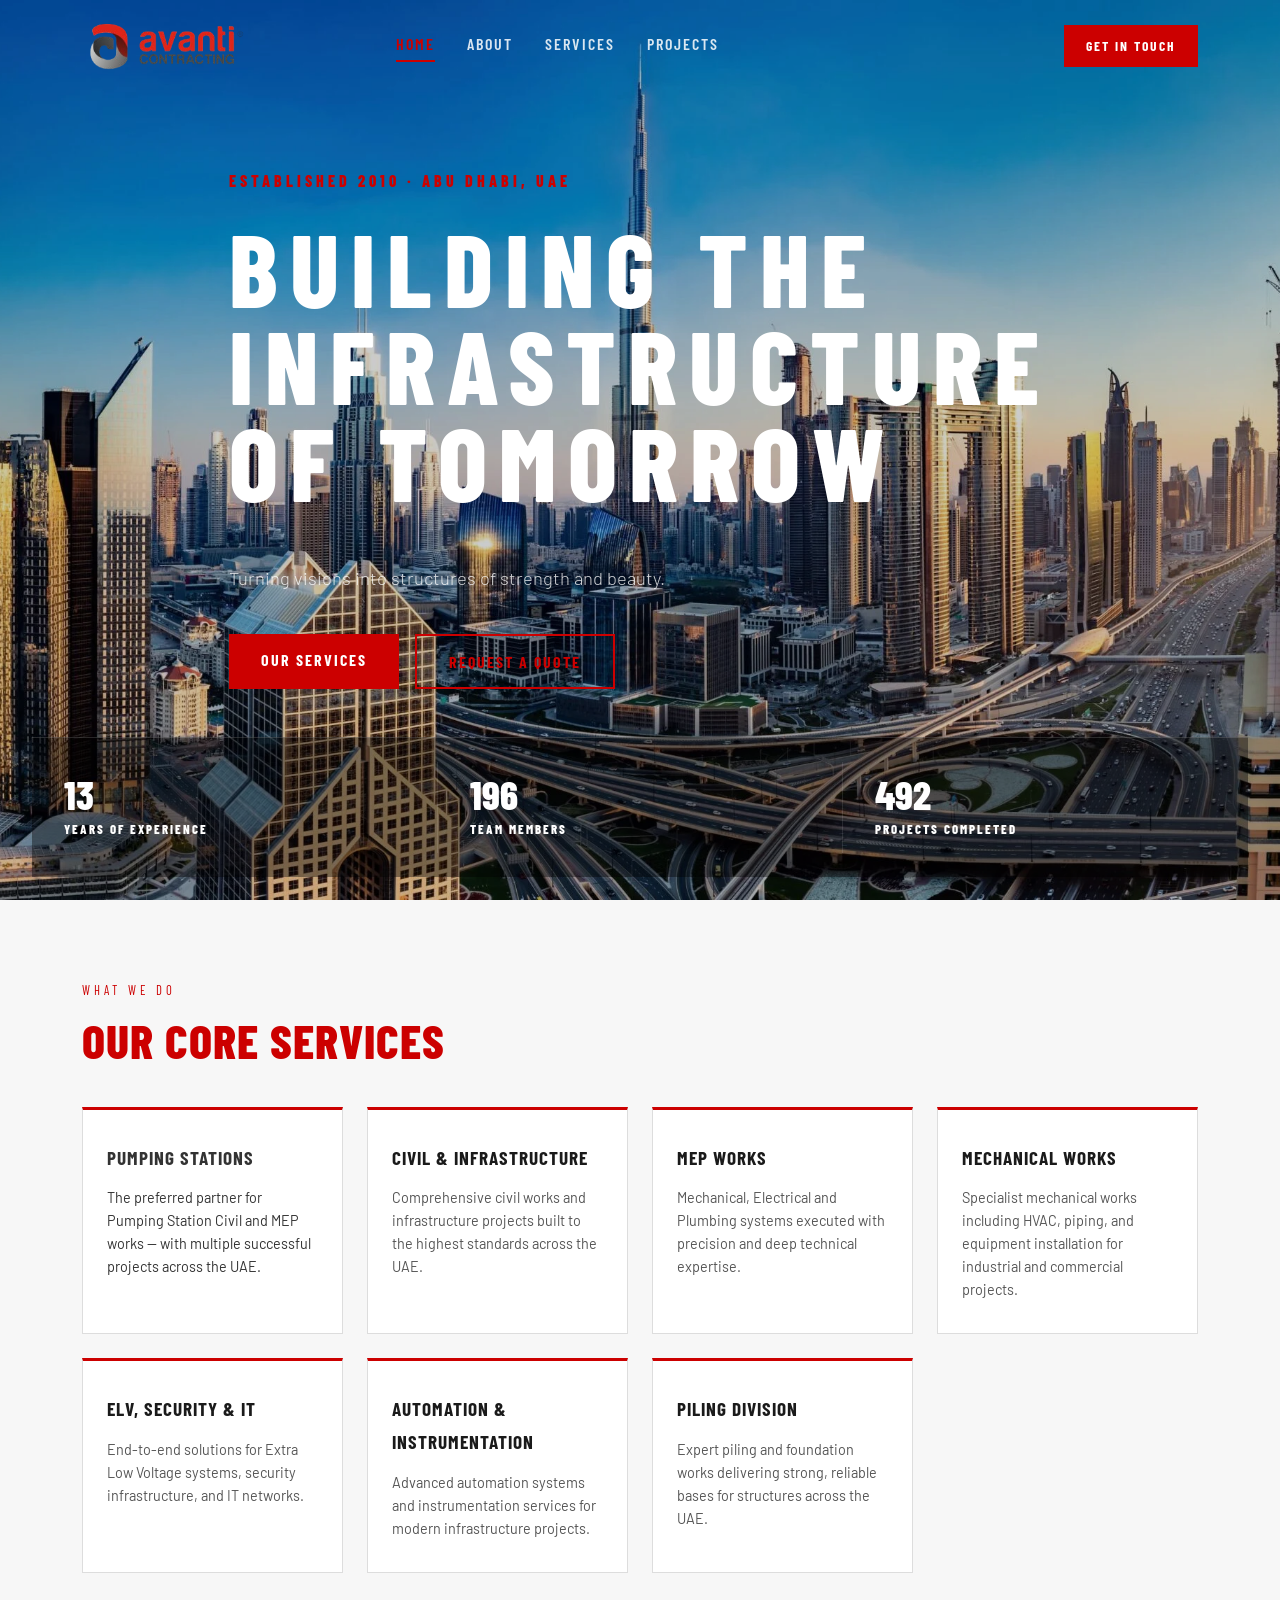
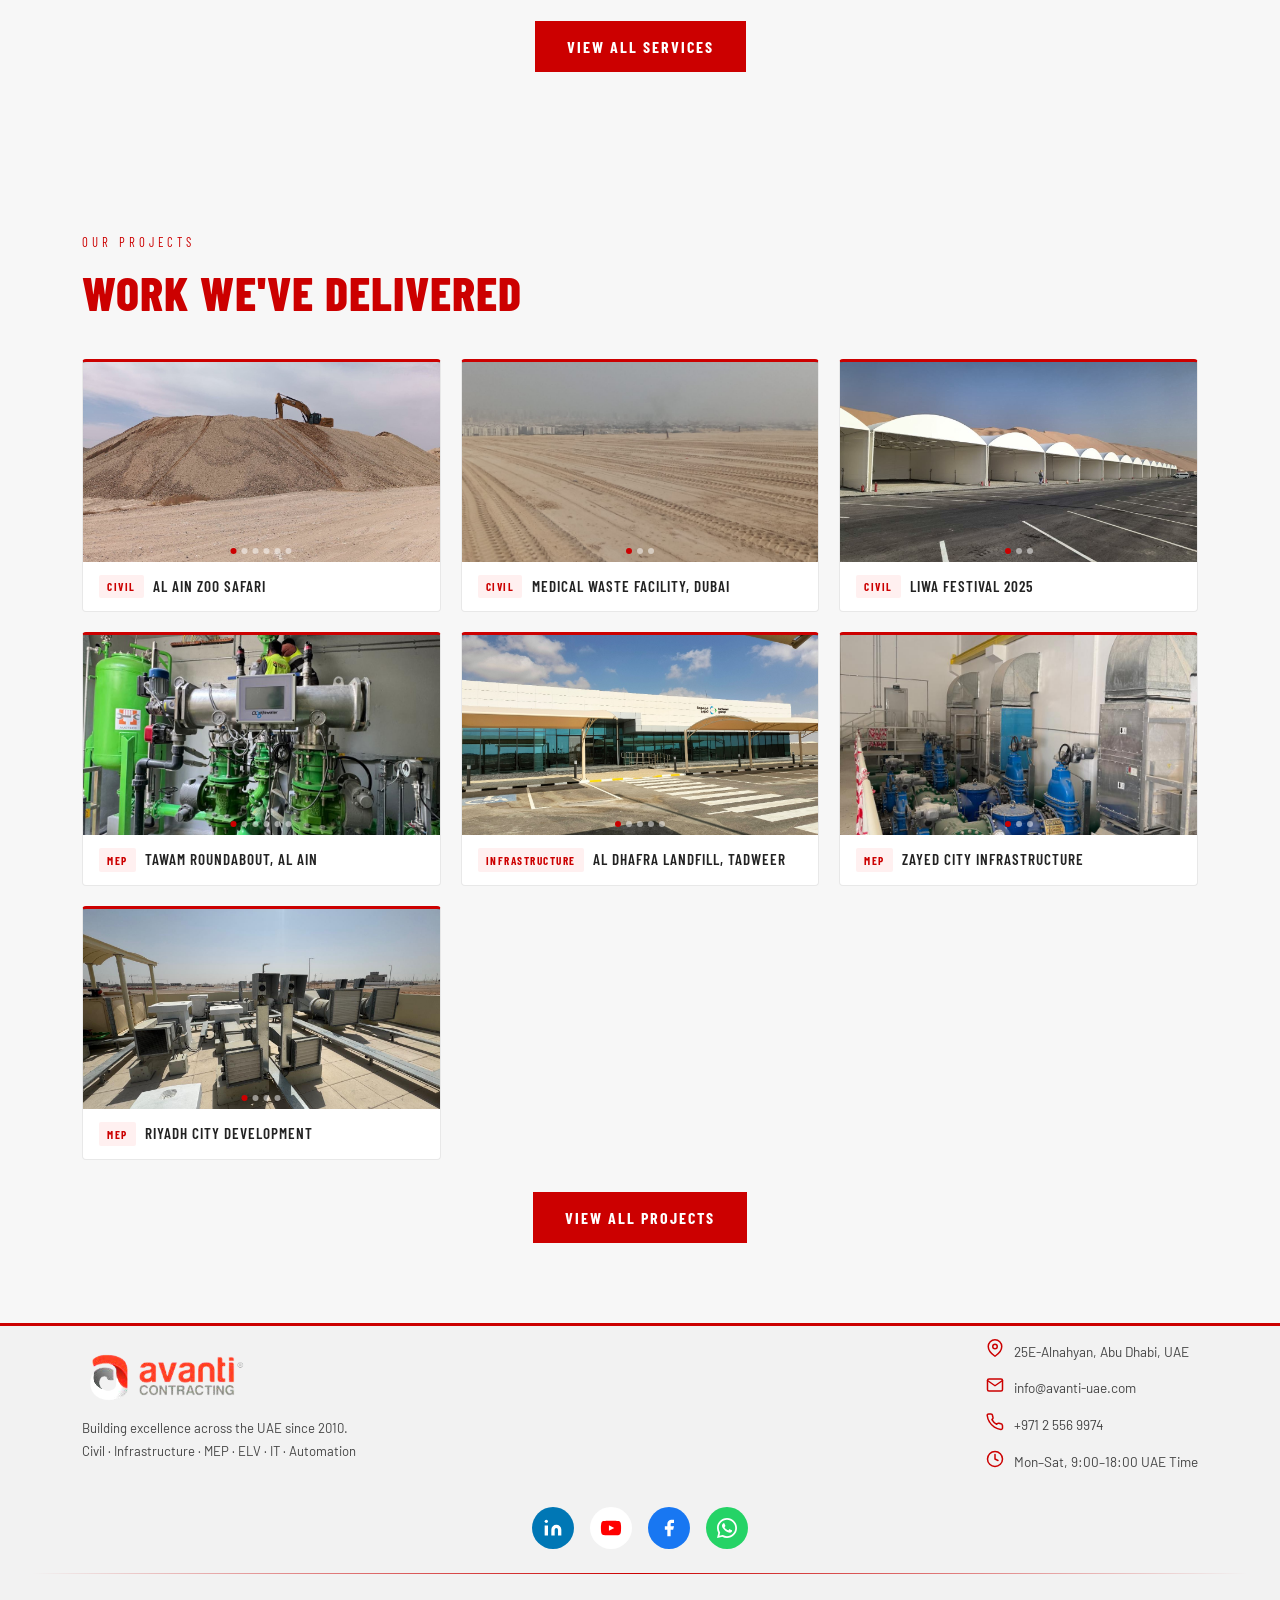
<file: index.html>
<!DOCTYPE html>
<html lang="en">
<head>
  <meta charset="UTF-8" />
  <meta name="viewport" content="width=device-width, initial-scale=1.0"/>
  <title>Avanti Contracting – Civil, Infrastructure & MEP</title>
  <link rel="stylesheet" href="css/style.css" />
  <link href="https://fonts.googleapis.com/css2?family=Barlow+Condensed:wght@400;600;700;800&family=Barlow:wght@300;400;500&display=swap" rel="stylesheet"/>
</head>
<body>

  <!-- HEADER / NAV -->
  <header class="site-header">
    <div class="container header-inner">
      <div class="logo">
        <a href="index.html"><img src="images/avanti_logo.png" alt="Avanti Contracting Logo" style="height:50px; width:auto;" /></a>
      </div>
      <nav class="main-nav">
        <a href="index.html" class="active">Home</a>
        <a href="about.html">About</a>
        <a href="services.html">Services</a>
        <a href="projects.html">Projects</a>
        <a href="projects.html">Projects</a>
        <a href="contact.html">Contact</a>
      </nav>
      <a href="contact.html" class="btn-header">Get in Touch</a>
    </div>
  </header>

  <!-- HERO -->
  <section class="hero">

  <!-- BACKGROUND IMAGE SLIDESHOW -->
  <div class="hero-bg-slides">
  <div class="hero-bg-slide active" style="background-image: url('images/construction_4.webp')"></div>
  <div class="hero-bg-slide" style="background-image: url('images/construction_2.jpg')"></div>
  <div class="hero-bg-slide" style="background-image: url('images/construction_1.jpg')"></div>
  <div class="hero-bg-slide" style="background-image: url('images/construction_5.png')"></div>
  <div class="hero-bg-slide" style="background-image: url('images/construction_6.jpg')"></div>
</div>

  <!-- DARK OVERLAY -->
  <div class="hero-overlay"></div>

  <!-- HERO CONTENT -->
  <div class="container hero-content">
    <p class="hero-tag animate-hero delay-1">Established 2010 · Abu Dhabi, UAE</p>
    <div class="hero-slideshow">
      <h1 class="hero-title">
        <span class="hero-line line-1">BUILDING THE</span><br>
        <span class="hero-line line-2">INFRASTRUCTURE</span><br>
        <span class="hero-line line-3">OF TOMORROW</span>
      </h1>
    </div>
    <p class="hero-desc animate-hero delay-2">Turning visions into structures of strength and beauty.</p>
    <div class="hero-cta animate-hero delay-3">
      <a href="services.html" class="btn-primary">Our Services</a>
      <a href="contact.html" class="btn-secondary">Request a Quote</a>
    </div>
  </div>

  <!-- HERO STATS -->
  <div class="hero-stats">
    <div class="stat"><span class="stat-num" data-target="14">0</span><span class="stat-label">Years of Experience</span></div>
    <div class="stat"><span class="stat-num" data-target="200">0</span><span class="stat-label">Team Members</span></div>
    <div class="stat"><span class="stat-num" data-target="500">0</span><span class="stat-label">Projects Completed</span></div>
  </div>

</section>

  <!-- SERVICES PREVIEW -->
  <section class="section services-preview">
    <div class="container">
      <p class="section-tag">What We Do</p>
      <h2 class="section-title">Our Core Services</h2>
      <div class="services-grid">
        <div class="service-card highlight">
          <h3>Pumping Stations</h3>
          <p>The preferred partner for Pumping Station Civil and MEP works — with multiple successful projects across the UAE.</p>
        </div>
        <div class="service-card">
          <h3>Civil & Infrastructure</h3>
          <p>Comprehensive civil works and infrastructure projects built to the highest standards across the UAE.</p>
        </div>
        <div class="service-card">
          <h3>MEP Works</h3>
          <p>Mechanical, Electrical and Plumbing systems executed with precision and deep technical expertise.</p>
        </div>
        <div class="service-card">
          <h3>Mechanical Works</h3>
          <p>Specialist mechanical works including HVAC, piping, and equipment installation for industrial and commercial projects.</p>
        </div>
        <div class="service-card">
          <h3>ELV, Security & IT</h3>
          <p>End-to-end solutions for Extra Low Voltage systems, security infrastructure, and IT networks.</p>
        </div>
        <div class="service-card">
          <h3>Automation & Instrumentation</h3>
          <p>Advanced automation systems and instrumentation services for modern infrastructure projects.</p>
        </div>
        <div class="service-card">
          <h3>Piling Division</h3>
          <p>Expert piling and foundation works delivering strong, reliable bases for structures across the UAE.</p>
        </div>
      </div>
      <div class="center-btn">
        <a href="services.html" class="btn-primary">View All Services</a>
      </div>
    </div>
  </section>

 <!-- PROJECT PHOTOS SECTION -->
<section class="section photos-section">
  <div class="container">
    <p class="section-tag">Our Projects</p>
    <h2 class="section-title">Work We've Delivered</h2>

    <div class="home-projects-grid">

      <!-- Card 1: Al Ain Zoo -->
      <div class="home-proj-card">
        <div class="home-proj-slideshow" data-hss="1">
          <img src="images/al-ain-zoo-1.jpg" class="active" alt="Al Ain Zoo" />
          <img src="images/al-ain-zoo-2.jpg" alt="Al Ain Zoo" />
          <img src="images/al-ain-zoo-3.jpg" alt="Al Ain Zoo" />
          <img src="images/al-ain-zoo-4.jpg" alt="Al Ain Zoo" />
          <img src="images/al-ain-zoo-5.jpg" alt="Al Ain Zoo" />
          <img src="images/al-ain-zoo-6.jpg" alt="Al Ain Zoo" />
          <button class="hss-arrow prev" onclick="hssChange(1,-1,event)">&#8249;</button>
          <button class="hss-arrow next" onclick="hssChange(1,1,event)">&#8250;</button>
          <div class="hss-dots">
            <span class="hss-dot active" onclick="hssGoto(1,0,event)"></span>
            <span class="hss-dot" onclick="hssGoto(1,1,event)"></span>
            <span class="hss-dot" onclick="hssGoto(1,2,event)"></span>
            <span class="hss-dot" onclick="hssGoto(1,3,event)"></span>
            <span class="hss-dot" onclick="hssGoto(1,4,event)"></span>
            <span class="hss-dot" onclick="hssGoto(1,5,event)"></span>
          </div>
        </div>
        <div class="home-proj-label">
          <span class="home-proj-cat">Civil</span>
          <span>Al Ain Zoo Safari</span>
        </div>
      </div>

      <!-- Card 2: Medical Waste -->
      <div class="home-proj-card">
        <div class="home-proj-slideshow" data-hss="2">
          <img src="images/Medical & Hazardous Waste Treatment Facility-1.jpg" class="active" alt="Medical Waste" />
          <img src="images/Medical & Hazardous Waste Treatment Facility-2.jpg" alt="Medical Waste" />
          <img src="images/Medical & Hazardous Waste Treatment Facility-3.jpg" alt="Medical Waste" />
          <button class="hss-arrow prev" onclick="hssChange(2,-1,event)">&#8249;</button>
          <button class="hss-arrow next" onclick="hssChange(2,1,event)">&#8250;</button>
          <div class="hss-dots">
            <span class="hss-dot active" onclick="hssGoto(2,0,event)"></span>
            <span class="hss-dot" onclick="hssGoto(2,1,event)"></span>
            <span class="hss-dot" onclick="hssGoto(2,2,event)"></span>
          </div>
        </div>
        <div class="home-proj-label">
          <span class="home-proj-cat">Civil</span>
          <span>Medical Waste Facility, Dubai</span>
        </div>
      </div>

      <!-- Card 3: Liwa Festival -->
      <div class="home-proj-card">
        <div class="home-proj-slideshow" data-hss="3">
          <img src="images/Tal Moreeb-Liwa-1.jpg" class="active" alt="Liwa Festival" />
          <img src="images/Tal Moreeb-Liwa-2.jpg" alt="Liwa Festival" />
          <img src="images/Tal Moreeb-Liwa-3.jpg" alt="Liwa Festival" />
          <button class="hss-arrow prev" onclick="hssChange(3,-1,event)">&#8249;</button>
          <button class="hss-arrow next" onclick="hssChange(3,1,event)">&#8250;</button>
          <div class="hss-dots">
            <span class="hss-dot active" onclick="hssGoto(3,0,event)"></span>
            <span class="hss-dot" onclick="hssGoto(3,1,event)"></span>
            <span class="hss-dot" onclick="hssGoto(3,2,event)"></span>
          </div>
        </div>
        <div class="home-proj-label">
          <span class="home-proj-cat">Civil</span>
          <span>Liwa Festival 2025</span>
        </div>
      </div>

      <!-- Card 4: Tawam Roundabout -->
      <div class="home-proj-card">
        <div class="home-proj-slideshow" data-hss="4">
          <img src="images/Converting Tawam Roundabout-1.jpg" class="active" alt="Tawam" />
          <img src="images/Converting Tawam Roundabout-2.jpg" alt="Tawam" />
          <img src="images/Converting Tawam Roundabout-3.jpg" alt="Tawam" />
          <img src="images/Converting Tawam Roundabout-4.jpg" alt="Tawam" />
          <img src="images/Converting Tawam Roundabout-5.jpg" alt="Tawam" />
          <img src="images/Converting Tawam Roundabout-6.jpg" alt="Tawam" />
          <button class="hss-arrow prev" onclick="hssChange(4,-1,event)">&#8249;</button>
          <button class="hss-arrow next" onclick="hssChange(4,1,event)">&#8250;</button>
          <div class="hss-dots">
            <span class="hss-dot active" onclick="hssGoto(4,0,event)"></span>
            <span class="hss-dot" onclick="hssGoto(4,1,event)"></span>
            <span class="hss-dot" onclick="hssGoto(4,2,event)"></span>
            <span class="hss-dot" onclick="hssGoto(4,3,event)"></span>
            <span class="hss-dot" onclick="hssGoto(4,4,event)"></span>
            <span class="hss-dot" onclick="hssGoto(4,5,event)"></span>
          </div>
        </div>
        <div class="home-proj-label">
          <span class="home-proj-cat">MEP</span>
          <span>Tawam Roundabout, Al Ain</span>
        </div>
      </div>

      <!-- Card 5: Tadweer -->
      <div class="home-proj-card">
        <div class="home-proj-slideshow" data-hss="5">
          <img src="images/Tadweer - Hameem-1.jpg" class="active" alt="Tadweer" />
          <img src="images/Tadweer - Hameem-2.jpg" alt="Tadweer" />
          <img src="images/Tadweer - Hameem-3.jpg" alt="Tadweer" />
          <img src="images/Tadweer - Hameem-4.jpg" alt="Tadweer" />
          <img src="images/Tadweer - Hameem-5.jpg" alt="Tadweer" />
          <button class="hss-arrow prev" onclick="hssChange(5,-1,event)">&#8249;</button>
          <button class="hss-arrow next" onclick="hssChange(5,1,event)">&#8250;</button>
          <div class="hss-dots">
            <span class="hss-dot active" onclick="hssGoto(5,0,event)"></span>
            <span class="hss-dot" onclick="hssGoto(5,1,event)"></span>
            <span class="hss-dot" onclick="hssGoto(5,2,event)"></span>
            <span class="hss-dot" onclick="hssGoto(5,3,event)"></span>
            <span class="hss-dot" onclick="hssGoto(5,4,event)"></span>
          </div>
        </div>
        <div class="home-proj-label">
          <span class="home-proj-cat">Infrastructure</span>
          <span>Al Dhafra Landfill, Tadweer</span>
        </div>
      </div>

      <!-- Card 6: Zayed City -->
      <div class="home-proj-card">
        <div class="home-proj-slideshow" data-hss="6">
          <img src="images/zayed1.jpg" class="active" alt="Zayed City" />
          <img src="images/zayed2.jpg" alt="Zayed City" />
          <img src="images/zayed3.jpg" alt="Zayed City" />
          <button class="hss-arrow prev" onclick="hssChange(6,-1,event)">&#8249;</button>
          <button class="hss-arrow next" onclick="hssChange(6,1,event)">&#8250;</button>
          <div class="hss-dots">
            <span class="hss-dot active" onclick="hssGoto(6,0,event)"></span>
            <span class="hss-dot" onclick="hssGoto(6,1,event)"></span>
            <span class="hss-dot" onclick="hssGoto(6,2,event)"></span>
          </div>
        </div>
        <div class="home-proj-label">
          <span class="home-proj-cat">MEP</span>
          <span>Zayed City Infrastructure</span>
        </div>
      </div>

      <!-- Card 7: Riyadh City -->
      <div class="home-proj-card">
        <div class="home-proj-slideshow" data-hss="7">
          <img src="images/Riyadh City Development –1.jpg" class="active" alt="Riyadh City" />
          <img src="images/Riyadh City Development –2.jpg" alt="Riyadh City" />
          <img src="images/Riyadh City Development –3.jpg" alt="Riyadh City" />
          <img src="images/Riyadh City Development –4.jpg" alt="Riyadh City" />
          <button class="hss-arrow prev" onclick="hssChange(7,-1,event)">&#8249;</button>
          <button class="hss-arrow next" onclick="hssChange(7,1,event)">&#8250;</button>
          <div class="hss-dots">
            <span class="hss-dot active" onclick="hssGoto(7,0,event)"></span>
            <span class="hss-dot" onclick="hssGoto(7,1,event)"></span>
            <span class="hss-dot" onclick="hssGoto(7,2,event)"></span>
            <span class="hss-dot" onclick="hssGoto(7,3,event)"></span>
          </div>
        </div>
        <div class="home-proj-label">
          <span class="home-proj-cat">MEP</span>
          <span>Riyadh City Development</span>
        </div>
      </div>

    </div>

    <div class="center-btn" style="margin-top:2rem;">
      <a href="projects.html" class="btn-primary">View All Projects</a>
    </div>
  </div>
</section>

  <!-- FOOTER -->
  <footer class="site-footer">
  <div class="container footer-top">
    <div class="footer-brand animate-footer">
      <a href="index.html"><img src="images/avanti_logo.png" alt="Avanti Contracting Logo" style="height:50px; width:auto; filter: brightness(2) contrast(1.2);" /></a>
      <p>Building excellence across the UAE since 2010.<br>Civil · Infrastructure · MEP · ELV · IT · Automation</p>
    </div>
    <div class="footer-contact-icons animate-footer">
      <div class="footer-icon-item">
        <span class="footer-icon"><svg xmlns="http://www.w3.org/2000/svg" viewBox="0 0 24 24" fill="none" stroke="#cc0000" stroke-width="2" stroke-linecap="round" stroke-linejoin="round" width="18" height="18"><path d="M21 10c0 7-9 13-9 13S3 17 3 10a9 9 0 0 1 18 0z"/><circle cx="12" cy="10" r="3"/></svg></span>
        <span>25E-Alnahyan, Abu Dhabi, UAE</span>
      </div>
      <div class="footer-icon-item">
        <span class="footer-icon"><svg xmlns="http://www.w3.org/2000/svg" viewBox="0 0 24 24" fill="none" stroke="#cc0000" stroke-width="2" stroke-linecap="round" stroke-linejoin="round" width="18" height="18"><path d="M4 4h16c1.1 0 2 .9 2 2v12c0 1.1-.9 2-2 2H4c-1.1 0-2-.9-2-2V6c0-1.1.9-2 2-2z"/><polyline points="22,6 12,13 2,6"/></svg></span>
        <span>info@avanti-uae.com</span>
      </div>
      <div class="footer-icon-item">
        <span class="footer-icon"><svg xmlns="http://www.w3.org/2000/svg" viewBox="0 0 24 24" fill="none" stroke="#cc0000" stroke-width="2" stroke-linecap="round" stroke-linejoin="round" width="18" height="18"><path d="M22 16.92v3a2 2 0 0 1-2.18 2 19.79 19.79 0 0 1-8.63-3.07A19.5 19.5 0 0 1 4.69 12a19.79 19.79 0 0 1-3.07-8.67A2 2 0 0 1 3.6 1.18h3a2 2 0 0 1 2 1.72c.127.96.361 1.903.7 2.81a2 2 0 0 1-.45 2.11L7.91 8.77a16 16 0 0 0 6.29 6.29l.91-.91a2 2 0 0 1 2.11-.45c.907.339 1.85.573 2.81.7a2 2 0 0 1 1.72 2.02z"/></svg></span>
        <span>+971 2 556 9974</span>
      </div>
      <div class="footer-icon-item">
        <span class="footer-icon"><svg xmlns="http://www.w3.org/2000/svg" viewBox="0 0 24 24" fill="none" stroke="#cc0000" stroke-width="2" stroke-linecap="round" stroke-linejoin="round" width="18" height="18"><circle cx="12" cy="12" r="10"/><polyline points="12 6 12 12 16 14"/></svg></span>
        <span>Mon–Sat, 9:00–18:00 UAE Time</span>
      </div>
    </div>
  </div>

<div class="footer-social animate-footer">
  <a href="https://ae.linkedin.com/company/avanti-contracting-&-general-maintenance" target="_blank" class="social-btn linkedin" title="LinkedIn">
    <svg xmlns="http://www.w3.org/2000/svg" viewBox="0 0 24 24"><path d="M16 8a6 6 0 0 1 6 6v7h-4v-7a2 2 0 0 0-2-2 2 2 0 0 0-2 2v7h-4v-7a6 6 0 0 1 6-6z"/><rect x="2" y="9" width="4" height="12"/><circle cx="4" cy="4" r="2"/></svg>
  </a>
  <a href="https://www.youtube.com/channel/UCp6lrFs3oOhGaDWDqDpE3rA" target="_blank" class="social-btn youtube-btn" title="YouTube">
    <svg xmlns="http://www.w3.org/2000/svg" viewBox="0 0 24 24" fill="none"><path fill="#FF0000" d="M22.54 6.42a2.78 2.78 0 0 0-1.95-1.96C18.88 4 12 4 12 4s-6.88 0-8.59.46a2.78 2.78 0 0 0-1.95 1.96A29 29 0 0 0 1 12a29 29 0 0 0 .46 5.58A2.78 2.78 0 0 0 3.41 19.6C5.12 20 12 20 12 20s6.88 0 8.59-.46a2.78 2.78 0 0 0 1.95-1.95A29 29 0 0 0 23 12a29 29 0 0 0-.46-5.58z"/><polygon fill="#ffffff" points="9.75 15.02 15.5 12 9.75 8.98 9.75 15.02"/></svg>
  </a>
  <a href="https://www.facebook.com/people/Avanti-Contracting-and-General-Maintenance/100093228972796/" target="_blank" class="social-btn facebook" title="Facebook">
    <svg xmlns="http://www.w3.org/2000/svg" viewBox="0 0 24 24"><path d="M18 2h-3a5 5 0 0 0-5 5v3H7v4h3v8h4v-8h3l1-4h-4V7a1 1 0 0 1 1-1h3z"/></svg>
  </a>
  <a href="https://wa.me/971589056727" target="_blank" class="social-btn whatsapp" title="WhatsApp">
    <svg xmlns="http://www.w3.org/2000/svg" viewBox="0 0 24 24"><path d="M17.472 14.382c-.297-.149-1.758-.867-2.03-.967-.273-.099-.471-.148-.67.15-.197.297-.767.966-.94 1.164-.173.199-.347.223-.644.075-.297-.15-1.255-.463-2.39-1.475-.883-.788-1.48-1.761-1.653-2.059-.173-.297-.018-.458.13-.606.134-.133.298-.347.446-.52.149-.174.198-.298.298-.497.099-.198.05-.371-.025-.52-.075-.149-.669-1.612-.916-2.207-.242-.579-.487-.5-.669-.51-.173-.008-.371-.01-.57-.01-.198 0-.52.074-.792.372-.272.297-1.04 1.016-1.04 2.479 0 1.462 1.065 2.875 1.213 3.074.149.198 2.096 3.2 5.077 4.487.709.306 1.262.489 1.694.625.712.227 1.36.195 1.871.118.571-.085 1.758-.719 2.006-1.413.248-.694.248-1.289.173-1.413-.074-.124-.272-.198-.57-.347z"/><path d="M12 0C5.373 0 0 5.373 0 12c0 2.124.554 4.122 1.524 5.855L.057 23.887l6.206-1.448A11.945 11.945 0 0 0 12 24c6.627 0 12-5.373 12-12S18.627 0 12 0zm0 21.894a9.893 9.893 0 0 1-5.031-1.376l-.361-.214-3.732.871.944-3.63-.235-.374A9.859 9.859 0 0 1 2.106 12C2.106 6.533 6.533 2.106 12 2.106S21.894 6.533 21.894 12 17.467 21.894 12 21.894z"/></svg>
  </a>
</div>
<div class="footer-divider">
  <div class="footer-divider-line"></div>
</div>
  <div class="container footer-bottom-links">
    <div class="footer-nav-links animate-footer">
      <a href="index.html">Home</a>
      <span class="footer-sep">|</span>
      <a href="about.html">About</a>
      <span class="footer-sep">|</span>
      <a href="services.html">Services</a>
      <span class="footer-sep">|</span>
      <a href="projects.html">Projects</a>
      <span class="footer-sep">|</span>
        <a href="contact.html">Contact</a>
      <span class="footer-sep">|</span>
      <a href="certifications.html">Certifications</a>
      <span class="footer-sep">|</span>
      <a href="terms.html">Terms & Conditions</a>
      <span class="footer-sep">|</span>
      <a href="careers.html">Careers</a>
    </div>
    <div class="footer-copy animate-footer">
      <p>© 2024 Avanti Contracting. All rights reserved.</p>
    </div>
  </div>
</footer>

 <script>
document.addEventListener('DOMContentLoaded', function() {

  // ---- COUNTER ANIMATION ----
  function animateCounters() {
    const counters = document.querySelectorAll('.stat-num[data-target]');
    counters.forEach(counter => {
      const target = parseInt(counter.getAttribute('data-target'));
      const step = target / (2000 / 16);
      let current = 0;
      const timer = setInterval(() => {
        current += step;
        if (current >= target) {
          counter.textContent = target + '+';
          clearInterval(timer);
        } else {
          counter.textContent = Math.floor(current);
        }
      }, 16);
    });
  }
  animateCounters();

  // ---- BACKGROUND HERO SLIDESHOW ----
  let bgSlide = 0;
  const bgSlides = document.querySelectorAll('.hero-bg-slide');
  if (bgSlides.length > 0) {
    setInterval(function() {
      bgSlides[bgSlide].classList.remove('active');
      bgSlide = (bgSlide + 1) % bgSlides.length;
      bgSlides[bgSlide].classList.add('active');
    }, 3000);
  }

  // ---- PHOTO SLIDESHOW ----
  let current = 0;
  const slides = document.querySelectorAll('.slide');
  const dots = document.querySelectorAll('.dot');

  function showSlide(n) {
    if (slides.length === 0) return;
    slides[current].classList.remove('active');
    dots[current].classList.remove('active');
    current = (n + slides.length) % slides.length;
    slides[current].classList.add('active');
    dots[current].classList.add('active');
  }

  window.changeSlide = function(dir) { showSlide(current + dir); }
  window.goToSlide = function(n) { showSlide(n); }

  if (slides.length > 0) {
    setInterval(() => showSlide(current + 1), 4000);
  }

  // ---- FOOTER ANIMATION ----
  const footerObserver = new IntersectionObserver((entries) => {
    entries.forEach((entry, index) => {
      if (entry.isIntersecting) {
        setTimeout(() => {
          entry.target.classList.add('visible');
        }, index * 200);
      }
    });
  }, { threshold: 0.2 });

  document.querySelectorAll('.animate-footer').forEach(el => {
    footerObserver.observe(el);
  });

  // ---- DIVIDER ANIMATION ----
  const dividerObserver = new IntersectionObserver((entries) => {
    entries.forEach(entry => {
      if (entry.isIntersecting) {
        entry.target.classList.add('animated');
      }
    });
  }, { threshold: 0.5 });

  const divider = document.querySelector('.footer-divider-line');
  if (divider) dividerObserver.observe(divider);

});

// ---- HOME PROJECT SLIDESHOWS ----
const hssState = {};

function hssInit() {
  document.querySelectorAll('.home-proj-slideshow').forEach(ss => {
    const id = ss.getAttribute('data-hss');
    hssState[id] = { current: 0, timer: null };
    hssState[id].timer = setInterval(() => hssShow(id, hssState[id].current + 1), 3500);
  });
}

function hssShow(id, index) {
  const ss = document.querySelector(`.home-proj-slideshow[data-hss="${id}"]`);
  if (!ss) return;
  const imgs = ss.querySelectorAll('img');
  const dots = ss.querySelectorAll('.hss-dot');
  index = (index + imgs.length) % imgs.length;
  imgs.forEach(img => img.classList.remove('active'));
  dots.forEach(dot => dot.classList.remove('active'));
  imgs[index].classList.add('active');
  if (dots[index]) dots[index].classList.add('active');
  hssState[id].current = index;
}

function hssChange(id, dir, e) {
  e.stopPropagation();
  clearInterval(hssState[id].timer);
  hssShow(id, hssState[id].current + dir);
  hssState[id].timer = setInterval(() => hssShow(id, hssState[id].current + 1), 3500);
}

function hssGoto(id, index, e) {
  e.stopPropagation();
  clearInterval(hssState[id].timer);
  hssShow(id, index);
  hssState[id].timer = setInterval(() => hssShow(id, hssState[id].current + 1), 3500);
}

document.addEventListener('DOMContentLoaded', hssInit);
</script>
</body>
</html>
</file>
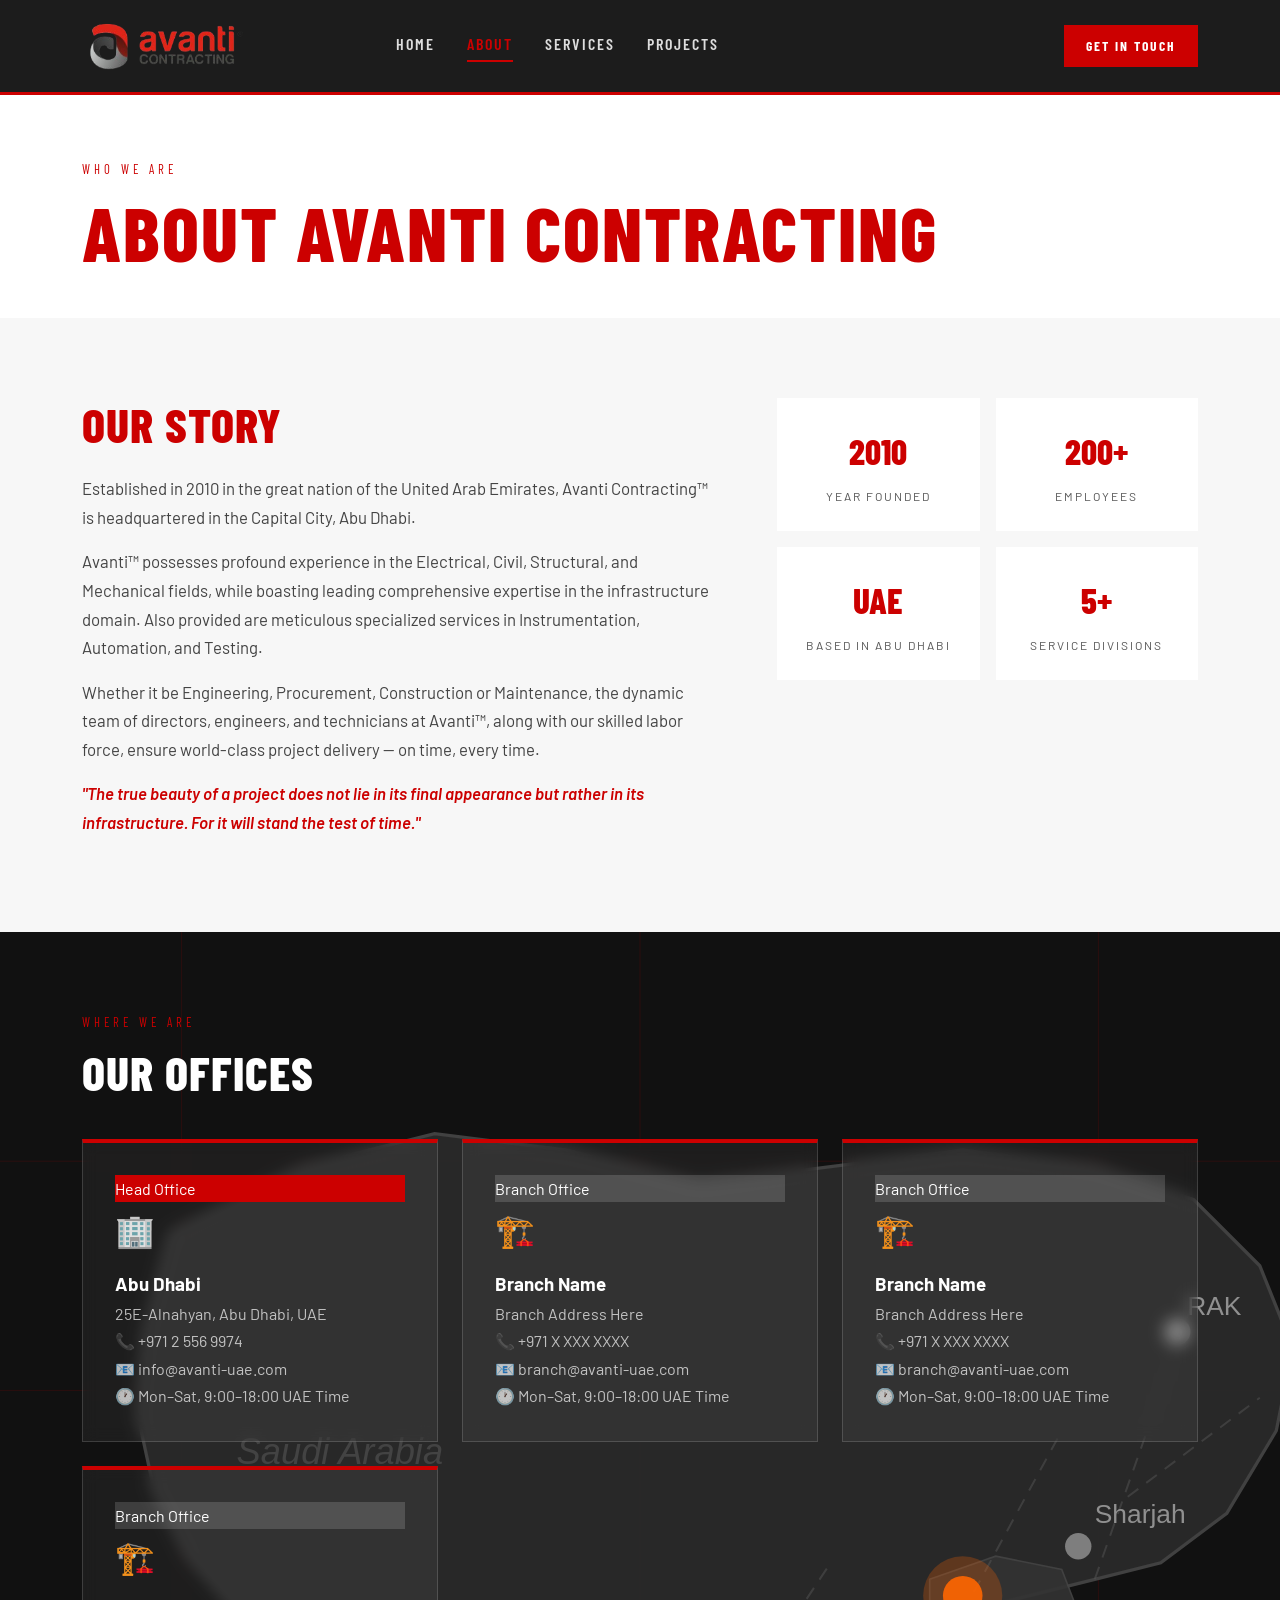
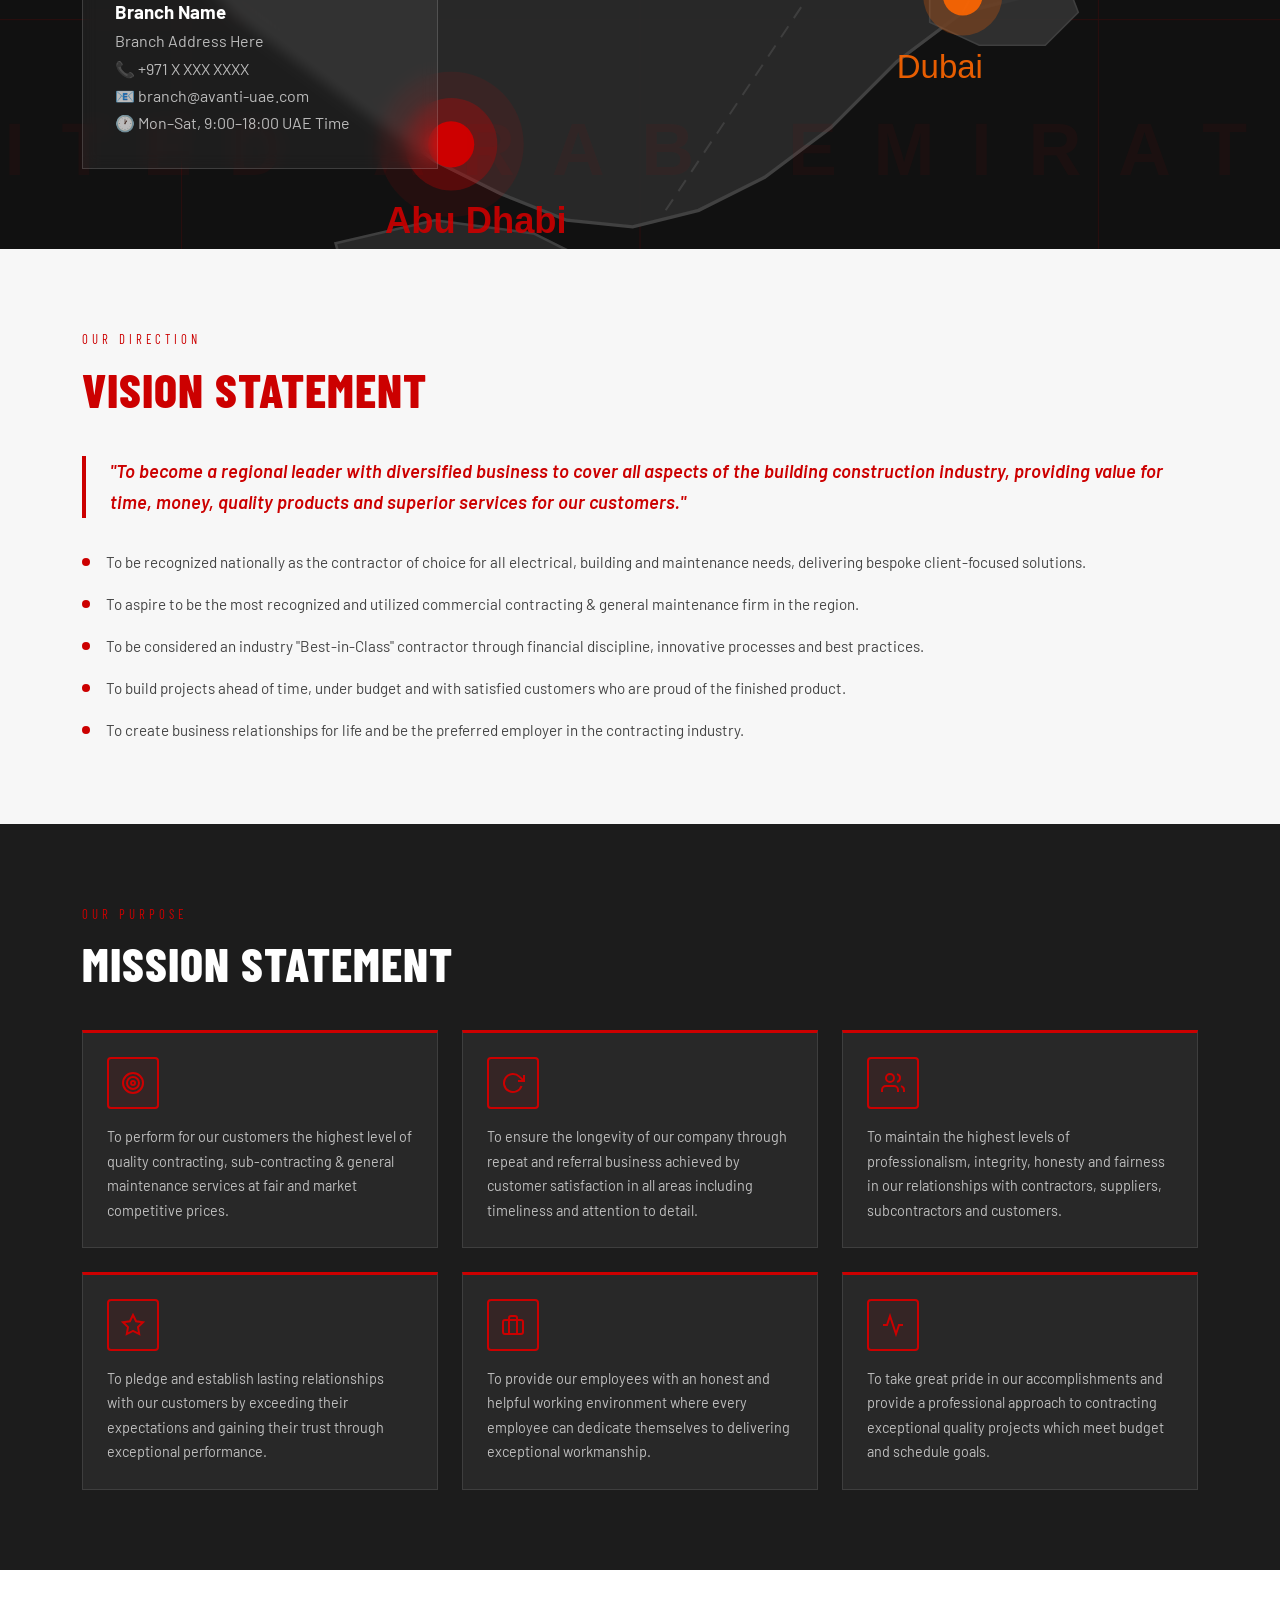
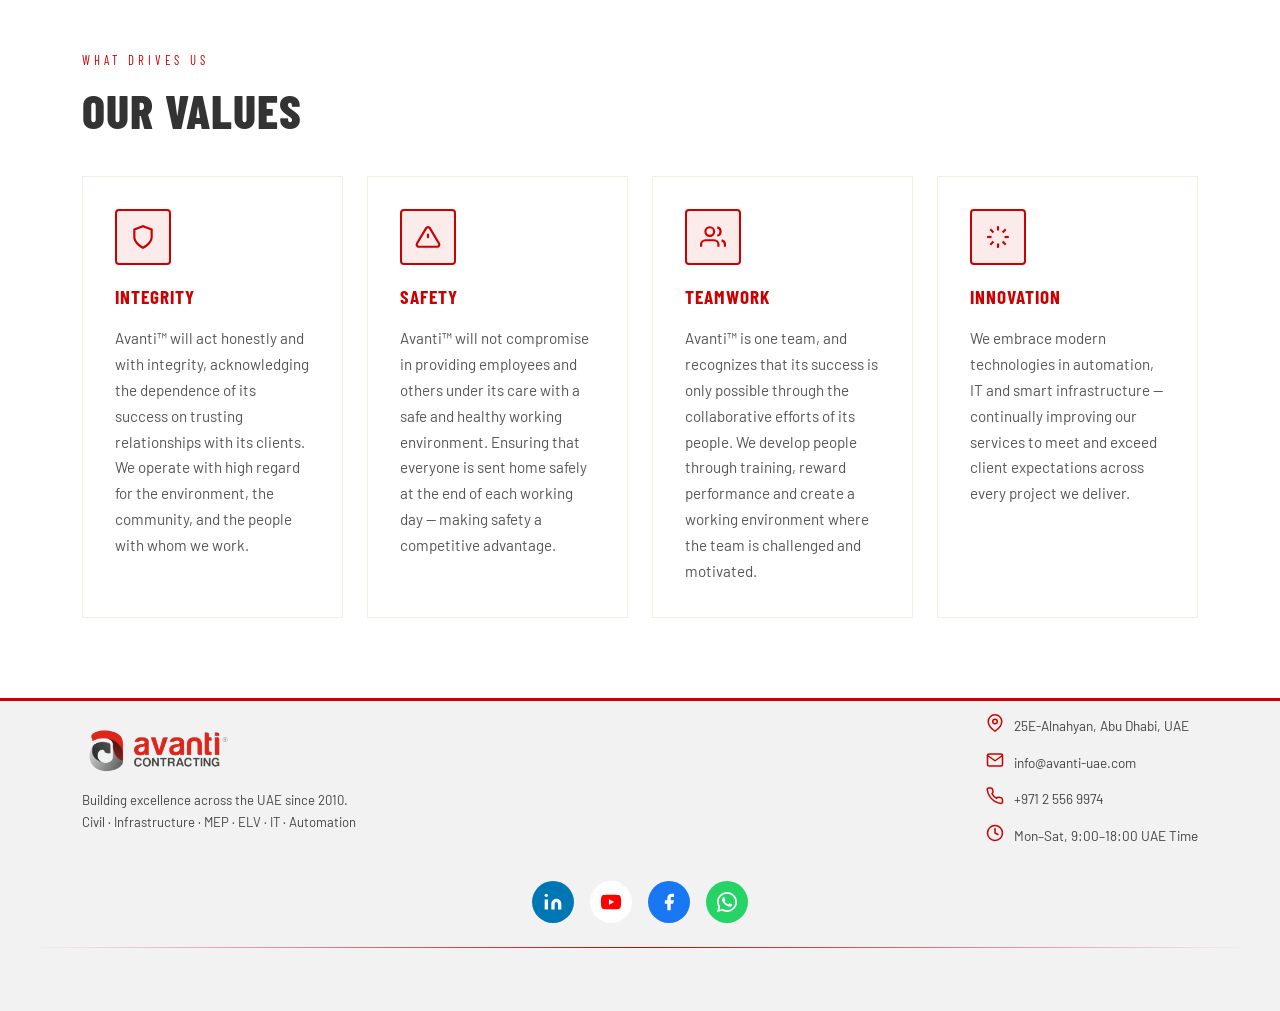
<file: about.html>
<!DOCTYPE html>
<html lang="en">
<head>
  <meta charset="UTF-8" />
  <meta name="viewport" content="width=device-width, initial-scale=1.0"/>
  <title>About Us – Avanti Contracting</title>
  <link rel="stylesheet" href="css/style.css" />
  <link href="https://fonts.googleapis.com/css2?family=Barlow+Condensed:wght@400;600;700;800&family=Barlow:wght@300;400;500&display=swap" rel="stylesheet"/>
</head>
<body>

  <header class="site-header page-header">
    <div class="container header-inner">
      <div class="logo">
        <a href="index.html"><img src="images/avanti_logo.png" alt="Avanti Contracting Logo" style="height:50px; width:auto;" /></a>
      </div>
      <nav class="main-nav">
        <a href="index.html">Home</a>
        <a href="about.html" class="active">About</a>
        <a href="services.html">Services</a>
        <a href="projects.html">Projects</a>
        <a href="projects.html">Projects</a>
        <a href="contact.html">Contact</a>
      </nav>
      <a href="contact.html" class="btn-header">Get in Touch</a>
    </div>
  </header>

  <!-- PAGE HERO -->
  <section class="page-hero">
    <div class="container">
      <p class="section-tag">Who We Are</p>
      <h1 class="page-hero-title">About Avanti Contracting</h1>
    </div>
  </section>

  <!-- ABOUT CONTENT -->
  <section class="section">
    <div class="container about-content">
      <div class="about-main">
  <h2 class="section-title">Our Story</h2>
  <p>Established in 2010 in the great nation of the United Arab Emirates, Avanti Contracting™ is headquartered in the Capital City, Abu Dhabi.</p>
  <p>Avanti™ possesses profound experience in the Electrical, Civil, Structural, and Mechanical fields, while boasting leading comprehensive expertise in the infrastructure domain. Also provided are meticulous specialized services in Instrumentation, Automation, and Testing.</p>
  <p>Whether it be Engineering, Procurement, Construction or Maintenance, the dynamic team of directors, engineers, and technicians at Avanti™, along with our skilled labor force, ensure world-class project delivery — on time, every time.</p>
  <p style="font-style:italic; color:#cc0000; font-weight:600; margin-top:1rem;">"The true beauty of a project does not lie in its final appearance but rather in its infrastructure. For it will stand the test of time."</p>
</div>
      <div class="about-facts">
  <div class="fact-card"><span class="fact-num">2010</span><span class="fact-label">Year Founded</span></div>
  <div class="fact-card"><span class="fact-num" data-target="200" data-suffix="+">0</span><span class="fact-label">Employees</span></div>
  <div class="fact-card"><span class="fact-num">UAE</span><span class="fact-label">Based in Abu Dhabi</span></div>
  <div class="fact-card"><span class="fact-num" data-target="5" data-suffix="+">0</span><span class="fact-label">Service Divisions</span></div>
</div>
    </div>
  </section>

  <!-- VALUES -->
   <!-- OFFICE LOCATIONS -->
<section class="section locations-section">
  <div class="map-bg">
<svg xmlns="http://www.w3.org/2000/svg" viewBox="0 0 1000 500" preserveAspectRatio="xMidYMid slice" width="100%" height="100%">
  <rect width="1000" height="500" fill="#111111"/>

  <!-- Grid Lines -->
  <g stroke="#cc0000" stroke-width="0.5" opacity="0.15">
    <line x1="0" y1="250" x2="1000" y2="250"/>
    <line x1="500" y1="0" x2="500" y2="500"/>
    <line x1="250" y1="0" x2="250" y2="500"/>
    <line x1="750" y1="0" x2="750" y2="500"/>
    <line x1="0" y1="125" x2="1000" y2="125"/>
    <line x1="0" y1="375" x2="1000" y2="375"/>
  </g>

  <!-- UAE OUTLINE -->
  <g transform="translate(100, 20) scale(1.8)">

    <!-- UAE main body -->
    <path d="
      M 80,80
      L 120,60
      L 160,50
      L 200,55
      L 240,65
      L 280,60
      L 320,55
      L 360,60
      L 390,70
      L 410,90
      L 420,115
      L 415,140
      L 400,165
      L 380,180
      L 360,185
      L 340,190
      L 320,195
      L 300,210
      L 280,230
      L 260,245
      L 240,255
      L 220,260
      L 200,258
      L 180,250
      L 160,240
      L 140,225
      L 120,210
      L 100,195
      L 85,178
      L 75,158
      L 70,135
      L 72,110
      Z
    " fill="#2a2a2a" stroke="#444444" stroke-width="1" opacity="0.95"/>

    <!-- Abu Dhabi island area -->
    <path d="
      M 130,265
      L 160,258
      L 190,262
      L 210,272
      L 205,282
      L 180,285
      L 150,280
      L 132,272
      Z
    " fill="#2a2a2a" stroke="#444444" stroke-width="0.8" opacity="0.9"/>

    <!-- Dubai coastline detail -->
    <path d="
      M 310,185
      L 330,178
      L 350,182
      L 355,195
      L 345,205
      L 325,205
      L 310,198
      Z
    " fill="#333333" stroke="#444444" stroke-width="0.5" opacity="0.9"/>

    <!-- Emirates borders (internal) -->
    <g stroke="#555555" stroke-width="0.6" opacity="0.5" stroke-dasharray="4,3">
      <!-- Abu Dhabi / Dubai border -->
      <line x1="230" y1="255" x2="280" y2="180"/>
      <!-- Dubai / Sharjah -->
      <line x1="320" y1="195" x2="350" y2="140"/>
      <!-- Sharjah / Ajman / UAQ / RAK -->
      <line x1="360" y1="185" x2="390" y2="100"/>
      <!-- Oman enclave Hatta -->
      <line x1="370" y1="160" x2="410" y2="130"/>
    </g>

    <!-- City Dots -->
    <!-- Abu Dhabi -->
    <circle cx="165" cy="235" r="7" fill="#cc0000" opacity="1"/>
    <circle cx="165" cy="235" r="14" fill="#cc0000" opacity="0.3"/>
    <circle cx="165" cy="235" r="22" fill="#cc0000" opacity="0.1"/>

    <!-- Dubai -->
    <circle cx="320" cy="190" r="6" fill="#ff6600" opacity="0.9"/>
    <circle cx="320" cy="190" r="12" fill="#ff6600" opacity="0.25"/>

    <!-- Sharjah -->
    <circle cx="355" cy="175" r="4" fill="#ffffff" opacity="0.4"/>

    <!-- RAK -->
    <circle cx="385" cy="110" r="4" fill="#ffffff" opacity="0.4"/>

    <!-- City Labels -->
    <text x="145" y="262" font-family="Arial" font-size="11" fill="#cc0000" font-weight="bold" opacity="0.9">Abu Dhabi</text>
    <text x="300" y="215" font-family="Arial" font-size="10" fill="#ff6600" opacity="0.9">Dubai</text>
    <text x="360" y="168" font-family="Arial" font-size="8" fill="#aaaaaa" opacity="0.8">Sharjah</text>
    <text x="388" y="105" font-family="Arial" font-size="8" fill="#aaaaaa" opacity="0.8">RAK</text>

    <!-- Arabian Gulf label -->
    <text x="80" y="310" font-family="Arial" font-size="13" fill="#cc0000" opacity="0.25" font-style="italic">Arabian Gulf</text>

    <!-- Oman border label -->
    <text x="420" y="160" font-family="Arial" font-size="11" fill="#555555" opacity="0.6" font-style="italic">Oman</text>

    <!-- Saudi Arabia label -->
    <text x="100" y="150" font-family="Arial" font-size="11" fill="#555555" opacity="0.6" font-style="italic">Saudi Arabia</text>

  </g>

  <!-- UAE text watermark -->
  <text x="500" y="460" font-family="Arial" font-size="40" fill="#cc0000" opacity="0.05" text-anchor="middle" font-weight="bold" letter-spacing="20">UNITED ARAB EMIRATES</text>

</svg>
</div>
  <div class="container">
    <p class="section-tag">Where We Are</p>
    <h2 class="section-title">Our Offices</h2>
    <div class="locations-grid">

      <div class="location-card main-office">
        <div class="location-badge">Head Office</div>
        <div class="location-icon">🏢</div>
        <h3>Abu Dhabi</h3>
        <p>25E-Alnahyan, Abu Dhabi, UAE</p>
        <p>📞 +971 2 556 9974</p>
        <p>📧 info@avanti-uae.com</p>
        <p>🕐 Mon–Sat, 9:00–18:00 UAE Time</p>
      </div>

      <div class="location-card">
        <div class="location-badge branch">Branch Office</div>
        <div class="location-icon">🏗️</div>
        <h3>Branch Name</h3>
        <p>Branch Address Here</p>
        <p>📞 +971 X XXX XXXX</p>
        <p>📧 branch@avanti-uae.com</p>
        <p>🕐 Mon–Sat, 9:00–18:00 UAE Time</p>
      </div>

      <div class="location-card">
        <div class="location-badge branch">Branch Office</div>
        <div class="location-icon">🏗️</div>
        <h3>Branch Name</h3>
        <p>Branch Address Here</p>
        <p>📞 +971 X XXX XXXX</p>
        <p>📧 branch@avanti-uae.com</p>
        <p>🕐 Mon–Sat, 9:00–18:00 UAE Time</p>
      </div>

      <div class="location-card">
  <div class="location-badge branch">Branch Office</div>
  <div class="location-icon">🏗️</div>
  <h3>Branch Name</h3>
  <p>Branch Address Here</p>
  <p>📞 +971 X XXX XXXX</p>
  <p>📧 branch@avanti-uae.com</p>
  <p>🕐 Mon–Sat, 9:00–18:00 UAE Time</p>
</div>

    </div>
  </div>
</section>
<!-- VISION STATEMENT -->
<section class="section vision-section">
  <div class="container">
    <p class="section-tag">Our Direction</p>
    <h2 class="section-title">Vision Statement</h2>
    <div class="vision-content">
      <div class="vision-main">
        <p class="vision-quote">"To become a regional leader with diversified business to cover all aspects of the building construction industry, providing value for time, money, quality products and superior services for our customers."</p>
        <div class="vision-points">
          <div class="vision-point">
            <span class="vision-dot"></span>
            <p>To be recognized nationally as the contractor of choice for all electrical, building and maintenance needs, delivering bespoke client-focused solutions.</p>
          </div>
          <div class="vision-point">
            <span class="vision-dot"></span>
            <p>To aspire to be the most recognized and utilized commercial contracting & general maintenance firm in the region.</p>
          </div>
          <div class="vision-point">
            <span class="vision-dot"></span>
            <p>To be considered an industry "Best-in-Class" contractor through financial discipline, innovative processes and best practices.</p>
          </div>
          <div class="vision-point">
            <span class="vision-dot"></span>
            <p>To build projects ahead of time, under budget and with satisfied customers who are proud of the finished product.</p>
          </div>
          <div class="vision-point">
            <span class="vision-dot"></span>
            <p>To create business relationships for life and be the preferred employer in the contracting industry.</p>
          </div>
        </div>
      </div>
    </div>
  </div>
</section>

<!-- MISSION STATEMENT -->
<section class="section mission-section">
  <div class="container">
    <p class="section-tag">Our Purpose</p>
    <h2 class="section-title">Mission Statement</h2>
    <div class="mission-grid">
  <div class="mission-card">
    <div class="mission-icon">
      <svg xmlns="http://www.w3.org/2000/svg" viewBox="0 0 24 24" fill="none" stroke="#cc0000" stroke-width="2"><circle cx="12" cy="12" r="10"/><circle cx="12" cy="12" r="6"/><circle cx="12" cy="12" r="2"/></svg>
    </div>
    <p>To perform for our customers the highest level of quality contracting, sub-contracting & general maintenance services at fair and market competitive prices.</p>
  </div>
  <div class="mission-card">
    <div class="mission-icon">
      <svg xmlns="http://www.w3.org/2000/svg" viewBox="0 0 24 24" fill="none" stroke="#cc0000" stroke-width="2"><polyline points="23 4 23 10 17 10"/><path d="M20.49 15a9 9 0 1 1-2.12-9.36L23 10"/></svg>
    </div>
    <p>To ensure the longevity of our company through repeat and referral business achieved by customer satisfaction in all areas including timeliness and attention to detail.</p>
  </div>
  <div class="mission-card">
    <div class="mission-icon">
      <svg xmlns="http://www.w3.org/2000/svg" viewBox="0 0 24 24" fill="none" stroke="#cc0000" stroke-width="2"><path d="M17 21v-2a4 4 0 0 0-4-4H5a4 4 0 0 0-4 4v2"/><circle cx="9" cy="7" r="4"/><path d="M23 21v-2a4 4 0 0 0-3-3.87"/><path d="M16 3.13a4 4 0 0 1 0 7.75"/></svg>
    </div>
    <p>To maintain the highest levels of professionalism, integrity, honesty and fairness in our relationships with contractors, suppliers, subcontractors and customers.</p>
  </div>
  <div class="mission-card">
    <div class="mission-icon">
      <svg xmlns="http://www.w3.org/2000/svg" viewBox="0 0 24 24" fill="none" stroke="#cc0000" stroke-width="2"><polygon points="12 2 15.09 8.26 22 9.27 17 14.14 18.18 21.02 12 17.77 5.82 21.02 7 14.14 2 9.27 8.91 8.26 12 2"/></svg>
    </div>
    <p>To pledge and establish lasting relationships with our customers by exceeding their expectations and gaining their trust through exceptional performance.</p>
  </div>
  <div class="mission-card">
    <div class="mission-icon">
      <svg xmlns="http://www.w3.org/2000/svg" viewBox="0 0 24 24" fill="none" stroke="#cc0000" stroke-width="2"><rect x="2" y="7" width="20" height="14" rx="2"/><path d="M16 21V5a2 2 0 0 0-2-2h-4a2 2 0 0 0-2 2v16"/></svg>
    </div>
    <p>To provide our employees with an honest and helpful working environment where every employee can dedicate themselves to delivering exceptional workmanship.</p>
  </div>
  <div class="mission-card">
    <div class="mission-icon">
      <svg xmlns="http://www.w3.org/2000/svg" viewBox="0 0 24 24" fill="none" stroke="#cc0000" stroke-width="2"><polyline points="22 12 18 12 15 21 9 3 6 12 2 12"/></svg>
    </div>
    <p>To take great pride in our accomplishments and provide a professional approach to contracting exceptional quality projects which meet budget and schedule goals.</p>
  </div>
</div>
  </div>
</section>
  <section class="section values-section">
    <div class="container">
      <p class="section-tag">What Drives Us</p>
      <h2 class="section-title">Our Values</h2>
      <div class="values-grid">
  <div class="value-card">
    <div class="value-icon">
      <svg xmlns="http://www.w3.org/2000/svg" viewBox="0 0 24 24" fill="none" stroke="#cc0000" stroke-width="2"><path d="M12 22s8-4 8-10V5l-8-3-8 3v7c0 6 8 10 8 10z"/></svg>
    </div>
    <h3>Integrity</h3>
    <p>Avanti™ will act honestly and with integrity, acknowledging the dependence of its success on trusting relationships with its clients. We operate with high regard for the environment, the community, and the people with whom we work.</p>
  </div>
  <div class="value-card">
    <div class="value-icon">
      <svg xmlns="http://www.w3.org/2000/svg" viewBox="0 0 24 24" fill="none" stroke="#cc0000" stroke-width="2"><path d="M10.29 3.86L1.82 18a2 2 0 0 0 1.71 3h16.94a2 2 0 0 0 1.71-3L13.71 3.86a2 2 0 0 0-3.42 0z"/><line x1="12" y1="9" x2="12" y2="13"/><line x1="12" y1="17" x2="12.01" y2="17"/></svg>
    </div>
    <h3>Safety</h3>
    <p>Avanti™ will not compromise in providing employees and others under its care with a safe and healthy working environment. Ensuring that everyone is sent home safely at the end of each working day — making safety a competitive advantage.</p>
  </div>
  <div class="value-card">
    <div class="value-icon">
      <svg xmlns="http://www.w3.org/2000/svg" viewBox="0 0 24 24" fill="none" stroke="#cc0000" stroke-width="2"><path d="M17 21v-2a4 4 0 0 0-4-4H5a4 4 0 0 0-4 4v2"/><circle cx="9" cy="7" r="4"/><path d="M23 21v-2a4 4 0 0 0-3-3.87"/><path d="M16 3.13a4 4 0 0 1 0 7.75"/></svg>
    </div>
    <h3>Teamwork</h3>
    <p>Avanti™ is one team, and recognizes that its success is only possible through the collaborative efforts of its people. We develop people through training, reward performance and create a working environment where the team is challenged and motivated.</p>
  </div>
  <div class="value-card">
    <div class="value-icon">
      <svg xmlns="http://www.w3.org/2000/svg" viewBox="0 0 24 24" fill="none" stroke="#cc0000" stroke-width="2"><line x1="12" y1="2" x2="12" y2="6"/><line x1="12" y1="18" x2="12" y2="22"/><line x1="4.93" y1="4.93" x2="7.76" y2="7.76"/><line x1="16.24" y1="16.24" x2="19.07" y2="19.07"/><line x1="2" y1="12" x2="6" y2="12"/><line x1="18" y1="12" x2="22" y2="12"/><line x1="4.93" y1="19.07" x2="7.76" y2="16.24"/><line x1="16.24" y1="7.76" x2="19.07" y2="4.93"/></svg>
    </div>
    <h3>Innovation</h3>
    <p>We embrace modern technologies in automation, IT and smart infrastructure — continually improving our services to meet and exceed client expectations across every project we deliver.</p>
  </div>
</div>
    </div>
  </section>

  <footer class="site-footer">
  <div class="container footer-top">
    <div class="footer-brand animate-footer">
      <a href="index.html"><img src="images/avanti_logo.png" alt="Avanti Contracting Logo" style="height:45px; width:auto;" /></a>
      <p>Building excellence across the UAE since 2010.<br>Civil · Infrastructure · MEP · ELV · IT · Automation</p>
    </div>
    <div class="footer-contact-icons animate-footer">
  <div class="footer-icon-item">
    <span class="footer-icon"><svg xmlns="http://www.w3.org/2000/svg" viewBox="0 0 24 24" fill="none" stroke="#cc0000" stroke-width="2" stroke-linecap="round" stroke-linejoin="round" width="18" height="18"><path d="M21 10c0 7-9 13-9 13S3 17 3 10a9 9 0 0 1 18 0z"/><circle cx="12" cy="10" r="3"/></svg></span>
    <span>25E-Alnahyan, Abu Dhabi, UAE</span>
  </div>
  <div class="footer-icon-item">
    <span class="footer-icon"><svg xmlns="http://www.w3.org/2000/svg" viewBox="0 0 24 24" fill="none" stroke="#cc0000" stroke-width="2" stroke-linecap="round" stroke-linejoin="round" width="18" height="18"><path d="M4 4h16c1.1 0 2 .9 2 2v12c0 1.1-.9 2-2 2H4c-1.1 0-2-.9-2-2V6c0-1.1.9-2 2-2z"/><polyline points="22,6 12,13 2,6"/></svg></span>
    <span>info@avanti-uae.com</span>
  </div>
  <div class="footer-icon-item">
    <span class="footer-icon"><svg xmlns="http://www.w3.org/2000/svg" viewBox="0 0 24 24" fill="none" stroke="#cc0000" stroke-width="2" stroke-linecap="round" stroke-linejoin="round" width="18" height="18"><path d="M22 16.92v3a2 2 0 0 1-2.18 2 19.79 19.79 0 0 1-8.63-3.07A19.5 19.5 0 0 1 4.69 12a19.79 19.79 0 0 1-3.07-8.67A2 2 0 0 1 3.6 1.18h3a2 2 0 0 1 2 1.72c.127.96.361 1.903.7 2.81a2 2 0 0 1-.45 2.11L7.91 8.77a16 16 0 0 0 6.29 6.29l.91-.91a2 2 0 0 1 2.11-.45c.907.339 1.85.573 2.81.7a2 2 0 0 1 1.72 2.02z"/></svg></span>
    <span>+971 2 556 9974</span>
  </div>
  <div class="footer-icon-item">
    <span class="footer-icon"><svg xmlns="http://www.w3.org/2000/svg" viewBox="0 0 24 24" fill="none" stroke="#cc0000" stroke-width="2" stroke-linecap="round" stroke-linejoin="round" width="18" height="18"><circle cx="12" cy="12" r="10"/><polyline points="12 6 12 12 16 14"/></svg></span>
    <span>Mon–Sat, 9:00–18:00 UAE Time</span>
  </div>
</div>
  </div>
  <div class="footer-social animate-footer">
  <a href="https://ae.linkedin.com/company/avanti-contracting-&-general-maintenance" target="_blank" class="social-btn linkedin" title="LinkedIn">
    <svg xmlns="http://www.w3.org/2000/svg" viewBox="0 0 24 24"><path d="M16 8a6 6 0 0 1 6 6v7h-4v-7a2 2 0 0 0-2-2 2 2 0 0 0-2 2v7h-4v-7a6 6 0 0 1 6-6z"/><rect x="2" y="9" width="4" height="12"/><circle cx="4" cy="4" r="2"/></svg>
  </a>
  <a href="https://www.youtube.com/channel/UCp6lrFs3oOhGaDWDqDpE3rA" target="_blank" class="social-btn youtube-btn" title="YouTube">
    <svg xmlns="http://www.w3.org/2000/svg" viewBox="0 0 24 24" fill="none"><path fill="#FF0000" d="M22.54 6.42a2.78 2.78 0 0 0-1.95-1.96C18.88 4 12 4 12 4s-6.88 0-8.59.46a2.78 2.78 0 0 0-1.95 1.96A29 29 0 0 0 1 12a29 29 0 0 0 .46 5.58A2.78 2.78 0 0 0 3.41 19.6C5.12 20 12 20 12 20s6.88 0 8.59-.46a2.78 2.78 0 0 0 1.95-1.95A29 29 0 0 0 23 12a29 29 0 0 0-.46-5.58z"/><polygon fill="#ffffff" points="9.75 15.02 15.5 12 9.75 8.98 9.75 15.02"/></svg>
  </a>
  <a href="https://www.facebook.com/people/Avanti-Contracting-and-General-Maintenance/100093228972796/" target="_blank" class="social-btn facebook" title="Facebook">
    <svg xmlns="http://www.w3.org/2000/svg" viewBox="0 0 24 24"><path d="M18 2h-3a5 5 0 0 0-5 5v3H7v4h3v8h4v-8h3l1-4h-4V7a1 1 0 0 1 1-1h3z"/></svg>
  </a>
  <a href="https://wa.me/971589056727" target="_blank" class="social-btn whatsapp" title="WhatsApp">
    <svg xmlns="http://www.w3.org/2000/svg" viewBox="0 0 24 24"><path d="M17.472 14.382c-.297-.149-1.758-.867-2.03-.967-.273-.099-.471-.148-.67.15-.197.297-.767.966-.94 1.164-.173.199-.347.223-.644.075-.297-.15-1.255-.463-2.39-1.475-.883-.788-1.48-1.761-1.653-2.059-.173-.297-.018-.458.13-.606.134-.133.298-.347.446-.52.149-.174.198-.298.298-.497.099-.198.05-.371-.025-.52-.075-.149-.669-1.612-.916-2.207-.242-.579-.487-.5-.669-.51-.173-.008-.371-.01-.57-.01-.198 0-.52.074-.792.372-.272.297-1.04 1.016-1.04 2.479 0 1.462 1.065 2.875 1.213 3.074.149.198 2.096 3.2 5.077 4.487.709.306 1.262.489 1.694.625.712.227 1.36.195 1.871.118.571-.085 1.758-.719 2.006-1.413.248-.694.248-1.289.173-1.413-.074-.124-.272-.198-.57-.347z"/><path d="M12 0C5.373 0 0 5.373 0 12c0 2.124.554 4.122 1.524 5.855L.057 23.887l6.206-1.448A11.945 11.945 0 0 0 12 24c6.627 0 12-5.373 12-12S18.627 0 12 0zm0 21.894a9.893 9.893 0 0 1-5.031-1.376l-.361-.214-3.732.871.944-3.63-.235-.374A9.859 9.859 0 0 1 2.106 12C2.106 6.533 6.533 2.106 12 2.106S21.894 6.533 21.894 12 17.467 21.894 12 21.894z"/></svg>
  </a>
</div>
  <div class="footer-divider">
    <div class="footer-divider-line"></div>
  </div>
  <div class="container footer-bottom-links">
    <div class="footer-nav-links animate-footer">
      <a href="index.html">Home</a>
      <span class="footer-sep">|</span>
      <a href="about.html">About</a>
      <span class="footer-sep">|</span>
      <a href="services.html">Services</a>
      <span class="footer-sep">|</span>
      <a href="projects.html">Projects</a>
      <span class="footer-sep">|</span>
        <a href="contact.html">Contact</a>
      <span class="footer-sep">|</span>
      <a href="certifications.html">Certifications</a>
      <span class="footer-sep">|</span>
      <a href="terms.html">Terms & Conditions</a>
      <span class="footer-sep">|</span>
      <a href="careers.html">Careers</a>
    </div>
    <div class="footer-copy animate-footer">
      <p>© 2024 Avanti Contracting. All rights reserved.</p>
    </div>
  </div>
</footer>

<script>
  const footerObserver = new IntersectionObserver((entries) => {
    entries.forEach((entry, index) => {
      if (entry.isIntersecting) {
        setTimeout(() => {
          entry.target.classList.add('visible');
        }, index * 200);
      }
    });
  }, { threshold: 0.2 });

  document.querySelectorAll('.animate-footer').forEach(el => {
    footerObserver.observe(el);
  });

  const dividerObserver = new IntersectionObserver((entries) => {
    entries.forEach(entry => {
      if (entry.isIntersecting) {
        entry.target.classList.add('animated');
      }
    });
  }, { threshold: 0.5 });

  const divider = document.querySelector('.footer-divider-line');
  if (divider) dividerObserver.observe(divider);
</script>

<script>
  const counters = document.querySelectorAll('.fact-num[data-target]');
  const counterObserver = new IntersectionObserver((entries) => {
    entries.forEach(entry => {
      if (entry.isIntersecting) {
        const el = entry.target;
        const target = +el.getAttribute('data-target');
        const suffix = el.getAttribute('data-suffix') || '';
        const duration = 1500;
        const steps = 60;
        const increment = target / steps;
        let current = 0;
        const timer = setInterval(() => {
          current += increment;
          if (current >= target) {
            el.textContent = target + suffix;
            clearInterval(timer);
          } else {
            el.textContent = Math.floor(current) + suffix;
          }
        }, duration / steps);
        counterObserver.unobserve(el);
      }
    });
  }, { threshold: 0.5 });

  counters.forEach(counter => counterObserver.observe(counter));
</script>
</body>
</html>
</file>
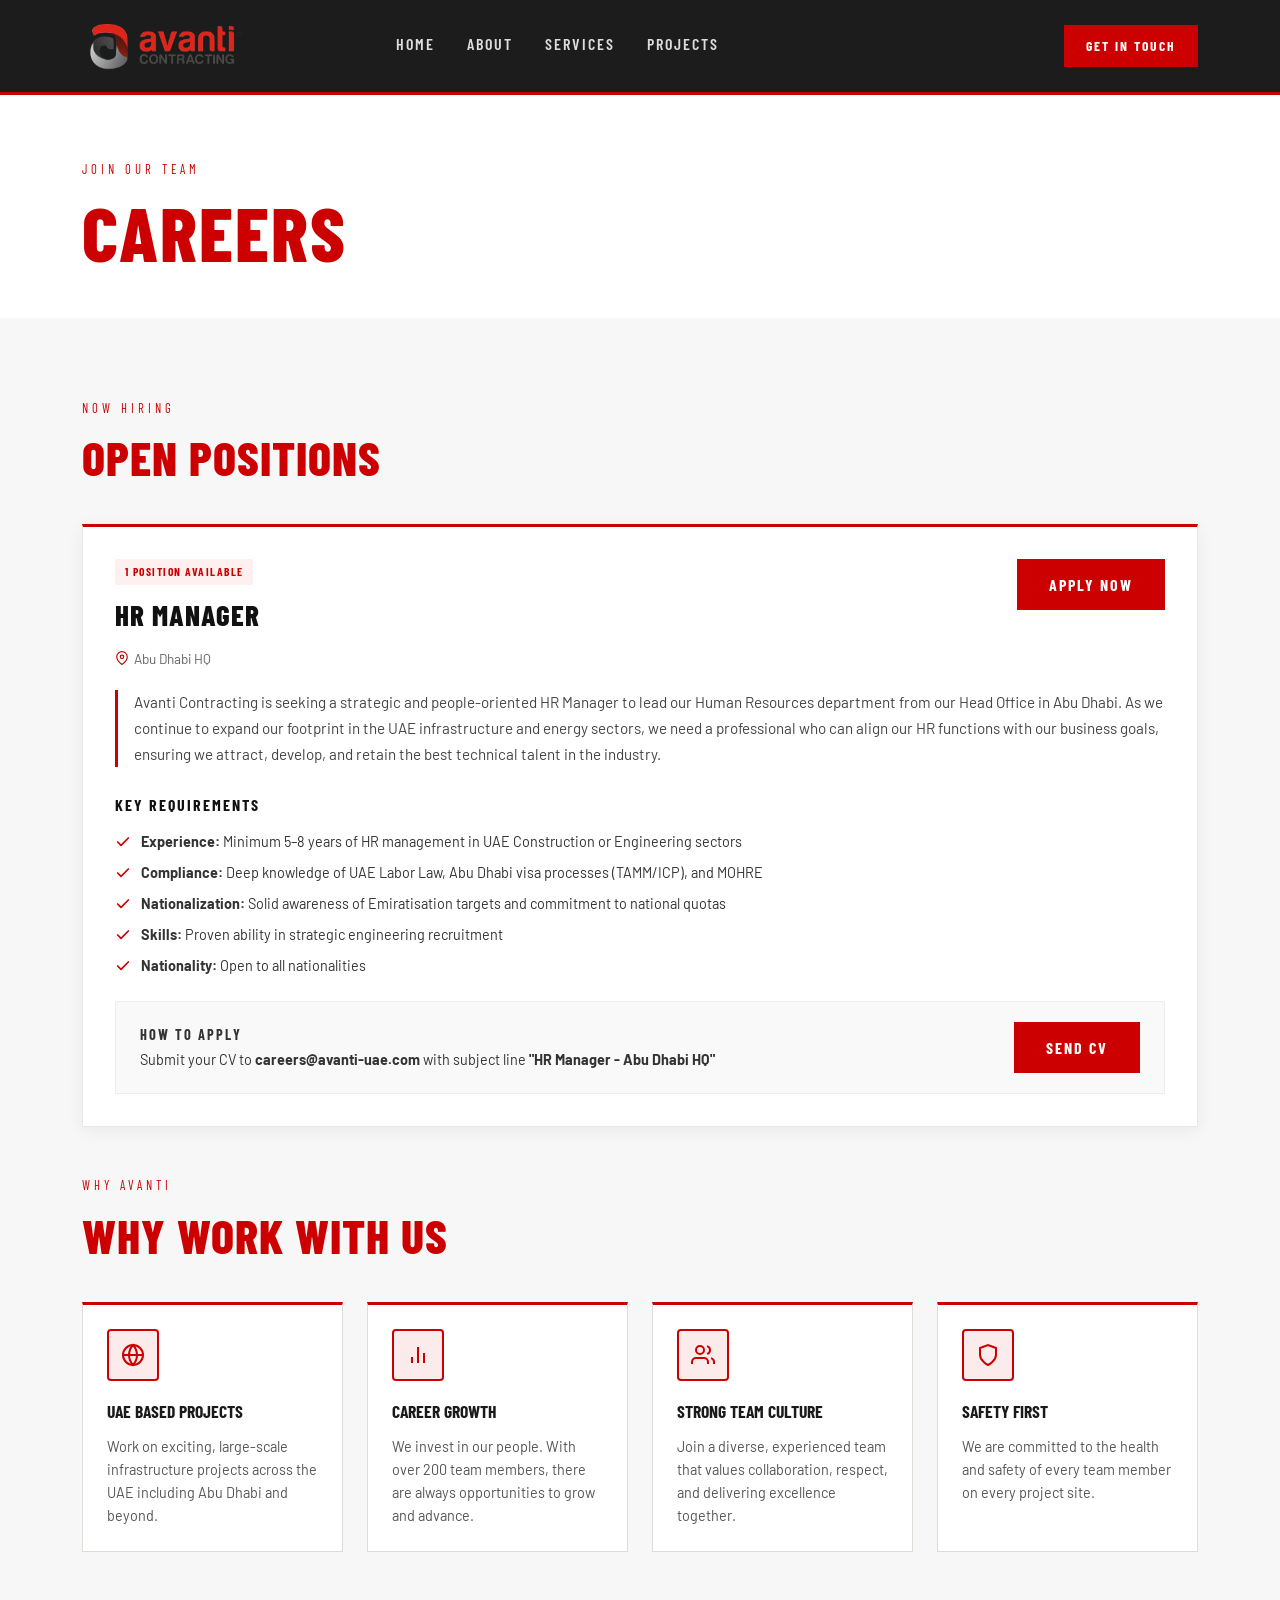
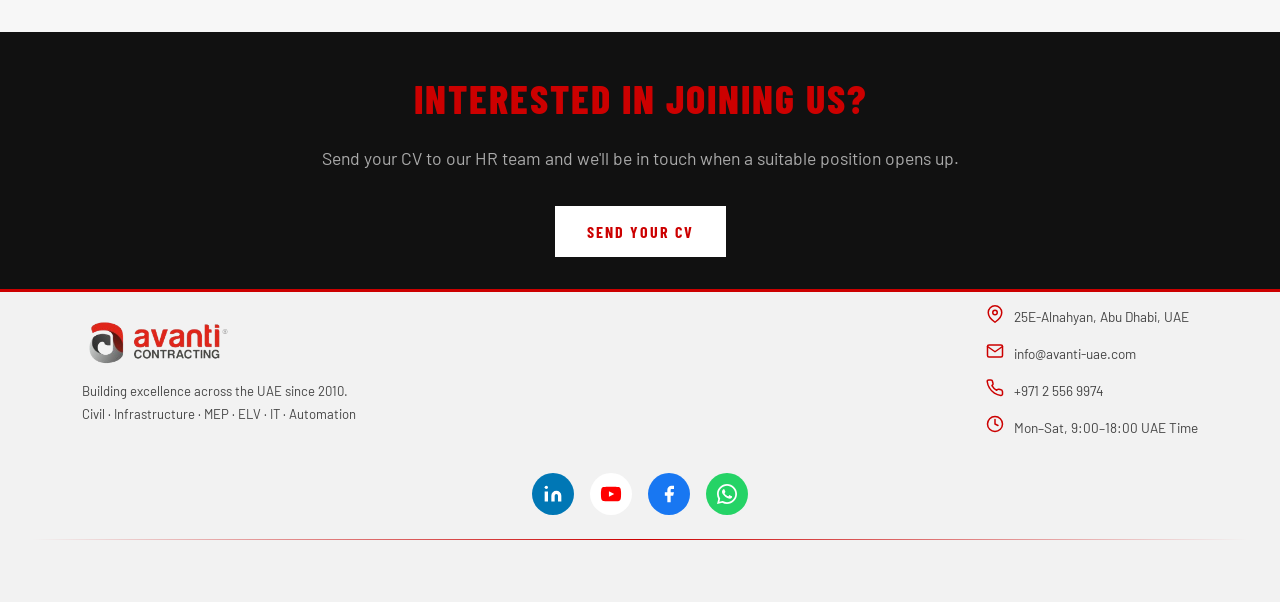
<file: careers.html>
<!DOCTYPE html>
<html lang="en">
<head>
  <meta charset="UTF-8" />
  <meta name="viewport" content="width=device-width, initial-scale=1.0"/>
  <title>Careers – Avanti Contracting</title>
  <link rel="stylesheet" href="css/style.css" />
  <link href="https://fonts.googleapis.com/css2?family=Barlow+Condensed:wght@400;600;700;800&family=Barlow:wght@300;400;500&display=swap" rel="stylesheet"/>
</head>
<body>

  <header class="site-header page-header">
    <div class="container header-inner">
      <div class="logo">
        <a href="index.html"><img src="images/avanti_logo.png" alt="Avanti Contracting Logo" style="height:50px; width:auto;" /></a>
      </div>
      <nav class="main-nav">
        <a href="index.html">Home</a>
        <a href="about.html">About</a>
        <a href="services.html">Services</a>
        <a href="projects.html">Projects</a>
        <a href="projects.html">Projects</a>
        <a href="contact.html">Contact</a>
      </nav>
      <a href="contact.html" class="btn-header">Get in Touch</a>
    </div>
  </header>

  <section class="page-hero">
    <div class="container">
      <p class="section-tag">Join Our Team</p>
      <h1 class="page-hero-title">Careers</h1>
    </div>
  </section>

  <section class="section">
    <div class="container careers-content">

      <!-- OPEN POSITIONS -->
      <div class="open-positions">
        <p class="section-tag">Now Hiring</p>
        <h2 class="section-title">Open Positions</h2>

        <div class="job-card">
          <div class="job-card-header">
            <div class="job-title-wrap">
              <span class="job-badge">1 Position Available</span>
              <h3 class="job-title">HR Manager</h3>
              <span class="job-location">
                <svg xmlns="http://www.w3.org/2000/svg" viewBox="0 0 24 24" fill="none" stroke="#cc0000" stroke-width="2" stroke-linecap="round" stroke-linejoin="round" width="14" height="14"><path d="M21 10c0 7-9 13-9 13S3 17 3 10a9 9 0 0 1 18 0z"/><circle cx="12" cy="10" r="3"/></svg>
                Abu Dhabi HQ
              </span>
            </div>
            <a href="mailto:careers@avanti-uae.com?subject=HR Manager - Abu Dhabi HQ" class="btn-primary">Apply Now</a>
          </div>

          <p class="job-intro">Avanti Contracting is seeking a strategic and people-oriented HR Manager to lead our Human Resources department from our Head Office in Abu Dhabi. As we continue to expand our footprint in the UAE infrastructure and energy sectors, we need a professional who can align our HR functions with our business goals, ensuring we attract, develop, and retain the best technical talent in the industry.</p>

          <h4 class="job-req-title">Key Requirements</h4>
          <ul class="job-requirements">
            <li>
              <svg xmlns="http://www.w3.org/2000/svg" viewBox="0 0 24 24" fill="none" stroke="#cc0000" stroke-width="2.5" stroke-linecap="round" stroke-linejoin="round" width="16" height="16"><polyline points="20 6 9 17 4 12"/></svg>
              <span><strong>Experience:</strong> Minimum 5–8 years of HR management in UAE Construction or Engineering sectors</span>
            </li>
            <li>
              <svg xmlns="http://www.w3.org/2000/svg" viewBox="0 0 24 24" fill="none" stroke="#cc0000" stroke-width="2.5" stroke-linecap="round" stroke-linejoin="round" width="16" height="16"><polyline points="20 6 9 17 4 12"/></svg>
              <span><strong>Compliance:</strong> Deep knowledge of UAE Labor Law, Abu Dhabi visa processes (TAMM/ICP), and MOHRE</span>
            </li>
            <li>
              <svg xmlns="http://www.w3.org/2000/svg" viewBox="0 0 24 24" fill="none" stroke="#cc0000" stroke-width="2.5" stroke-linecap="round" stroke-linejoin="round" width="16" height="16"><polyline points="20 6 9 17 4 12"/></svg>
              <span><strong>Nationalization:</strong> Solid awareness of Emiratisation targets and commitment to national quotas</span>
            </li>
            <li>
              <svg xmlns="http://www.w3.org/2000/svg" viewBox="0 0 24 24" fill="none" stroke="#cc0000" stroke-width="2.5" stroke-linecap="round" stroke-linejoin="round" width="16" height="16"><polyline points="20 6 9 17 4 12"/></svg>
              <span><strong>Skills:</strong> Proven ability in strategic engineering recruitment</span>
            </li>
            <li>
              <svg xmlns="http://www.w3.org/2000/svg" viewBox="0 0 24 24" fill="none" stroke="#cc0000" stroke-width="2.5" stroke-linecap="round" stroke-linejoin="round" width="16" height="16"><polyline points="20 6 9 17 4 12"/></svg>
              <span><strong>Nationality:</strong> Open to all nationalities</span>
            </li>
          </ul>

          <div class="job-apply-box">
            <div>
              <p class="job-apply-label">How to Apply</p>
              <p>Submit your CV to <strong>careers@avanti-uae.com</strong> with subject line <strong>"HR Manager - Abu Dhabi HQ"</strong></p>
            </div>
            <a href="mailto:careers@avanti-uae.com?subject=HR Manager - Abu Dhabi HQ" class="btn-primary">Send CV</a>
          </div>
        </div>
      </div>

      <!-- WHY JOIN US -->
      <div class="why-join">
        <p class="section-tag">Why Avanti</p>
        <h2 class="section-title">Why Work With Us</h2>
        <div class="why-grid">
  <div class="why-card">
    <div class="why-icon">
      <svg xmlns="http://www.w3.org/2000/svg" viewBox="0 0 24 24" fill="none" stroke="#cc0000" stroke-width="2"><circle cx="12" cy="12" r="10"/><line x1="2" y1="12" x2="22" y2="12"/><path d="M12 2a15.3 15.3 0 0 1 4 10 15.3 15.3 0 0 1-4 10 15.3 15.3 0 0 1-4-10 15.3 15.3 0 0 1 4-10z"/></svg>
    </div>
    <h3>UAE Based Projects</h3>
    <p>Work on exciting, large-scale infrastructure projects across the UAE including Abu Dhabi and beyond.</p>
  </div>
  <div class="why-card">
    <div class="why-icon">
      <svg xmlns="http://www.w3.org/2000/svg" viewBox="0 0 24 24" fill="none" stroke="#cc0000" stroke-width="2"><line x1="18" y1="20" x2="18" y2="10"/><line x1="12" y1="20" x2="12" y2="4"/><line x1="6" y1="20" x2="6" y2="14"/></svg>
    </div>
    <h3>Career Growth</h3>
    <p>We invest in our people. With over 200 team members, there are always opportunities to grow and advance.</p>
  </div>
  <div class="why-card">
    <div class="why-icon">
      <svg xmlns="http://www.w3.org/2000/svg" viewBox="0 0 24 24" fill="none" stroke="#cc0000" stroke-width="2"><path d="M17 21v-2a4 4 0 0 0-4-4H5a4 4 0 0 0-4 4v2"/><circle cx="9" cy="7" r="4"/><path d="M23 21v-2a4 4 0 0 0-3-3.87"/><path d="M16 3.13a4 4 0 0 1 0 7.75"/></svg>
    </div>
    <h3>Strong Team Culture</h3>
    <p>Join a diverse, experienced team that values collaboration, respect, and delivering excellence together.</p>
  </div>
  <div class="why-card">
    <div class="why-icon">
      <svg xmlns="http://www.w3.org/2000/svg" viewBox="0 0 24 24" fill="none" stroke="#cc0000" stroke-width="2"><path d="M12 22s8-4 8-10V5l-8-3-8 3v7c0 6 8 10 8 10z"/></svg>
    </div>
    <h3>Safety First</h3>
    <p>We are committed to the health and safety of every team member on every project site.</p>
  </div>
 </div>
</div>

    </div>
  </section>

  <!-- CTA -->
  <section class="cta-section">
    <div class="container cta-inner">
      <h2>Interested in joining us?</h2>
      <p>Send your CV to our HR team and we'll be in touch when a suitable position opens up.</p>
      <a href="mailto:info@avanticontracting.com" class="btn-primary">Send Your CV</a>
    </div>
  </section>

  <footer class="site-footer">
  <div class="container footer-top">
    <div class="footer-brand animate-footer">
      <a href="index.html"><img src="images/avanti_logo.png" alt="Avanti Contracting Logo" style="height:45px; width:auto;" /></a>
      <p>Building excellence across the UAE since 2010.<br>Civil · Infrastructure · MEP · ELV · IT · Automation</p>
    </div>
    <div class="footer-contact-icons animate-footer">
  <div class="footer-icon-item">
    <span class="footer-icon"><svg xmlns="http://www.w3.org/2000/svg" viewBox="0 0 24 24" fill="none" stroke="#cc0000" stroke-width="2" stroke-linecap="round" stroke-linejoin="round" width="18" height="18"><path d="M21 10c0 7-9 13-9 13S3 17 3 10a9 9 0 0 1 18 0z"/><circle cx="12" cy="10" r="3"/></svg></span>
    <span>25E-Alnahyan, Abu Dhabi, UAE</span>
  </div>
  <div class="footer-icon-item">
    <span class="footer-icon"><svg xmlns="http://www.w3.org/2000/svg" viewBox="0 0 24 24" fill="none" stroke="#cc0000" stroke-width="2" stroke-linecap="round" stroke-linejoin="round" width="18" height="18"><path d="M4 4h16c1.1 0 2 .9 2 2v12c0 1.1-.9 2-2 2H4c-1.1 0-2-.9-2-2V6c0-1.1.9-2 2-2z"/><polyline points="22,6 12,13 2,6"/></svg></span>
    <span>info@avanti-uae.com</span>
  </div>
  <div class="footer-icon-item">
    <span class="footer-icon"><svg xmlns="http://www.w3.org/2000/svg" viewBox="0 0 24 24" fill="none" stroke="#cc0000" stroke-width="2" stroke-linecap="round" stroke-linejoin="round" width="18" height="18"><path d="M22 16.92v3a2 2 0 0 1-2.18 2 19.79 19.79 0 0 1-8.63-3.07A19.5 19.5 0 0 1 4.69 12a19.79 19.79 0 0 1-3.07-8.67A2 2 0 0 1 3.6 1.18h3a2 2 0 0 1 2 1.72c.127.96.361 1.903.7 2.81a2 2 0 0 1-.45 2.11L7.91 8.77a16 16 0 0 0 6.29 6.29l.91-.91a2 2 0 0 1 2.11-.45c.907.339 1.85.573 2.81.7a2 2 0 0 1 1.72 2.02z"/></svg></span>
    <span>+971 2 556 9974</span>
  </div>
  <div class="footer-icon-item">
    <span class="footer-icon"><svg xmlns="http://www.w3.org/2000/svg" viewBox="0 0 24 24" fill="none" stroke="#cc0000" stroke-width="2" stroke-linecap="round" stroke-linejoin="round" width="18" height="18"><circle cx="12" cy="12" r="10"/><polyline points="12 6 12 12 16 14"/></svg></span>
    <span>Mon–Sat, 9:00–18:00 UAE Time</span>
  </div>
</div>
  </div>
  <div class="footer-social animate-footer">
  <a href="https://ae.linkedin.com/company/avanti-contracting-&-general-maintenance" target="_blank" class="social-btn linkedin" title="LinkedIn">
    <svg xmlns="http://www.w3.org/2000/svg" viewBox="0 0 24 24"><path d="M16 8a6 6 0 0 1 6 6v7h-4v-7a2 2 0 0 0-2-2 2 2 0 0 0-2 2v7h-4v-7a6 6 0 0 1 6-6z"/><rect x="2" y="9" width="4" height="12"/><circle cx="4" cy="4" r="2"/></svg>
  </a>
  <a href="https://www.youtube.com/channel/UCp6lrFs3oOhGaDWDqDpE3rA" target="_blank" class="social-btn youtube-btn" title="YouTube">
    <svg xmlns="http://www.w3.org/2000/svg" viewBox="0 0 24 24" fill="none"><path fill="#FF0000" d="M22.54 6.42a2.78 2.78 0 0 0-1.95-1.96C18.88 4 12 4 12 4s-6.88 0-8.59.46a2.78 2.78 0 0 0-1.95 1.96A29 29 0 0 0 1 12a29 29 0 0 0 .46 5.58A2.78 2.78 0 0 0 3.41 19.6C5.12 20 12 20 12 20s6.88 0 8.59-.46a2.78 2.78 0 0 0 1.95-1.95A29 29 0 0 0 23 12a29 29 0 0 0-.46-5.58z"/><polygon fill="#ffffff" points="9.75 15.02 15.5 12 9.75 8.98 9.75 15.02"/></svg>
  </a>
  <a href="https://www.facebook.com/people/Avanti-Contracting-and-General-Maintenance/100093228972796/" target="_blank" class="social-btn facebook" title="Facebook">
    <svg xmlns="http://www.w3.org/2000/svg" viewBox="0 0 24 24"><path d="M18 2h-3a5 5 0 0 0-5 5v3H7v4h3v8h4v-8h3l1-4h-4V7a1 1 0 0 1 1-1h3z"/></svg>
  </a>
  <a href="https://wa.me/971589056727" target="_blank" class="social-btn whatsapp" title="WhatsApp">
    <svg xmlns="http://www.w3.org/2000/svg" viewBox="0 0 24 24"><path d="M17.472 14.382c-.297-.149-1.758-.867-2.03-.967-.273-.099-.471-.148-.67.15-.197.297-.767.966-.94 1.164-.173.199-.347.223-.644.075-.297-.15-1.255-.463-2.39-1.475-.883-.788-1.48-1.761-1.653-2.059-.173-.297-.018-.458.13-.606.134-.133.298-.347.446-.52.149-.174.198-.298.298-.497.099-.198.05-.371-.025-.52-.075-.149-.669-1.612-.916-2.207-.242-.579-.487-.5-.669-.51-.173-.008-.371-.01-.57-.01-.198 0-.52.074-.792.372-.272.297-1.04 1.016-1.04 2.479 0 1.462 1.065 2.875 1.213 3.074.149.198 2.096 3.2 5.077 4.487.709.306 1.262.489 1.694.625.712.227 1.36.195 1.871.118.571-.085 1.758-.719 2.006-1.413.248-.694.248-1.289.173-1.413-.074-.124-.272-.198-.57-.347z"/><path d="M12 0C5.373 0 0 5.373 0 12c0 2.124.554 4.122 1.524 5.855L.057 23.887l6.206-1.448A11.945 11.945 0 0 0 12 24c6.627 0 12-5.373 12-12S18.627 0 12 0zm0 21.894a9.893 9.893 0 0 1-5.031-1.376l-.361-.214-3.732.871.944-3.63-.235-.374A9.859 9.859 0 0 1 2.106 12C2.106 6.533 6.533 2.106 12 2.106S21.894 6.533 21.894 12 17.467 21.894 12 21.894z"/></svg>
  </a>
</div>
  <div class="footer-divider">
    <div class="footer-divider-line"></div>
  </div>
  <div class="container footer-bottom-links">
    <div class="footer-nav-links animate-footer">
      <a href="index.html">Home</a>
      <span class="footer-sep">|</span>
      <a href="about.html">About</a>
      <span class="footer-sep">|</span>
      <a href="services.html">Services</a>
      <span class="footer-sep">|</span>
      <a href="projects.html">Projects</a>
      <span class="footer-sep">|</span>
        <a href="contact.html">Contact</a>
      <span class="footer-sep">|</span>
      <a href="certifications.html">Certifications</a>
      <span class="footer-sep">|</span>
      <a href="terms.html">Terms & Conditions</a>
      <span class="footer-sep">|</span>
      <a href="careers.html">Careers</a>
    </div>
    <div class="footer-copy animate-footer">
      <p>© 2024 Avanti Contracting. All rights reserved.</p>
    </div>
  </div>
</footer>

<script>
  const footerObserver = new IntersectionObserver((entries) => {
    entries.forEach((entry, index) => {
      if (entry.isIntersecting) {
        setTimeout(() => {
          entry.target.classList.add('visible');
        }, index * 200);
      }
    });
  }, { threshold: 0.2 });

  document.querySelectorAll('.animate-footer').forEach(el => {
    footerObserver.observe(el);
  });

  const dividerObserver = new IntersectionObserver((entries) => {
    entries.forEach(entry => {
      if (entry.isIntersecting) {
        entry.target.classList.add('animated');
      }
    });
  }, { threshold: 0.5 });

  const divider = document.querySelector('.footer-divider-line');
  if (divider) dividerObserver.observe(divider);
</script>
</body>
</html>
</file>
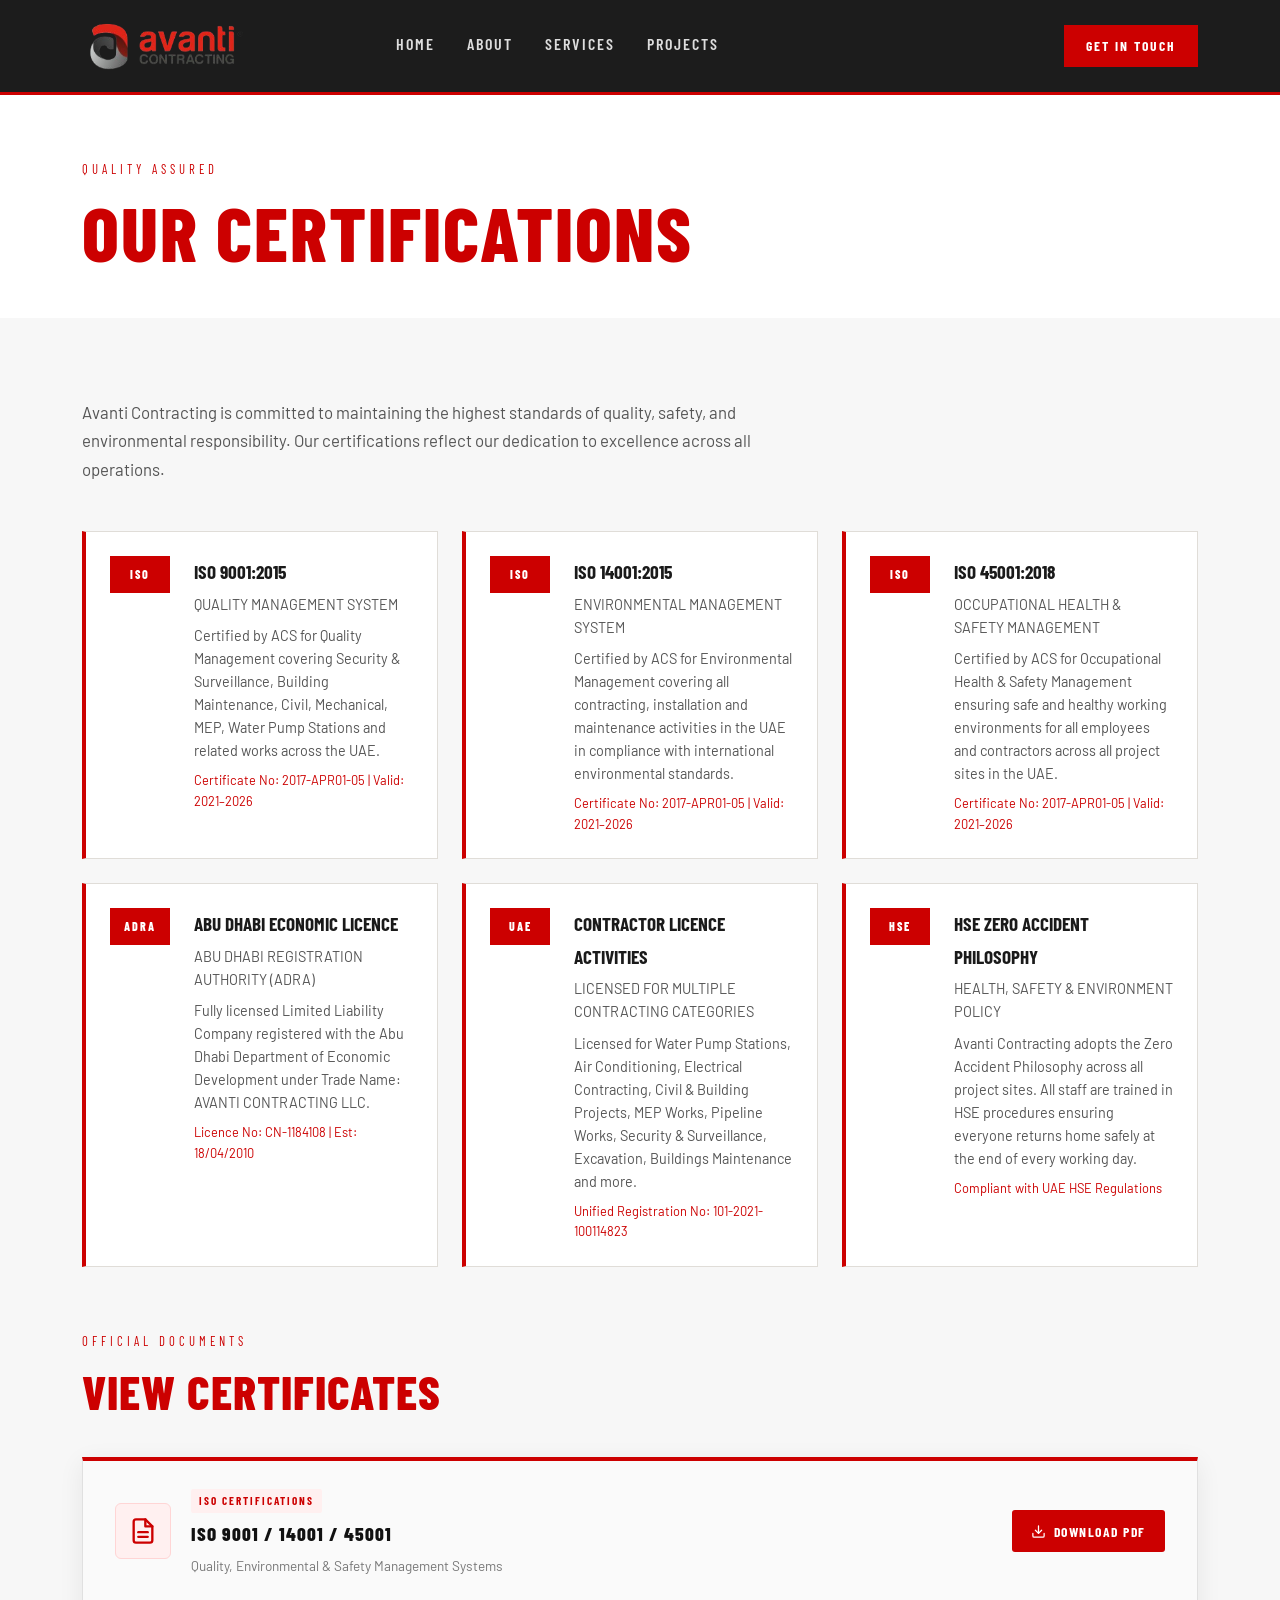
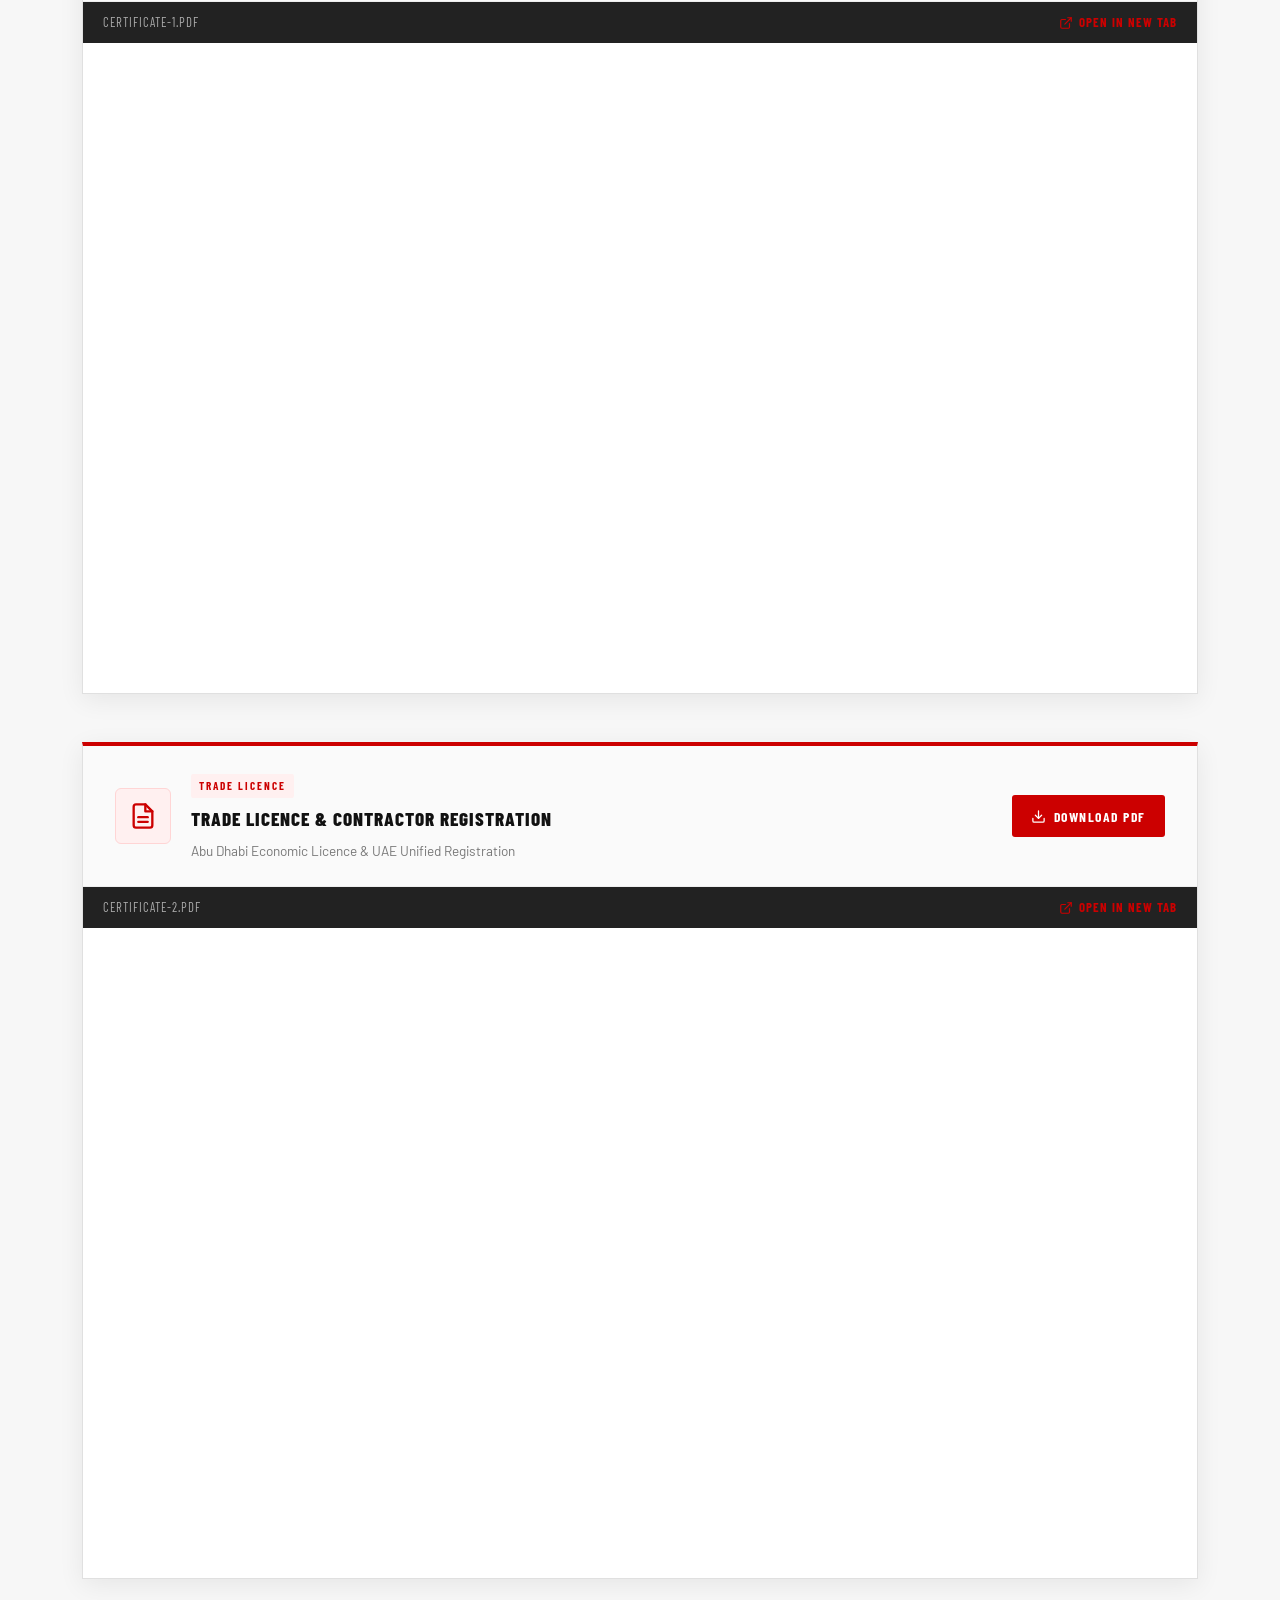
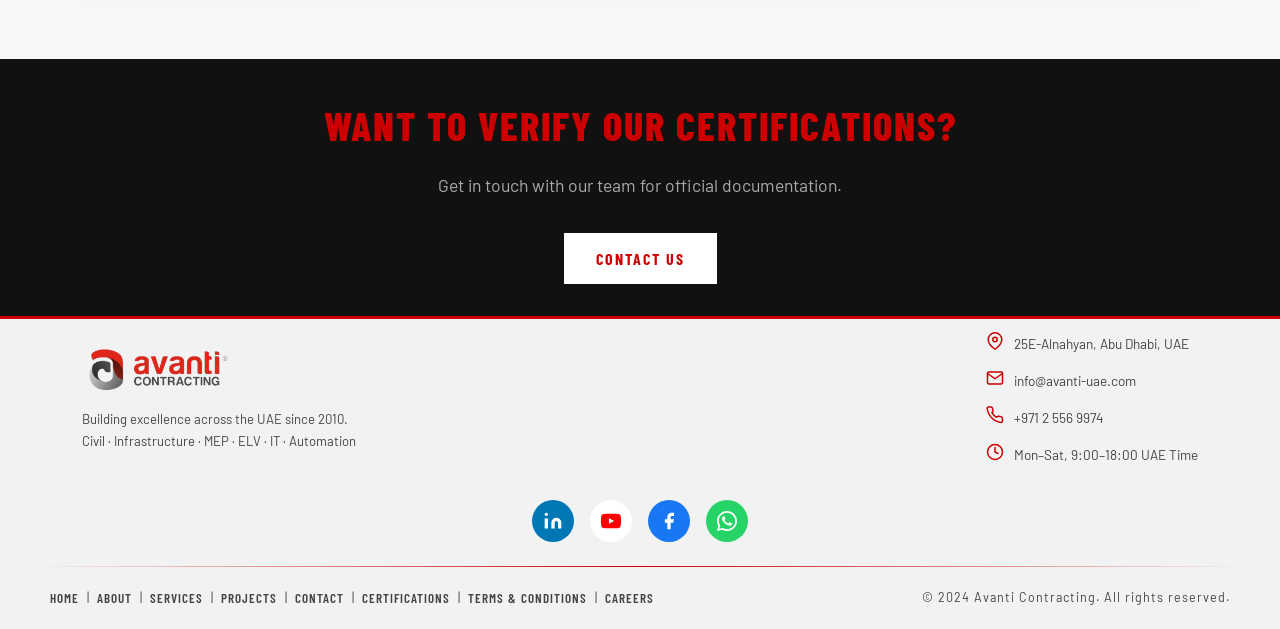
<file: certifications.html>
<!DOCTYPE html>
<html lang="en">
<head>
  <meta charset="UTF-8" />
  <meta name="viewport" content="width=device-width, initial-scale=1.0"/>
  <title>Certifications – Avanti Contracting</title>
  <link rel="stylesheet" href="css/style.css" />
  <link href="https://fonts.googleapis.com/css2?family=Barlow+Condensed:wght@400;600;700;800&family=Barlow:wght@300;400;500&display=swap" rel="stylesheet"/>
</head>
<body>

  <header class="site-header page-header">
    <div class="container header-inner">
      <div class="logo">
        <a href="index.html"><img src="images/avanti_logo.png" alt="Avanti Contracting Logo" style="height:50px; width:auto;" /></a>
      </div>
      <nav class="main-nav">
        <a href="index.html">Home</a>
        <a href="about.html">About</a>
        <a href="services.html">Services</a>
        <a href="projects.html">Projects</a>
        <a href="projects.html">Projects</a>
        <a href="contact.html">Contact</a>
      </nav>
      <a href="contact.html" class="btn-header">Get in Touch</a>
    </div>
  </header>

  <section class="page-hero">
    <div class="container">
      <p class="section-tag">Quality Assured</p>
      <h1 class="page-hero-title">Our Certifications</h1>
    </div>
  </section>

  <section class="section">
    <div class="container">
      <p style="color:#555; max-width:700px; margin-bottom:3rem; font-size:1.05rem;">Avanti Contracting is committed to maintaining the highest standards of quality, safety, and environmental responsibility. Our certifications reflect our dedication to excellence across all operations.</p>

      <div class="cert-grid">

  <div class="cert-card">
    <div class="cert-badge">ISO</div>
    <div class="cert-info">
      <h3>ISO 9001:2015</h3>
      <p class="cert-sub">Quality Management System</p>
      <p>Certified by ACS for Quality Management covering Security & Surveillance, Building Maintenance, Civil, Mechanical, MEP, Water Pump Stations and related works across the UAE.</p>
      <p style="font-size:0.8rem; color:#cc0000; margin-top:0.5rem;">Certificate No: 2017-APR01-05 | Valid: 2021–2026</p>
    </div>
  </div>

  <div class="cert-card">
    <div class="cert-badge">ISO</div>
    <div class="cert-info">
      <h3>ISO 14001:2015</h3>
      <p class="cert-sub">Environmental Management System</p>
      <p>Certified by ACS for Environmental Management covering all contracting, installation and maintenance activities in the UAE in compliance with international environmental standards.</p>
      <p style="font-size:0.8rem; color:#cc0000; margin-top:0.5rem;">Certificate No: 2017-APR01-05 | Valid: 2021–2026</p>
    </div>
  </div>

  <div class="cert-card">
    <div class="cert-badge">ISO</div>
    <div class="cert-info">
      <h3>ISO 45001:2018</h3>
      <p class="cert-sub">Occupational Health & Safety Management</p>
      <p>Certified by ACS for Occupational Health & Safety Management ensuring safe and healthy working environments for all employees and contractors across all project sites in the UAE.</p>
      <p style="font-size:0.8rem; color:#cc0000; margin-top:0.5rem;">Certificate No: 2017-APR01-05 | Valid: 2021–2026</p>
    </div>
  </div>

  <div class="cert-card">
    <div class="cert-badge">ADRA</div>
    <div class="cert-info">
      <h3>Abu Dhabi Economic Licence</h3>
      <p class="cert-sub">Abu Dhabi Registration Authority (ADRA)</p>
      <p>Fully licensed Limited Liability Company registered with the Abu Dhabi Department of Economic Development under Trade Name: AVANTI CONTRACTING LLC.</p>
      <p style="font-size:0.8rem; color:#cc0000; margin-top:0.5rem;">Licence No: CN-1184108 | Est: 18/04/2010</p>
    </div>
  </div>

  <div class="cert-card">
    <div class="cert-badge">UAE</div>
    <div class="cert-info">
      <h3>Contractor Licence Activities</h3>
      <p class="cert-sub">Licensed for Multiple Contracting Categories</p>
      <p>Licensed for Water Pump Stations, Air Conditioning, Electrical Contracting, Civil & Building Projects, MEP Works, Pipeline Works, Security & Surveillance, Excavation, Buildings Maintenance and more.</p>
      <p style="font-size:0.8rem; color:#cc0000; margin-top:0.5rem;">Unified Registration No: 101-2021-100114823</p>
    </div>
  </div>

  <div class="cert-card">
    <div class="cert-badge">HSE</div>
    <div class="cert-info">
      <h3>HSE Zero Accident Philosophy</h3>
      <p class="cert-sub">Health, Safety & Environment Policy</p>
      <p>Avanti Contracting adopts the Zero Accident Philosophy across all project sites. All staff are trained in HSE procedures ensuring everyone returns home safely at the end of every working day.</p>
      <p style="font-size:0.8rem; color:#cc0000; margin-top:0.5rem;">Compliant with UAE HSE Regulations</p>
    </div>
  </div>

</div>

      <!-- CERTIFICATE PDF VIEWER -->
      <div class="cert-pdf-section">
        <p class="section-tag">Official Documents</p>
        <h2 class="section-title">View Certificates</h2>

        <div class="cert-pdf-grid">

          <!-- Certificate 1 -->
          <div class="cert-pdf-card">
            <div class="cert-pdf-header">
              <div class="cert-pdf-icon">
                <svg xmlns="http://www.w3.org/2000/svg" viewBox="0 0 24 24" fill="none" stroke="#cc0000" stroke-width="2" stroke-linecap="round" stroke-linejoin="round" width="28" height="28"><path d="M14 2H6a2 2 0 0 0-2 2v16a2 2 0 0 0 2 2h12a2 2 0 0 0 2-2V8z"/><polyline points="14 2 14 8 20 8"/><line x1="16" y1="13" x2="8" y2="13"/><line x1="16" y1="17" x2="8" y2="17"/></svg>
              </div>
              <div class="cert-pdf-title">
                <span class="cert-pdf-tag">ISO Certifications</span>
                <h4>ISO 9001 / 14001 / 45001</h4>
                <p>Quality, Environmental & Safety Management Systems</p>
              </div>
              <a href="certificates/certificate-1.pdf" target="_blank" download class="cert-download-btn">
                <svg xmlns="http://www.w3.org/2000/svg" viewBox="0 0 24 24" fill="none" stroke="#fff" stroke-width="2" stroke-linecap="round" stroke-linejoin="round" width="15" height="15"><path d="M21 15v4a2 2 0 0 1-2 2H5a2 2 0 0 1-2-2v-4"/><polyline points="7 10 12 15 17 10"/><line x1="12" y1="15" x2="12" y2="3"/></svg>
                Download PDF
              </a>
            </div>
            <div class="cert-pdf-viewer">
              <div class="cert-pdf-toolbar">
                <span class="cert-pdf-filename">certificate-1.pdf</span>
                <a href="certificates/certificate-1.pdf" target="_blank" class="cert-open-btn">
                  <svg xmlns="http://www.w3.org/2000/svg" viewBox="0 0 24 24" fill="none" stroke="currentColor" stroke-width="2" stroke-linecap="round" stroke-linejoin="round" width="14" height="14"><path d="M18 13v6a2 2 0 0 1-2 2H5a2 2 0 0 1-2-2V8a2 2 0 0 1 2-2h6"/><polyline points="15 3 21 3 21 9"/><line x1="10" y1="14" x2="21" y2="3"/></svg>
                  Open in New Tab
                </a>
              </div>
              <iframe src="certificates/certificate-1.pdf#toolbar=0&navpanes=0&scrollbar=1" width="100%" height="600" frameborder="0"></iframe>
            </div>
          </div>

          <!-- Certificate 2 -->
          <div class="cert-pdf-card">
            <div class="cert-pdf-header">
              <div class="cert-pdf-icon">
                <svg xmlns="http://www.w3.org/2000/svg" viewBox="0 0 24 24" fill="none" stroke="#cc0000" stroke-width="2" stroke-linecap="round" stroke-linejoin="round" width="28" height="28"><path d="M14 2H6a2 2 0 0 0-2 2v16a2 2 0 0 0 2 2h12a2 2 0 0 0 2-2V8z"/><polyline points="14 2 14 8 20 8"/><line x1="16" y1="13" x2="8" y2="13"/><line x1="16" y1="17" x2="8" y2="17"/></svg>
              </div>
              <div class="cert-pdf-title">
                <span class="cert-pdf-tag">Trade Licence</span>
                <h4>Trade Licence & Contractor Registration</h4>
                <p>Abu Dhabi Economic Licence & UAE Unified Registration</p>
              </div>
              <a href="certificates/certificate-2.pdf" target="_blank" download class="cert-download-btn">
                <svg xmlns="http://www.w3.org/2000/svg" viewBox="0 0 24 24" fill="none" stroke="#fff" stroke-width="2" stroke-linecap="round" stroke-linejoin="round" width="15" height="15"><path d="M21 15v4a2 2 0 0 1-2 2H5a2 2 0 0 1-2-2v-4"/><polyline points="7 10 12 15 17 10"/><line x1="12" y1="15" x2="12" y2="3"/></svg>
                Download PDF
              </a>
            </div>
            <div class="cert-pdf-viewer">
              <div class="cert-pdf-toolbar">
                <span class="cert-pdf-filename">certificate-2.pdf</span>
                <a href="certificates/certificate-2.pdf" target="_blank" class="cert-open-btn">
                  <svg xmlns="http://www.w3.org/2000/svg" viewBox="0 0 24 24" fill="none" stroke="currentColor" stroke-width="2" stroke-linecap="round" stroke-linejoin="round" width="14" height="14"><path d="M18 13v6a2 2 0 0 1-2 2H5a2 2 0 0 1-2-2V8a2 2 0 0 1 2-2h6"/><polyline points="15 3 21 3 21 9"/><line x1="10" y1="14" x2="21" y2="3"/></svg>
                  Open in New Tab
                </a>
              </div>
              <iframe src="certificates/certificate-2.pdf#toolbar=0&navpanes=0&scrollbar=1" width="100%" height="600" frameborder="0"></iframe>
            </div>
          </div>

        </div>
      </div>

    </div>
  </section>

  <!-- CTA -->
  <section class="cta-section">
    <div class="container cta-inner">
      <h2>Want to verify our certifications?</h2>
      <p>Get in touch with our team for official documentation.</p>
      <a href="contact.html" class="btn-primary">Contact Us</a>
    </div>
  </section>

  <footer class="site-footer">
  <div class="container footer-top">
    <div class="footer-brand animate-footer">
      <a href="index.html"><img src="images/avanti_logo.png" alt="Avanti Contracting Logo" style="height:45px; width:auto;" /></a>
      <p>Building excellence across the UAE since 2010.<br>Civil · Infrastructure · MEP · ELV · IT · Automation</p>
    </div>
    <div class="footer-contact-icons animate-footer">
  <div class="footer-icon-item">
    <span class="footer-icon"><svg xmlns="http://www.w3.org/2000/svg" viewBox="0 0 24 24" fill="none" stroke="#cc0000" stroke-width="2" stroke-linecap="round" stroke-linejoin="round" width="18" height="18"><path d="M21 10c0 7-9 13-9 13S3 17 3 10a9 9 0 0 1 18 0z"/><circle cx="12" cy="10" r="3"/></svg></span>
    <span>25E-Alnahyan, Abu Dhabi, UAE</span>
  </div>
  <div class="footer-icon-item">
    <span class="footer-icon"><svg xmlns="http://www.w3.org/2000/svg" viewBox="0 0 24 24" fill="none" stroke="#cc0000" stroke-width="2" stroke-linecap="round" stroke-linejoin="round" width="18" height="18"><path d="M4 4h16c1.1 0 2 .9 2 2v12c0 1.1-.9 2-2 2H4c-1.1 0-2-.9-2-2V6c0-1.1.9-2 2-2z"/><polyline points="22,6 12,13 2,6"/></svg></span>
    <span>info@avanti-uae.com</span>
  </div>
  <div class="footer-icon-item">
    <span class="footer-icon"><svg xmlns="http://www.w3.org/2000/svg" viewBox="0 0 24 24" fill="none" stroke="#cc0000" stroke-width="2" stroke-linecap="round" stroke-linejoin="round" width="18" height="18"><path d="M22 16.92v3a2 2 0 0 1-2.18 2 19.79 19.79 0 0 1-8.63-3.07A19.5 19.5 0 0 1 4.69 12a19.79 19.79 0 0 1-3.07-8.67A2 2 0 0 1 3.6 1.18h3a2 2 0 0 1 2 1.72c.127.96.361 1.903.7 2.81a2 2 0 0 1-.45 2.11L7.91 8.77a16 16 0 0 0 6.29 6.29l.91-.91a2 2 0 0 1 2.11-.45c.907.339 1.85.573 2.81.7a2 2 0 0 1 1.72 2.02z"/></svg></span>
    <span>+971 2 556 9974</span>
  </div>
  <div class="footer-icon-item">
    <span class="footer-icon"><svg xmlns="http://www.w3.org/2000/svg" viewBox="0 0 24 24" fill="none" stroke="#cc0000" stroke-width="2" stroke-linecap="round" stroke-linejoin="round" width="18" height="18"><circle cx="12" cy="12" r="10"/><polyline points="12 6 12 12 16 14"/></svg></span>
    <span>Mon–Sat, 9:00–18:00 UAE Time</span>
  </div>
</div>
  </div>
  <div class="footer-social animate-footer">
  <a href="https://ae.linkedin.com/company/avanti-contracting-&-general-maintenance" target="_blank" class="social-btn linkedin" title="LinkedIn">
    <svg xmlns="http://www.w3.org/2000/svg" viewBox="0 0 24 24"><path d="M16 8a6 6 0 0 1 6 6v7h-4v-7a2 2 0 0 0-2-2 2 2 0 0 0-2 2v7h-4v-7a6 6 0 0 1 6-6z"/><rect x="2" y="9" width="4" height="12"/><circle cx="4" cy="4" r="2"/></svg>
  </a>
  <a href="https://www.youtube.com/channel/UCp6lrFs3oOhGaDWDqDpE3rA" target="_blank" class="social-btn youtube-btn" title="YouTube">
    <svg xmlns="http://www.w3.org/2000/svg" viewBox="0 0 24 24" fill="none"><path fill="#FF0000" d="M22.54 6.42a2.78 2.78 0 0 0-1.95-1.96C18.88 4 12 4 12 4s-6.88 0-8.59.46a2.78 2.78 0 0 0-1.95 1.96A29 29 0 0 0 1 12a29 29 0 0 0 .46 5.58A2.78 2.78 0 0 0 3.41 19.6C5.12 20 12 20 12 20s6.88 0 8.59-.46a2.78 2.78 0 0 0 1.95-1.95A29 29 0 0 0 23 12a29 29 0 0 0-.46-5.58z"/><polygon fill="#ffffff" points="9.75 15.02 15.5 12 9.75 8.98 9.75 15.02"/></svg>
  </a>
  <a href="https://www.facebook.com/people/Avanti-Contracting-and-General-Maintenance/100093228972796/" target="_blank" class="social-btn facebook" title="Facebook">
    <svg xmlns="http://www.w3.org/2000/svg" viewBox="0 0 24 24"><path d="M18 2h-3a5 5 0 0 0-5 5v3H7v4h3v8h4v-8h3l1-4h-4V7a1 1 0 0 1 1-1h3z"/></svg>
  </a>
  <a href="https://wa.me/971589056727" target="_blank" class="social-btn whatsapp" title="WhatsApp">
    <svg xmlns="http://www.w3.org/2000/svg" viewBox="0 0 24 24"><path d="M17.472 14.382c-.297-.149-1.758-.867-2.03-.967-.273-.099-.471-.148-.67.15-.197.297-.767.966-.94 1.164-.173.199-.347.223-.644.075-.297-.15-1.255-.463-2.39-1.475-.883-.788-1.48-1.761-1.653-2.059-.173-.297-.018-.458.13-.606.134-.133.298-.347.446-.52.149-.174.198-.298.298-.497.099-.198.05-.371-.025-.52-.075-.149-.669-1.612-.916-2.207-.242-.579-.487-.5-.669-.51-.173-.008-.371-.01-.57-.01-.198 0-.52.074-.792.372-.272.297-1.04 1.016-1.04 2.479 0 1.462 1.065 2.875 1.213 3.074.149.198 2.096 3.2 5.077 4.487.709.306 1.262.489 1.694.625.712.227 1.36.195 1.871.118.571-.085 1.758-.719 2.006-1.413.248-.694.248-1.289.173-1.413-.074-.124-.272-.198-.57-.347z"/><path d="M12 0C5.373 0 0 5.373 0 12c0 2.124.554 4.122 1.524 5.855L.057 23.887l6.206-1.448A11.945 11.945 0 0 0 12 24c6.627 0 12-5.373 12-12S18.627 0 12 0zm0 21.894a9.893 9.893 0 0 1-5.031-1.376l-.361-.214-3.732.871.944-3.63-.235-.374A9.859 9.859 0 0 1 2.106 12C2.106 6.533 6.533 2.106 12 2.106S21.894 6.533 21.894 12 17.467 21.894 12 21.894z"/></svg>
  </a>
</div>
  <div class="footer-divider">
    <div class="footer-divider-line"></div>
  </div>
  <div class="container footer-bottom-links">
    <div class="footer-nav-links animate-footer">
      <a href="index.html">Home</a>
      <span class="footer-sep">|</span>
      <a href="about.html">About</a>
      <span class="footer-sep">|</span>
      <a href="services.html">Services</a>
      <span class="footer-sep">|</span>
      <a href="projects.html">Projects</a>
      <span class="footer-sep">|</span>
        <a href="contact.html">Contact</a>
      <span class="footer-sep">|</span>
      <a href="certifications.html">Certifications</a>
      <span class="footer-sep">|</span>
      <a href="terms.html">Terms & Conditions</a>
      <span class="footer-sep">|</span>
      <a href="careers.html">Careers</a>
    </div>
    <div class="footer-copy animate-footer">
      <p>© 2024 Avanti Contracting. All rights reserved.</p>
    </div>
  </div>
</footer>

<script>
  const footerObserver = new IntersectionObserver((entries) => {
    entries.forEach((entry, index) => {
      if (entry.isIntersecting) {
        setTimeout(() => {
          entry.target.classList.add('visible');
        }, index * 200);
      }
    });
  }, { threshold: 0.2 });

  document.querySelectorAll('.animate-footer').forEach(el => {
    footerObserver.observe(el);
  });

  const dividerObserver = new IntersectionObserver((entries) => {
    entries.forEach(entry => {
      if (entry.isIntersecting) {
        entry.target.classList.add('animated');
      }
    });
  }, { threshold: 0.5 });

  const divider = document.querySelector('.footer-divider-line');
  if (divider) dividerObserver.observe(divider);
</script>
</body>
</html>
</file>
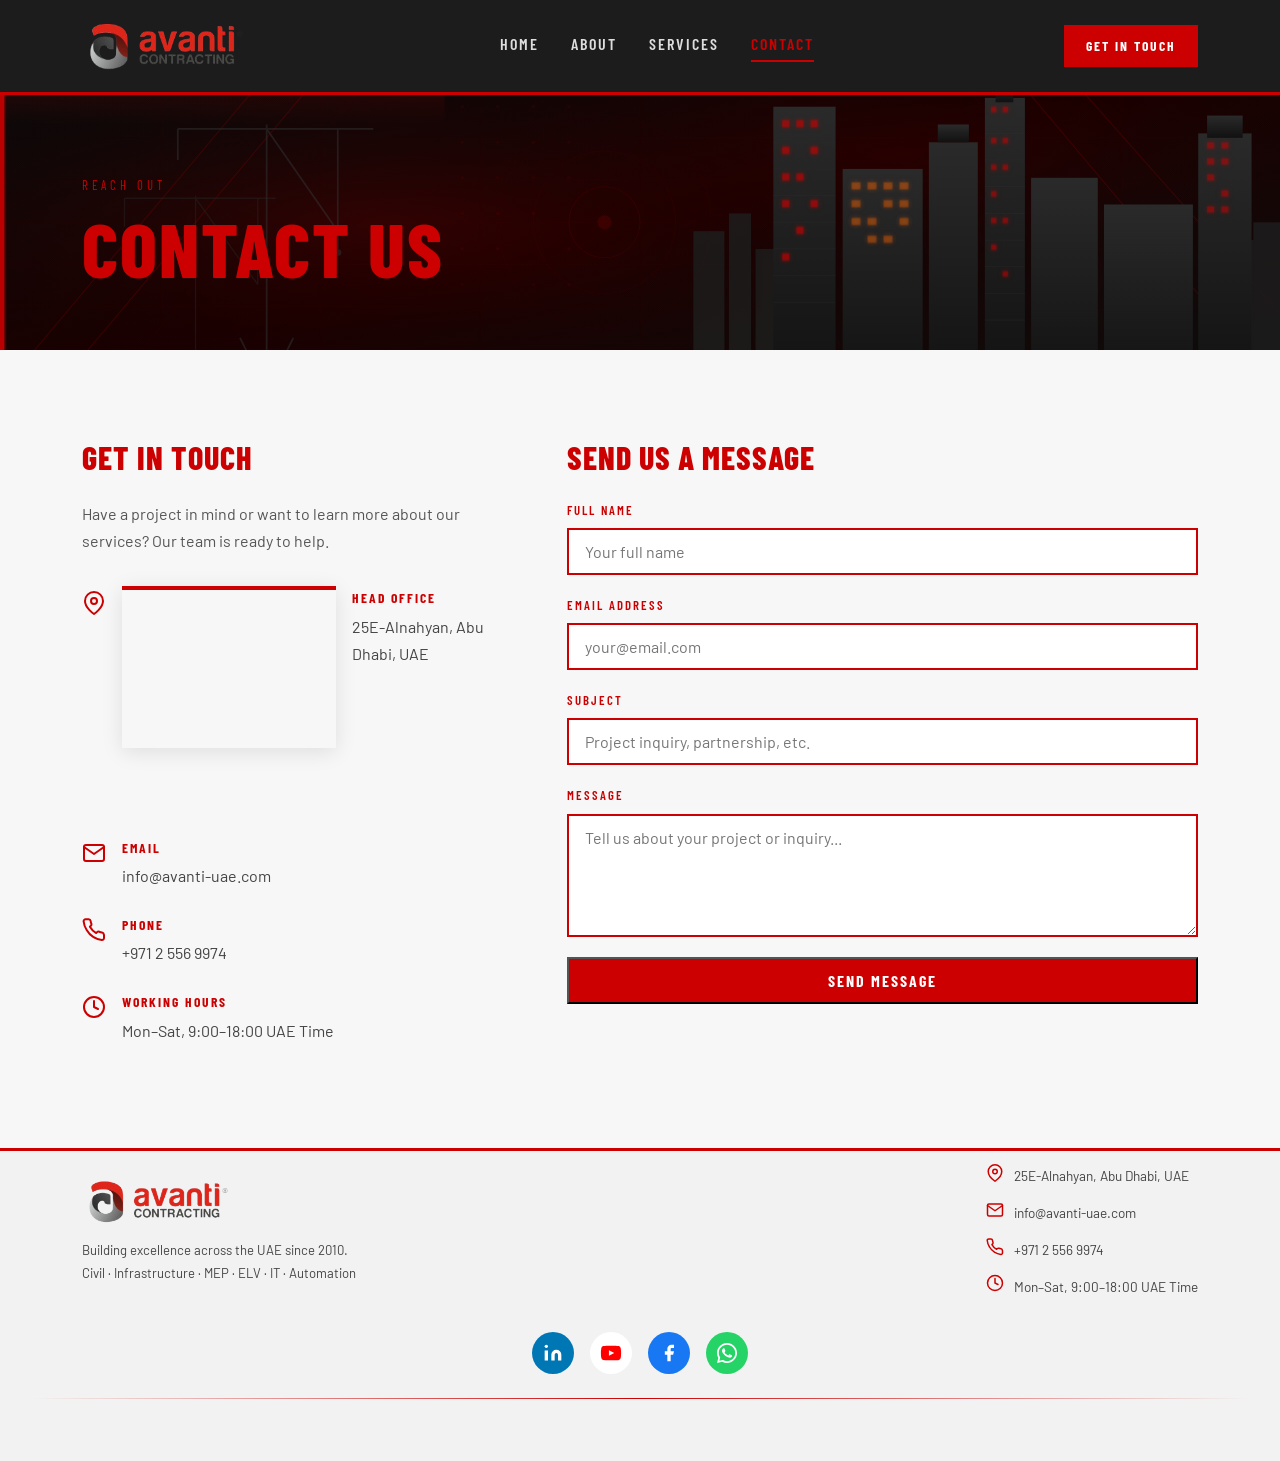
<file: contact.html>
<!DOCTYPE html>
<html lang="en">
<head>
  <meta charset="UTF-8" />
  <meta name="viewport" content="width=device-width, initial-scale=1.0"/>
  <title>Contact – Avanti Contracting</title>
  <link rel="stylesheet" href="css/style.css" />
  <link href="https://fonts.googleapis.com/css2?family=Barlow+Condensed:wght@400;600;700;800&family=Barlow:wght@300;400;500&display=swap" rel="stylesheet"/>
</head>
<body>

  <header class="site-header page-header">
    <div class="container header-inner">
      <div class="logo">
        <a href="index.html"><img src="images/avanti_logo.png" alt="Avanti Contracting Logo" style="height:50px; width:auto;" /></a>
      </div>
      <nav class="main-nav">
        <a href="index.html">Home</a>
        <a href="about.html">About</a>
        <a href="services.html">Services</a>
        <a href="contact.html" class="active">Contact</a>
      </nav>
      <a href="contact.html" class="btn-header">Get in Touch</a>
    </div>
  </header>

  <section class="page-hero contact-hero">
    <div class="contact-hero-bg">
  <svg xmlns="http://www.w3.org/2000/svg" viewBox="0 0 1440 380" preserveAspectRatio="xMidYMid slice" width="100%" height="100%">

    <!-- Deep dark base -->
    <defs>
      <linearGradient id="bgGrad" x1="0%" y1="0%" x2="100%" y2="100%">
        <stop offset="0%" style="stop-color:#0a0a0a;stop-opacity:1"/>
        <stop offset="50%" style="stop-color:#1a0000;stop-opacity:1"/>
        <stop offset="100%" style="stop-color:#0d0d0d;stop-opacity:1"/>
      </linearGradient>
      <linearGradient id="redGlow" x1="0%" y1="0%" x2="0%" y2="100%">
        <stop offset="0%" style="stop-color:#cc0000;stop-opacity:0.6"/>
        <stop offset="100%" style="stop-color:#cc0000;stop-opacity:0"/>
      </linearGradient>
      <linearGradient id="buildingGrad" x1="0%" y1="0%" x2="0%" y2="100%">
        <stop offset="0%" style="stop-color:#2a2a2a;stop-opacity:1"/>
        <stop offset="100%" style="stop-color:#111111;stop-opacity:1"/>
      </linearGradient>
      <filter id="glow">
        <feGaussianBlur stdDeviation="3" result="coloredBlur"/>
        <feMerge><feMergeNode in="coloredBlur"/><feMergeNode in="SourceGraphic"/></feMerge>
      </filter>
      <radialGradient id="spotLight" cx="30%" cy="50%" r="50%">
        <stop offset="0%" style="stop-color:#cc0000;stop-opacity:0.15"/>
        <stop offset="100%" style="stop-color:#000000;stop-opacity:0"/>
      </radialGradient>
      <radialGradient id="spotLight2" cx="70%" cy="30%" r="40%">
        <stop offset="0%" style="stop-color:#cc0000;stop-opacity:0.08"/>
        <stop offset="100%" style="stop-color:#000000;stop-opacity:0"/>
      </radialGradient>
    </defs>

    <!-- Background -->
    <rect width="1440" height="380" fill="url(#bgGrad)"/>

    <!-- Spotlight overlays -->
    <rect width="1440" height="380" fill="url(#spotLight)"/>
    <rect width="1440" height="380" fill="url(#spotLight2)"/>

    <!-- Fine grid -->
    <g stroke="#cc0000" stroke-width="0.4" opacity="0.06">
      <line x1="0" y1="47.5" x2="1440" y2="47.5"/>
      <line x1="0" y1="95" x2="1440" y2="95"/>
      <line x1="0" y1="142.5" x2="1440" y2="142.5"/>
      <line x1="0" y1="190" x2="1440" y2="190"/>
      <line x1="0" y1="237.5" x2="1440" y2="237.5"/>
      <line x1="0" y1="285" x2="1440" y2="285"/>
      <line x1="0" y1="332.5" x2="1440" y2="332.5"/>
      <line x1="180" y1="0" x2="180" y2="380"/>
      <line x1="360" y1="0" x2="360" y2="380"/>
      <line x1="540" y1="0" x2="540" y2="380"/>
      <line x1="720" y1="0" x2="720" y2="380"/>
      <line x1="900" y1="0" x2="900" y2="380"/>
      <line x1="1080" y1="0" x2="1080" y2="380"/>
      <line x1="1260" y1="0" x2="1260" y2="380"/>
    </g>

    <!-- Diagonal construction lines -->
    <g stroke="#cc0000" stroke-width="1.2" opacity="0.18">
      <line x1="0" y1="380" x2="320" y2="0"/>
      <line x1="60" y1="380" x2="380" y2="0"/>
      <line x1="1120" y1="0" x2="1440" y2="380"/>
      <line x1="1180" y1="0" x2="1440" y2="293"/>
    </g>
    <g stroke="#cc0000" stroke-width="0.6" opacity="0.08">
      <line x1="120" y1="380" x2="440" y2="0"/>
      <line x1="1060" y1="0" x2="1440" y2="507"/>
    </g>

    <!-- Left vertical red accent -->
    <rect x="0" y="0" width="5" height="380" fill="#cc0000" opacity="0.9"/>
    <rect x="5" y="0" width="2" height="380" fill="#cc0000" opacity="0.2"/>

    <!-- Red glow top beam -->
    <rect x="0" y="0" width="500" height="80" fill="url(#redGlow)" opacity="0.4"/>

    <!-- CITY SKYLINE - detailed buildings -->
    <!-- Far background buildings (lighter) -->
    <g fill="#1e1e1e" opacity="0.8">
      <rect x="780" y="200" width="35" height="180"/>
      <rect x="820" y="180" width="25" height="200"/>
      <rect x="850" y="220" width="40" height="160"/>
      <rect x="1390" y="210" width="50" height="170"/>
      <rect x="1410" y="190" width="30" height="190"/>
    </g>

    <!-- Main skyline buildings -->
    <g fill="url(#buildingGrad)">
      <!-- Tall center-right tower -->
      <rect x="870" y="60" width="70" height="320"/>
      <!-- Wide building -->
      <rect x="948" y="130" width="90" height="250"/>
      <!-- Stepped building -->
      <rect x="1045" y="100" width="55" height="280"/>
      <rect x="1055" y="80" width="35" height="20"/>
      <!-- Slim tall tower -->
      <rect x="1108" y="50" width="45" height="330"/>
      <rect x="1120" y="30" width="20" height="25"/>
      <!-- Medium building -->
      <rect x="1160" y="140" width="75" height="240"/>
      <!-- Wide low building -->
      <rect x="1242" y="170" width="100" height="210"/>
      <!-- Far right tower -->
      <rect x="1348" y="90" width="60" height="290"/>
      <rect x="1358" y="70" width="40" height="25"/>
    </g>

    <!-- Building details - floors/lines -->
    <g stroke="#333" stroke-width="0.5" opacity="0.6">
      <!-- Tower floors -->
      <line x1="870" y1="100" x2="940" y2="100"/>
      <line x1="870" y1="130" x2="940" y2="130"/>
      <line x1="870" y1="160" x2="940" y2="160"/>
      <line x1="870" y1="190" x2="940" y2="190"/>
      <line x1="870" y1="220" x2="940" y2="220"/>
      <line x1="870" y1="250" x2="940" y2="250"/>
      <line x1="870" y1="280" x2="940" y2="280"/>
      <line x1="1108" y1="90" x2="1153" y2="90"/>
      <line x1="1108" y1="120" x2="1153" y2="120"/>
      <line x1="1108" y1="150" x2="1153" y2="150"/>
      <line x1="1108" y1="180" x2="1153" y2="180"/>
      <line x1="1108" y1="210" x2="1153" y2="210"/>
      <line x1="1108" y1="240" x2="1153" y2="240"/>
      <line x1="1108" y1="270" x2="1153" y2="270"/>
      <line x1="1108" y1="300" x2="1153" y2="300"/>
    </g>

    <!-- Windows glowing red/amber -->
    <g filter="url(#glow)">
      <!-- Tower windows -->
      <g fill="#cc0000" opacity="0.5">
        <rect x="880" y="75" width="8" height="8"/>
        <rect x="896" y="75" width="8" height="8"/>
        <rect x="912" y="75" width="8" height="8"/>
        <rect x="880" y="105" width="8" height="8"/>
        <rect x="912" y="105" width="8" height="8"/>
        <rect x="880" y="135" width="8" height="8"/>
        <rect x="896" y="135" width="8" height="8"/>
        <rect x="880" y="165" width="8" height="8"/>
        <rect x="912" y="165" width="8" height="8"/>
        <rect x="896" y="195" width="8" height="8"/>
        <rect x="880" y="225" width="8" height="8"/>
      </g>
      <!-- Slim tower windows -->
      <g fill="#cc0000" opacity="0.45">
        <rect x="1115" y="60" width="6" height="6"/>
        <rect x="1128" y="60" width="6" height="6"/>
        <rect x="1115" y="95" width="6" height="6"/>
        <rect x="1128" y="95" width="6" height="6"/>
        <rect x="1115" y="125" width="6" height="6"/>
        <rect x="1128" y="125" width="6" height="6"/>
        <rect x="1115" y="155" width="6" height="6"/>
        <rect x="1115" y="185" width="6" height="6"/>
        <rect x="1128" y="185" width="6" height="6"/>
        <rect x="1115" y="215" width="6" height="6"/>
        <rect x="1128" y="245" width="6" height="6"/>
      </g>
      <!-- Wide building windows -->
      <g fill="#ff6600" opacity="0.3">
        <rect x="958" y="145" width="10" height="8"/>
        <rect x="976" y="145" width="10" height="8"/>
        <rect x="994" y="145" width="10" height="8"/>
        <rect x="1012" y="145" width="10" height="8"/>
        <rect x="958" y="165" width="10" height="8"/>
        <rect x="994" y="165" width="10" height="8"/>
        <rect x="1012" y="165" width="10" height="8"/>
        <rect x="958" y="185" width="10" height="8"/>
        <rect x="976" y="185" width="10" height="8"/>
        <rect x="1012" y="185" width="10" height="8"/>
        <rect x="976" y="205" width="10" height="8"/>
        <rect x="994" y="205" width="10" height="8"/>
      </g>
      <!-- Right tower windows -->
      <g fill="#cc0000" opacity="0.4">
        <rect x="1358" y="100" width="8" height="7"/>
        <rect x="1374" y="100" width="8" height="7"/>
        <rect x="1358" y="118" width="8" height="7"/>
        <rect x="1374" y="118" width="8" height="7"/>
        <rect x="1358" y="136" width="8" height="7"/>
        <rect x="1374" y="154" width="8" height="7"/>
        <rect x="1358" y="172" width="8" height="7"/>
        <rect x="1374" y="172" width="8" height="7"/>
      </g>
    </g>

    <!-- Ground / base line -->
    <rect x="0" y="375" width="1440" height="5" fill="#cc0000" opacity="0.4"/>
    <rect x="860" y="374" width="590" height="1" fill="#cc0000" opacity="0.6"/>

    <!-- Crane silhouette left side -->
    <g fill="none" stroke="#333" stroke-width="2" opacity="0.5">
      <!-- Crane mast -->
      <line x1="300" y1="380" x2="300" y2="80"/>
      <!-- Crane arm -->
      <line x1="200" y1="85" x2="420" y2="85"/>
      <!-- Crane counterweight arm -->
      <line x1="200" y1="85" x2="200" y2="120"/>
      <!-- Cables -->
      <line x1="300" y1="85" x2="380" y2="200"/>
      <line x1="380" y1="85" x2="380" y2="200"/>
      <!-- Hook -->
      <line x1="380" y1="200" x2="380" y2="220"/>
      <circle cx="380" cy="224" r="4" fill="#333" stroke="none"/>
      <!-- Diagonal supports -->
      <line x1="300" y1="380" x2="270" y2="320"/>
      <line x1="300" y1="380" x2="330" y2="320"/>
    </g>
    <g fill="none" stroke="#2a2a2a" stroke-width="1.5" opacity="0.4">
      <line x1="220" y1="380" x2="220" y2="160"/>
      <line x1="140" y1="163" x2="310" y2="163"/>
      <line x1="140" y1="163" x2="140" y2="195"/>
      <line x1="220" y1="163" x2="290" y2="260"/>
      <line x1="290" y1="163" x2="290" y2="260"/>
    </g>

    <!-- Geometric circles accent -->
    <circle cx="680" cy="190" r="120" fill="none" stroke="#cc0000" stroke-width="0.6" opacity="0.08"/>
    <circle cx="680" cy="190" r="80" fill="none" stroke="#cc0000" stroke-width="0.6" opacity="0.1"/>
    <circle cx="680" cy="190" r="40" fill="none" stroke="#cc0000" stroke-width="1" opacity="0.12"/>
    <circle cx="680" cy="190" r="8" fill="#cc0000" opacity="0.15"/>

    <!-- Dot matrix pattern -->
    <g fill="#cc0000" opacity="0.07">
      <circle cx="520" cy="60" r="2"/><circle cx="560" cy="60" r="2"/><circle cx="600" cy="60" r="2"/><circle cx="640" cy="60" r="2"/>
      <circle cx="520" cy="100" r="2"/><circle cx="560" cy="100" r="2"/><circle cx="600" cy="100" r="2"/><circle cx="640" cy="100" r="2"/>
      <circle cx="520" cy="140" r="2"/><circle cx="560" cy="140" r="2"/><circle cx="600" cy="140" r="2"/><circle cx="640" cy="140" r="2"/>
      <circle cx="520" cy="180" r="2"/><circle cx="560" cy="180" r="2"/><circle cx="600" cy="180" r="2"/>
      <circle cx="520" cy="220" r="2"/><circle cx="560" cy="220" r="2"/><circle cx="640" cy="220" r="2"/>
      <circle cx="520" cy="260" r="2"/><circle cx="600" cy="260" r="2"/><circle cx="640" cy="260" r="2"/>
    </g>

    <!-- Top red glowing line -->
    <rect x="0" y="0" width="1440" height="3" fill="#cc0000" opacity="0.7"/>
    <rect x="0" y="3" width="1440" height="8" fill="#cc0000" opacity="0.05"/>

  </svg>
</div>
    <div class="container contact-hero-content">
      <p class="section-tag">Reach Out</p>
      <h1 class="page-hero-title">Contact Us</h1>
    </div>
  </section>

  <section class="section">
    <div class="container contact-layout">

      <div class="contact-info">
        <h2>Get in Touch</h2>
        <p>Have a project in mind or want to learn more about our services? Our team is ready to help.</p>

        <div class="contact-item">
  <div class="contact-icon">
    <svg xmlns="http://www.w3.org/2000/svg" viewBox="0 0 24 24" fill="none" stroke="#cc0000" stroke-width="2" stroke-linecap="round" stroke-linejoin="round" width="24" height="24"><path d="M21 10c0 7-9 13-9 13S3 17 3 10a9 9 0 0 1 18 0z"/><circle cx="12" cy="10" r="3"/></svg>
  </div>
  <!-- GOOGLE MAP -->
<div class="map-section">
  <div class="map-container">
    <iframe
      src="https://www.google.com/maps/embed?pb=!1m18!1m12!1m3!1d3631.5!2d54.3855688!3d24.4673026!2m3!1f0!2f0!3f0!3m2!1i1024!2i768!4f13.1!3m3!1m2!1s0x3e5e67ab3267c41d%3A0x6e60d0cb9b959f2d!2sAvanti%20Contracting%20L.L.C.!5e0!3m2!1sen!2sae!4v1"
      width="100%"
      height="150"
      style="border:0;"
      allowfullscreen=""
      loading="lazy"
      referrerpolicy="no-referrer-when-downgrade">
    </iframe>
  </div>
</div>
  <div>
    <h4>Head Office</h4>
    <p>25E-Alnahyan, Abu Dhabi, UAE</p>
  </div>
</div>
<div class="contact-item">
  <div class="contact-icon">
    <svg xmlns="http://www.w3.org/2000/svg" viewBox="0 0 24 24" fill="none" stroke="#cc0000" stroke-width="2" stroke-linecap="round" stroke-linejoin="round" width="24" height="24"><path d="M4 4h16c1.1 0 2 .9 2 2v12c0 1.1-.9 2-2 2H4c-1.1 0-2-.9-2-2V6c0-1.1.9-2 2-2z"/><polyline points="22,6 12,13 2,6"/></svg>
  </div>
  <div>
    <h4>Email</h4>
    <p>info@avanti-uae.com</p>
  </div>
</div>
<div class="contact-item">
  <div class="contact-icon">
    <svg xmlns="http://www.w3.org/2000/svg" viewBox="0 0 24 24" fill="none" stroke="#cc0000" stroke-width="2" stroke-linecap="round" stroke-linejoin="round" width="24" height="24"><path d="M22 16.92v3a2 2 0 0 1-2.18 2 19.79 19.79 0 0 1-8.63-3.07A19.5 19.5 0 0 1 4.69 12a19.79 19.79 0 0 1-3.07-8.67A2 2 0 0 1 3.6 1.18h3a2 2 0 0 1 2 1.72c.127.96.361 1.903.7 2.81a2 2 0 0 1-.45 2.11L7.91 8.77a16 16 0 0 0 6.29 6.29l.91-.91a2 2 0 0 1 2.11-.45c.907.339 1.85.573 2.81.7a2 2 0 0 1 1.72 2.02z"/></svg>
  </div>
  <div>
    <h4>Phone</h4>
    <p>+971 2 556 9974</p>
  </div>
</div>
<div class="contact-item">
  <div class="contact-icon">
    <svg xmlns="http://www.w3.org/2000/svg" viewBox="0 0 24 24" fill="none" stroke="#cc0000" stroke-width="2" stroke-linecap="round" stroke-linejoin="round" width="24" height="24"><circle cx="12" cy="12" r="10"/><polyline points="12 6 12 12 16 14"/></svg>
  </div>
  <div>
    <h4>Working Hours</h4>
    <p>Mon–Sat, 9:00–18:00 UAE Time</p>
  </div>
</div>
      </div>

      <div class="contact-form-wrap">
        <h2>Send Us a Message</h2>
        <form class="contact-form" onsubmit="handleSubmit(event)">
          <div class="form-group">
            <label for="name">Full Name</label>
            <input type="text" id="name" placeholder="Your full name" required />
          </div>
          <div class="form-group">
            <label for="email">Email Address</label>
            <input type="email" id="email" placeholder="your@email.com" required />
          </div>
          <div class="form-group">
            <label for="subject">Subject</label>
            <input type="text" id="subject" placeholder="Project inquiry, partnership, etc." />
          </div>
          <div class="form-group">
            <label for="message">Message</label>
            <textarea id="message" rows="5" placeholder="Tell us about your project or inquiry..." required></textarea>
          </div>
          <button type="submit" class="btn-primary full-width">Send Message</button>
          <p id="form-success" style="display:none;color:#c8a96e;margin-top:1rem;font-weight:500;">✅ Thank you! We'll be in touch soon.</p>
        </form>
      </div>

    </div>
  </section>

  <footer class="site-footer">
  <div class="container footer-top">
    <div class="footer-brand animate-footer">
      <a href="index.html"><img src="images/avanti_logo.png" alt="Avanti Contracting Logo" style="height:45px; width:auto;" /></a>
      <p>Building excellence across the UAE since 2010.<br>Civil · Infrastructure · MEP · ELV · IT · Automation</p>
    </div>
    <div class="footer-contact-icons animate-footer">
  <div class="footer-icon-item">
    <span class="footer-icon"><svg xmlns="http://www.w3.org/2000/svg" viewBox="0 0 24 24" fill="none" stroke="#cc0000" stroke-width="2" stroke-linecap="round" stroke-linejoin="round" width="18" height="18"><path d="M21 10c0 7-9 13-9 13S3 17 3 10a9 9 0 0 1 18 0z"/><circle cx="12" cy="10" r="3"/></svg></span>
    <span>25E-Alnahyan, Abu Dhabi, UAE</span>
  </div>
  <div class="footer-icon-item">
    <span class="footer-icon"><svg xmlns="http://www.w3.org/2000/svg" viewBox="0 0 24 24" fill="none" stroke="#cc0000" stroke-width="2" stroke-linecap="round" stroke-linejoin="round" width="18" height="18"><path d="M4 4h16c1.1 0 2 .9 2 2v12c0 1.1-.9 2-2 2H4c-1.1 0-2-.9-2-2V6c0-1.1.9-2 2-2z"/><polyline points="22,6 12,13 2,6"/></svg></span>
    <span>info@avanti-uae.com</span>
  </div>
  <div class="footer-icon-item">
    <span class="footer-icon"><svg xmlns="http://www.w3.org/2000/svg" viewBox="0 0 24 24" fill="none" stroke="#cc0000" stroke-width="2" stroke-linecap="round" stroke-linejoin="round" width="18" height="18"><path d="M22 16.92v3a2 2 0 0 1-2.18 2 19.79 19.79 0 0 1-8.63-3.07A19.5 19.5 0 0 1 4.69 12a19.79 19.79 0 0 1-3.07-8.67A2 2 0 0 1 3.6 1.18h3a2 2 0 0 1 2 1.72c.127.96.361 1.903.7 2.81a2 2 0 0 1-.45 2.11L7.91 8.77a16 16 0 0 0 6.29 6.29l.91-.91a2 2 0 0 1 2.11-.45c.907.339 1.85.573 2.81.7a2 2 0 0 1 1.72 2.02z"/></svg></span>
    <span>+971 2 556 9974</span>
  </div>
  <div class="footer-icon-item">
    <span class="footer-icon"><svg xmlns="http://www.w3.org/2000/svg" viewBox="0 0 24 24" fill="none" stroke="#cc0000" stroke-width="2" stroke-linecap="round" stroke-linejoin="round" width="18" height="18"><circle cx="12" cy="12" r="10"/><polyline points="12 6 12 12 16 14"/></svg></span>
    <span>Mon–Sat, 9:00–18:00 UAE Time</span>
  </div>
</div>
  </div>
  <div class="footer-social animate-footer">
  <a href="https://ae.linkedin.com/company/avanti-contracting-&-general-maintenance" target="_blank" class="social-btn linkedin" title="LinkedIn">
    <svg xmlns="http://www.w3.org/2000/svg" viewBox="0 0 24 24"><path d="M16 8a6 6 0 0 1 6 6v7h-4v-7a2 2 0 0 0-2-2 2 2 0 0 0-2 2v7h-4v-7a6 6 0 0 1 6-6z"/><rect x="2" y="9" width="4" height="12"/><circle cx="4" cy="4" r="2"/></svg>
  </a>
  <a href="https://www.youtube.com/channel/UCp6lrFs3oOhGaDWDqDpE3rA" target="_blank" class="social-btn youtube-btn" title="YouTube">
    <svg xmlns="http://www.w3.org/2000/svg" viewBox="0 0 24 24" fill="none"><path fill="#FF0000" d="M22.54 6.42a2.78 2.78 0 0 0-1.95-1.96C18.88 4 12 4 12 4s-6.88 0-8.59.46a2.78 2.78 0 0 0-1.95 1.96A29 29 0 0 0 1 12a29 29 0 0 0 .46 5.58A2.78 2.78 0 0 0 3.41 19.6C5.12 20 12 20 12 20s6.88 0 8.59-.46a2.78 2.78 0 0 0 1.95-1.95A29 29 0 0 0 23 12a29 29 0 0 0-.46-5.58z"/><polygon fill="#ffffff" points="9.75 15.02 15.5 12 9.75 8.98 9.75 15.02"/></svg>
  </a>
  <a href="https://www.facebook.com/people/Avanti-Contracting-and-General-Maintenance/100093228972796/" target="_blank" class="social-btn facebook" title="Facebook">
    <svg xmlns="http://www.w3.org/2000/svg" viewBox="0 0 24 24"><path d="M18 2h-3a5 5 0 0 0-5 5v3H7v4h3v8h4v-8h3l1-4h-4V7a1 1 0 0 1 1-1h3z"/></svg>
  </a>
  <a href="https://wa.me/971589056727" target="_blank" class="social-btn whatsapp" title="WhatsApp">
    <svg xmlns="http://www.w3.org/2000/svg" viewBox="0 0 24 24"><path d="M17.472 14.382c-.297-.149-1.758-.867-2.03-.967-.273-.099-.471-.148-.67.15-.197.297-.767.966-.94 1.164-.173.199-.347.223-.644.075-.297-.15-1.255-.463-2.39-1.475-.883-.788-1.48-1.761-1.653-2.059-.173-.297-.018-.458.13-.606.134-.133.298-.347.446-.52.149-.174.198-.298.298-.497.099-.198.05-.371-.025-.52-.075-.149-.669-1.612-.916-2.207-.242-.579-.487-.5-.669-.51-.173-.008-.371-.01-.57-.01-.198 0-.52.074-.792.372-.272.297-1.04 1.016-1.04 2.479 0 1.462 1.065 2.875 1.213 3.074.149.198 2.096 3.2 5.077 4.487.709.306 1.262.489 1.694.625.712.227 1.36.195 1.871.118.571-.085 1.758-.719 2.006-1.413.248-.694.248-1.289.173-1.413-.074-.124-.272-.198-.57-.347z"/><path d="M12 0C5.373 0 0 5.373 0 12c0 2.124.554 4.122 1.524 5.855L.057 23.887l6.206-1.448A11.945 11.945 0 0 0 12 24c6.627 0 12-5.373 12-12S18.627 0 12 0zm0 21.894a9.893 9.893 0 0 1-5.031-1.376l-.361-.214-3.732.871.944-3.63-.235-.374A9.859 9.859 0 0 1 2.106 12C2.106 6.533 6.533 2.106 12 2.106S21.894 6.533 21.894 12 17.467 21.894 12 21.894z"/></svg>
  </a>
</div>
  <div class="footer-divider">
    <div class="footer-divider-line"></div>
  </div>
  <div class="container footer-bottom-links">
    <div class="footer-nav-links animate-footer">
      <a href="index.html">Home</a>
      <span class="footer-sep">|</span>
      <a href="about.html">About</a>
      <span class="footer-sep">|</span>
      <a href="services.html">Services</a>
      <span class="footer-sep">|</span>
      <a href="projects.html">Projects</a>
      <span class="footer-sep">|</span>
        <a href="contact.html">Contact</a>
      <span class="footer-sep">|</span>
      <a href="certifications.html">Certifications</a>
      <span class="footer-sep">|</span>
      <a href="terms.html">Terms & Conditions</a>
      <span class="footer-sep">|</span>
      <a href="careers.html">Careers</a>
    </div>
    <div class="footer-copy animate-footer">
      <p>© 2024 Avanti Contracting. All rights reserved.</p>
    </div>
  </div>
</footer>

  <script>
    function handleSubmit(e) {
      e.preventDefault();
      document.getElementById('form-success').style.display = 'block';
      e.target.reset();
    }
  </script>

<script>
  const footerObserver = new IntersectionObserver((entries) => {
    entries.forEach((entry, index) => {
      if (entry.isIntersecting) {
        setTimeout(() => {
          entry.target.classList.add('visible');
        }, index * 200);
      }
    });
  }, { threshold: 0.2 });

  document.querySelectorAll('.animate-footer').forEach(el => {
    footerObserver.observe(el);
  });

  const dividerObserver = new IntersectionObserver((entries) => {
    entries.forEach(entry => {
      if (entry.isIntersecting) {
        entry.target.classList.add('animated');
      }
    });
  }, { threshold: 0.5 });

  const divider = document.querySelector('.footer-divider-line');
  if (divider) dividerObserver.observe(divider);
</script>
</body>
</html>
</file>
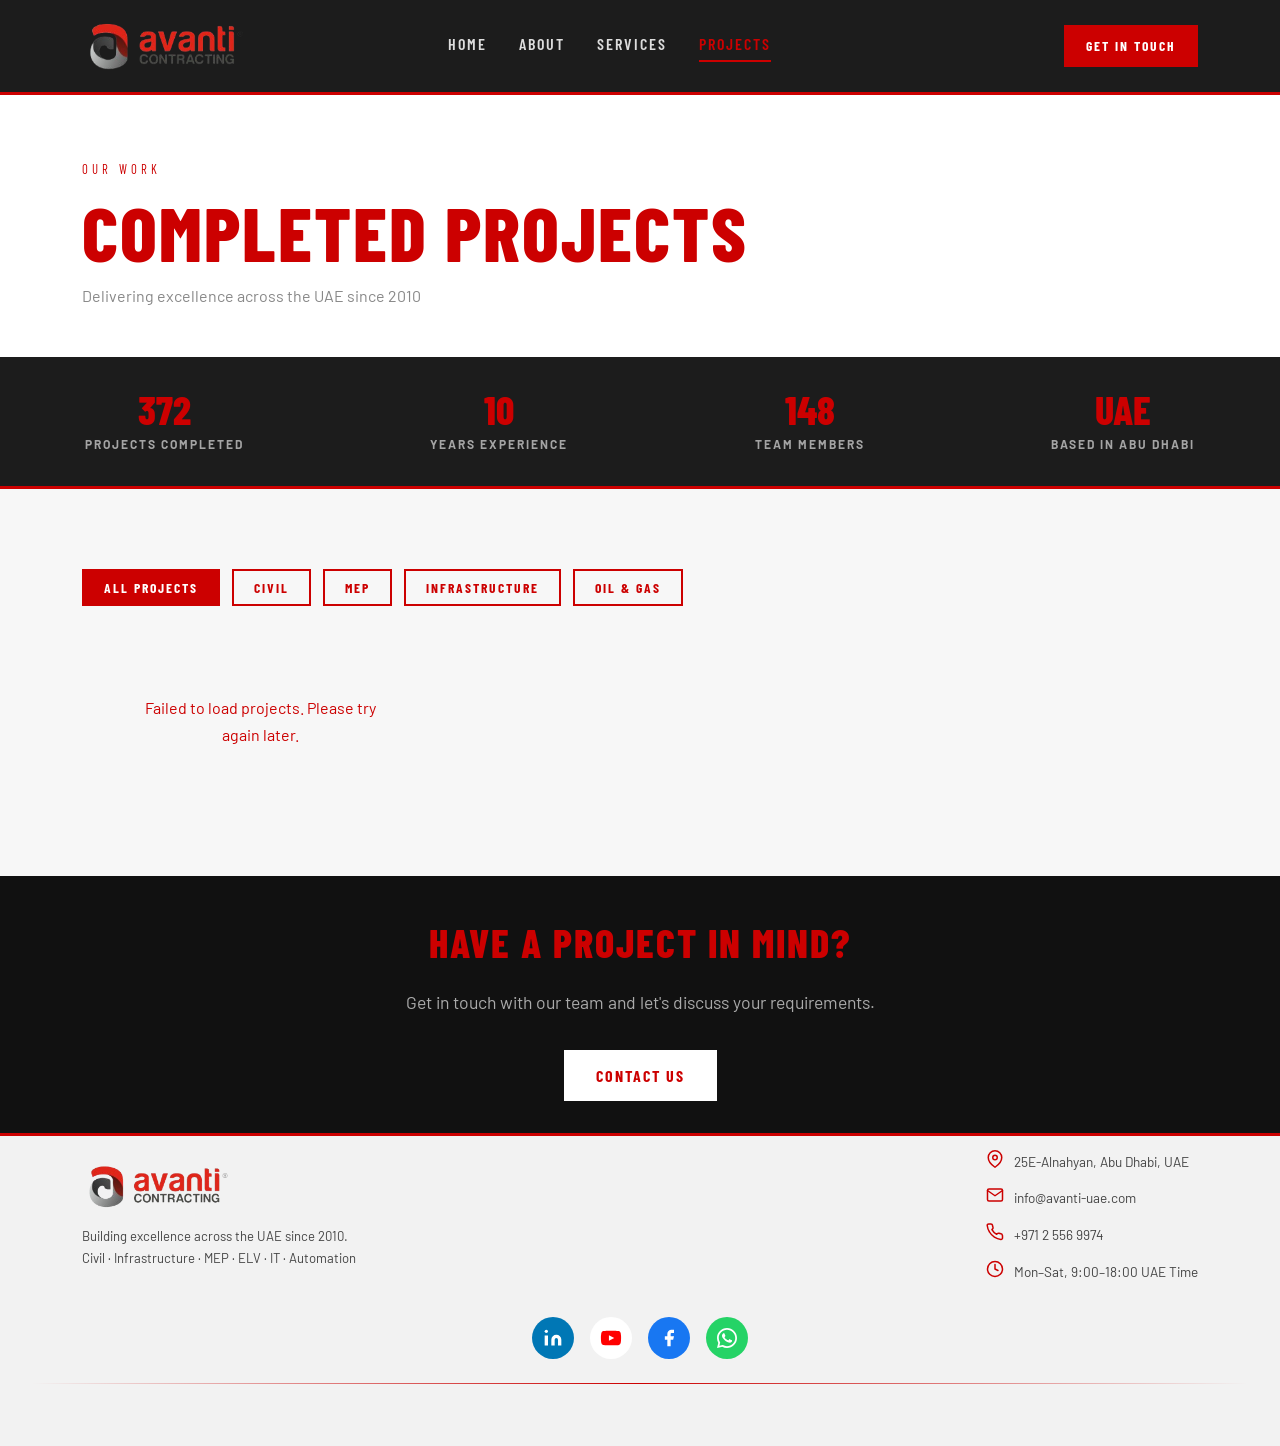
<file: projects.html>
<!DOCTYPE html>
<html lang="en">
<head>
  <meta charset="UTF-8" />
  <meta name="viewport" content="width=device-width, initial-scale=1.0"/>
  <title>Projects – Avanti Contracting</title>
  <link rel="stylesheet" href="css/style.css" />
  <link href="https://fonts.googleapis.com/css2?family=Barlow+Condensed:wght@400;600;700;800&family=Barlow:wght@300;400;500&display=swap" rel="stylesheet"/>
  <style>
    /* ---- PROJECT CARD IMAGE SLIDESHOW ---- */
    .project-card {
      background: #fff;
      border: 1px solid #e8e8e8;
      border-top: 3px solid #cc0000;
      overflow: hidden;
      transition: transform 0.3s, box-shadow 0.3s;
      display: flex;
      flex-direction: column;
    }

    .project-card:hover {
      transform: translateY(-4px);
      box-shadow: 0 12px 32px rgba(0,0,0,0.12);
    }

    .project-slideshow {
      position: relative;
      width: 100%;
      height: 220px;
      overflow: hidden;
      background: #111;
    }

    .project-slideshow img {
      position: absolute;
      top: 0; left: 0;
      width: 100%;
      height: 100%;
      object-fit: cover;
      opacity: 0;
      transition: opacity 0.7s ease;
    }

    .project-slideshow img.active {
      opacity: 1;
    }

    .slide-controls {
      position: absolute;
      bottom: 10px;
      left: 50%;
      transform: translateX(-50%);
      display: flex;
      gap: 6px;
      z-index: 5;
    }

    .slide-dot {
      width: 7px;
      height: 7px;
      border-radius: 50%;
      background: rgba(255,255,255,0.5);
      cursor: pointer;
      transition: background 0.2s;
    }

    .slide-dot.active {
      background: #cc0000;
    }

    .slide-arrow {
      position: absolute;
      top: 50%;
      transform: translateY(-50%);
      background: rgba(0,0,0,0.45);
      color: #fff;
      border: none;
      width: 30px;
      height: 30px;
      border-radius: 50%;
      font-size: 14px;
      cursor: pointer;
      z-index: 5;
      display: flex;
      align-items: center;
      justify-content: center;
      transition: background 0.2s;
      opacity: 0;
    }

    .project-slideshow:hover .slide-arrow { opacity: 1; }
    .slide-arrow:hover { background: #cc0000; }
    .slide-arrow.prev { left: 8px; }
    .slide-arrow.next { right: 8px; }

    .no-image-placeholder {
      width: 100%;
      height: 220px;
      background: linear-gradient(135deg, #1a1a1a 0%, #2a2a2a 100%);
      display: flex;
      flex-direction: column;
      align-items: center;
      justify-content: center;
      color: #555;
      font-family: 'Barlow Condensed', sans-serif;
      letter-spacing: 2px;
      font-size: 0.8rem;
      text-transform: uppercase;
      gap: 0.5rem;
    }

    .no-image-placeholder svg { opacity: 0.3; }

    .project-card-body {
      padding: 1.25rem;
      flex: 1;
      display: flex;
      flex-direction: column;
    }

    .project-card-top {
      display: flex;
      gap: 0.5rem;
      margin-bottom: 0.75rem;
    }

    .project-card-body h3 {
      font-family: 'Barlow Condensed', sans-serif;
      font-size: 1.15rem;
      font-weight: 700;
      text-transform: uppercase;
      color: #111;
      letter-spacing: 1px;
      margin-bottom: 1rem;
      line-height: 1.3;
    }

    .project-details {
      display: flex;
      flex-direction: column;
      gap: 0.4rem;
      margin-top: auto;
      border-top: 1px solid #f0f0f0;
      padding-top: 0.75rem;
    }

    .project-detail {
      display: flex;
      justify-content: space-between;
      font-size: 0.82rem;
      gap: 0.5rem;
    }

    .detail-label {
      color: #999;
      font-weight: 600;
      text-transform: uppercase;
      letter-spacing: 1px;
      font-size: 0.72rem;
      white-space: nowrap;
    }

    .detail-value {
      color: #333;
      text-align: right;
      font-size: 0.82rem;
    }

    .project-cat {
      font-family: 'Barlow Condensed', sans-serif;
      font-size: 0.72rem;
      font-weight: 700;
      letter-spacing: 1.5px;
      text-transform: uppercase;
      padding: 0.2rem 0.6rem;
      border-radius: 2px;
    }

    .project-cat.civil { background: #fff0f0; color: #cc0000; }
    .project-cat.mep { background: #f0f4ff; color: #2a4099; }
    .project-cat.infrastructure { background: #f0fff4; color: #1a7a3a; }
    .project-cat.oil-gas { background: #fffbf0; color: #a07000; }

    .project-status {
      font-family: 'Barlow Condensed', sans-serif;
      font-size: 0.72rem;
      font-weight: 700;
      letter-spacing: 1.5px;
      text-transform: uppercase;
      padding: 0.2rem 0.6rem;
      border-radius: 2px;
    }

    .project-status.completed { background: #e8f5e9; color: #2e7d32; }

    .projects-grid {
      display: grid;
      grid-template-columns: repeat(auto-fill, minmax(320px, 1fr));
      gap: 1.5rem;
      margin-top: 2rem;
    }
  </style>
</head>
<body>

  <header class="site-header page-header">
    <div class="container header-inner">
      <div class="logo">
        <a href="index.html"><img src="images/avanti_logo.png" alt="Avanti Contracting Logo" style="height:50px; width:auto;" /></a>
      </div>
      <nav class="main-nav">
        <a href="index.html">Home</a>
        <a href="about.html">About</a>
        <a href="services.html">Services</a>
        <a href="projects.html" class="active">Projects</a>
        <a href="contact.html">Contact</a>
      </nav>
      <a href="contact.html" class="btn-header">Get in Touch</a>
    </div>
  </header>

  <!-- PAGE HERO -->
  <section class="page-hero">
    <div class="container">
      <p class="section-tag">Our Work</p>
      <h1 class="page-hero-title">Completed Projects</h1>
      <p style="color:#888; margin-top:0.75rem; font-size:1rem;">Delivering excellence across the UAE since 2010</p>
    </div>
  </section>

  <!-- STATS BAR -->
  <section class="projects-stats">
    <div class="projects-stats-inner">
      <div class="proj-stat">
        <span class="proj-stat-num" data-target="500">0</span>
        <span class="proj-stat-label">Projects Completed</span>
      </div>
      <div class="proj-stat">
        <span class="proj-stat-num" data-target="14">0</span>
        <span class="proj-stat-label">Years Experience</span>
      </div>
      <div class="proj-stat">
        <span class="proj-stat-num" data-target="200">0</span>
        <span class="proj-stat-label">Team Members</span>
      </div>
      <div class="proj-stat">
        <span class="proj-stat-num">UAE</span>
        <span class="proj-stat-label">Based in Abu Dhabi</span>
      </div>
    </div>
  </section>

  <!-- FILTER BUTTONS -->
  <section class="section projects-section">
    <div class="container">
      <div class="filter-btns">
        <button class="filter-btn active" onclick="filterProjects('all', event)">All Projects</button>
        <button class="filter-btn" onclick="filterProjects('civil', event)">Civil</button>
        <button class="filter-btn" onclick="filterProjects('mep', event)">MEP</button>
        <button class="filter-btn" onclick="filterProjects('infrastructure', event)">Infrastructure</button>
        <button class="filter-btn" onclick="filterProjects('oil-gas', event)">Oil & Gas</button>
      </div>

      <!-- PROJECTS GRID -->
      <div class="projects-grid" id="projects-grid">
        <div style="text-align:center; padding:3rem; color:#999; font-family:'Barlow Condensed',sans-serif; letter-spacing:2px; text-transform:uppercase;">
          Loading Projects...
        </div>
      </div>
    </div>
  </section>

  <!-- CTA -->
  <section class="cta-section">
    <div class="container cta-inner">
      <h2>Have a Project in Mind?</h2>
      <p>Get in touch with our team and let's discuss your requirements.</p>
      <a href="contact.html" class="btn-primary">Contact Us</a>
    </div>
  </section>

  <!-- FOOTER -->
  <footer class="site-footer">
    <div class="container footer-top">
      <div class="footer-brand animate-footer">
        <a href="index.html"><img src="images/avanti_logo.png" alt="Avanti Contracting Logo" style="height:45px; width:auto;" /></a>
        <p>Building excellence across the UAE since 2010.<br>Civil · Infrastructure · MEP · ELV · IT · Automation</p>
      </div>
      <div class="footer-contact-icons animate-footer">
        <div class="footer-icon-item">
          <span class="footer-icon"><svg xmlns="http://www.w3.org/2000/svg" viewBox="0 0 24 24" fill="none" stroke="#cc0000" stroke-width="2" stroke-linecap="round" stroke-linejoin="round" width="18" height="18"><path d="M21 10c0 7-9 13-9 13S3 17 3 10a9 9 0 0 1 18 0z"/><circle cx="12" cy="10" r="3"/></svg></span>
          <span>25E-Alnahyan, Abu Dhabi, UAE</span>
        </div>
        <div class="footer-icon-item">
          <span class="footer-icon"><svg xmlns="http://www.w3.org/2000/svg" viewBox="0 0 24 24" fill="none" stroke="#cc0000" stroke-width="2" stroke-linecap="round" stroke-linejoin="round" width="18" height="18"><path d="M4 4h16c1.1 0 2 .9 2 2v12c0 1.1-.9 2-2 2H4c-1.1 0-2-.9-2-2V6c0-1.1.9-2 2-2z"/><polyline points="22,6 12,13 2,6"/></svg></span>
          <span>info@avanti-uae.com</span>
        </div>
        <div class="footer-icon-item">
          <span class="footer-icon"><svg xmlns="http://www.w3.org/2000/svg" viewBox="0 0 24 24" fill="none" stroke="#cc0000" stroke-width="2" stroke-linecap="round" stroke-linejoin="round" width="18" height="18"><path d="M22 16.92v3a2 2 0 0 1-2.18 2 19.79 19.79 0 0 1-8.63-3.07A19.5 19.5 0 0 1 4.69 12a19.79 19.79 0 0 1-3.07-8.67A2 2 0 0 1 3.6 1.18h3a2 2 0 0 1 2 1.72c.127.96.361 1.903.7 2.81a2 2 0 0 1-.45 2.11L7.91 8.77a16 16 0 0 0 6.29 6.29l.91-.91a2 2 0 0 1 2.11-.45c.907.339 1.85.573 2.81.7a2 2 0 0 1 1.72 2.02z"/></svg></span>
          <span>+971 2 556 9974</span>
        </div>
        <div class="footer-icon-item">
          <span class="footer-icon"><svg xmlns="http://www.w3.org/2000/svg" viewBox="0 0 24 24" fill="none" stroke="#cc0000" stroke-width="2" stroke-linecap="round" stroke-linejoin="round" width="18" height="18"><circle cx="12" cy="12" r="10"/><polyline points="12 6 12 12 16 14"/></svg></span>
          <span>Mon–Sat, 9:00–18:00 UAE Time</span>
        </div>
      </div>
    </div>
    <div class="footer-social animate-footer">
      <a href="https://ae.linkedin.com/company/avanti-contracting-&-general-maintenance" target="_blank" class="social-btn linkedin" title="LinkedIn">
        <svg xmlns="http://www.w3.org/2000/svg" viewBox="0 0 24 24"><path d="M16 8a6 6 0 0 1 6 6v7h-4v-7a2 2 0 0 0-2-2 2 2 0 0 0-2 2v7h-4v-7a6 6 0 0 1 6-6z"/><rect x="2" y="9" width="4" height="12"/><circle cx="4" cy="4" r="2"/></svg>
      </a>
      <a href="https://www.youtube.com/channel/UCp6lrFs3oOhGaDWDqDpE3rA" target="_blank" class="social-btn youtube-btn" title="YouTube">
        <svg xmlns="http://www.w3.org/2000/svg" viewBox="0 0 24 24" fill="none"><path fill="#FF0000" d="M22.54 6.42a2.78 2.78 0 0 0-1.95-1.96C18.88 4 12 4 12 4s-6.88 0-8.59.46a2.78 2.78 0 0 0-1.95 1.96A29 29 0 0 0 1 12a29 29 0 0 0 .46 5.58A2.78 2.78 0 0 0 3.41 19.6C5.12 20 12 20 12 20s6.88 0 8.59-.46a2.78 2.78 0 0 0 1.95-1.95A29 29 0 0 0 23 12a29 29 0 0 0-.46-5.58z"/><polygon fill="#ffffff" points="9.75 15.02 15.5 12 9.75 8.98 9.75 15.02"/></svg>
      </a>
      <a href="https://www.facebook.com/people/Avanti-Contracting-and-General-Maintenance/100093228972796/" target="_blank" class="social-btn facebook" title="Facebook">
        <svg xmlns="http://www.w3.org/2000/svg" viewBox="0 0 24 24"><path d="M18 2h-3a5 5 0 0 0-5 5v3H7v4h3v8h4v-8h3l1-4h-4V7a1 1 0 0 1 1-1h3z"/></svg>
      </a>
      <a href="https://wa.me/971589056727" target="_blank" class="social-btn whatsapp" title="WhatsApp">
        <svg xmlns="http://www.w3.org/2000/svg" viewBox="0 0 24 24"><path d="M17.472 14.382c-.297-.149-1.758-.867-2.03-.967-.273-.099-.471-.148-.67.15-.197.297-.767.966-.94 1.164-.173.199-.347.223-.644.075-.297-.15-1.255-.463-2.39-1.475-.883-.788-1.48-1.761-1.653-2.059-.173-.297-.018-.458.13-.606.134-.133.298-.347.446-.52.149-.174.198-.298.298-.497.099-.198.05-.371-.025-.52-.075-.149-.669-1.612-.916-2.207-.242-.579-.487-.5-.669-.51-.173-.008-.371-.01-.57-.01-.198 0-.52.074-.792.372-.272.297-1.04 1.016-1.04 2.479 0 1.462 1.065 2.875 1.213 3.074.149.198 2.096 3.2 5.077 4.487.709.306 1.262.489 1.694.625.712.227 1.36.195 1.871.118.571-.085 1.758-.719 2.006-1.413.248-.694.248-1.289.173-1.413-.074-.124-.272-.198-.57-.347z"/><path d="M12 0C5.373 0 0 5.373 0 12c0 2.124.554 4.122 1.524 5.855L.057 23.887l6.206-1.448A11.945 11.945 0 0 0 12 24c6.627 0 12-5.373 12-12S18.627 0 12 0zm0 21.894a9.893 9.893 0 0 1-5.031-1.376l-.361-.214-3.732.871.944-3.63-.235-.374A9.859 9.859 0 0 1 2.106 12C2.106 6.533 6.533 2.106 12 2.106S21.894 6.533 21.894 12 17.467 21.894 12 21.894z"/></svg>
      </a>
    </div>
    <div class="footer-divider">
      <div class="footer-divider-line"></div>
    </div>
    <div class="container footer-bottom-links">
      <div class="footer-nav-links animate-footer">
        <a href="index.html">Home</a>
        <span class="footer-sep">|</span>
        <a href="about.html">About</a>
        <span class="footer-sep">|</span>
        <a href="services.html">Services</a>
        <span class="footer-sep">|</span>
        <a href="projects.html">Projects</a>
        <span class="footer-sep">|</span>
        <a href="contact.html">Contact</a>
        <span class="footer-sep">|</span>
        <a href="certifications.html">Certifications</a>
        <span class="footer-sep">|</span>
        <a href="terms.html">Terms & Conditions</a>
        <span class="footer-sep">|</span>
        <a href="careers.html">Careers</a>
      </div>
      <div class="footer-copy animate-footer">
        <p>© 2024 Avanti Contracting. All rights reserved.</p>
      </div>
    </div>
  </footer>

  <script>
  // ---- GOOGLE SHEETS CONFIG ----
  const PROJECTS_CSV = 'https://docs.google.com/spreadsheets/d/e/2PACX-1vQK99z0NBW8ZjkPMox31WKFczKKRaVk_SuRXLeey2tnnH3xOKMxKXnlNR08pGmSXoJPJRtSSyuGEDoT/pub?gid=0&single=true&output=csv';
  const JOBS_CSV = 'https://docs.google.com/spreadsheets/d/e/2PACX-1vQK99z0NBW8ZjkPMox31WKFczKKRaVk_SuRXLeey2tnnH3xOKMxKXnlNR08pGmSXoJPJRtSSyuGEDoT/pub?gid=422253346&single=true&output=csv';

  // ---- CSV PARSER ----
  function parseCSV(text) {
    const lines = text.trim().split('\n');
    const headers = lines[0].split(',').map(h => h.trim().replace(/"/g, ''));
    return lines.slice(1).map(line => {
      const values = [];
      let current = '';
      let inQuotes = false;
      for (let i = 0; i < line.length; i++) {
        if (line[i] === '"') { inQuotes = !inQuotes; }
        else if (line[i] === ',' && !inQuotes) { values.push(current.trim()); current = ''; }
        else { current += line[i]; }
      }
      values.push(current.trim());
      const obj = {};
      headers.forEach((h, i) => obj[h] = (values[i] || '').replace(/"/g, ''));
      return obj;
    });
  }

  // ---- SLIDESHOW STATE ----
  const slideshowState = {};

  function initSlideshow(id) {
    slideshowState[id] = { current: 0, timer: null };
    startAutoSlide(id);
  }

  function showSlide(id, index) {
    const ss = document.querySelector(`.project-slideshow[data-slideshow="${id}"]`);
    if (!ss) return;
    const imgs = ss.querySelectorAll('img');
    const dots = ss.querySelectorAll('.slide-dot');
    if (!imgs.length) return;
    index = (index + imgs.length) % imgs.length;
    imgs.forEach(img => img.classList.remove('active'));
    dots.forEach(dot => dot.classList.remove('active'));
    imgs[index].classList.add('active');
    if (dots[index]) dots[index].classList.add('active');
    slideshowState[id].current = index;
  }

  function changeSlide(id, dir, e) {
    if (e) e.stopPropagation();
    clearInterval(slideshowState[id].timer);
    showSlide(id, slideshowState[id].current + dir);
    startAutoSlide(id);
  }

  function goToSlide(id, index, e) {
    if (e) e.stopPropagation();
    clearInterval(slideshowState[id].timer);
    showSlide(id, index);
    startAutoSlide(id);
  }

  function startAutoSlide(id) {
    slideshowState[id].timer = setInterval(() => {
      showSlide(id, slideshowState[id].current + 1);
    }, 3500);
  }

  // ---- BUILD PROJECT CARD ----
  function buildProjectCard(project, index) {
    const id = index + 1;
    const images = project.images ? project.images.split(',').map(i => i.trim()).filter(i => i) : [];
    const category = (project.category || '').toLowerCase().replace(/\s+/g, '-');

    let slideshowHTML = '';
    if (images.length > 0) {
      const imgTags = images.map((img, i) =>
        `<img src="images/${img}" class="${i === 0 ? 'active' : ''}" alt="${project.title}" />`
      ).join('');
      const dots = images.map((_, i) =>
        `<span class="slide-dot ${i === 0 ? 'active' : ''}" onclick="goToSlide(${id}, ${i}, event)"></span>`
      ).join('');
      slideshowHTML = `
        <div class="project-slideshow" data-slideshow="${id}">
          ${imgTags}
          ${images.length > 1 ? `
          <button class="slide-arrow prev" onclick="changeSlide(${id}, -1, event)">&#8249;</button>
          <button class="slide-arrow next" onclick="changeSlide(${id}, 1, event)">&#8250;</button>
          <div class="slide-controls">${dots}</div>` : ''}
        </div>`;
    } else {
      slideshowHTML = `
        <div class="no-image-placeholder">
          <svg xmlns="http://www.w3.org/2000/svg" viewBox="0 0 24 24" fill="none" stroke="#555" stroke-width="1.5" width="36" height="36"><rect x="3" y="3" width="18" height="18" rx="2"/><circle cx="8.5" cy="8.5" r="1.5"/><polyline points="21 15 16 10 5 21"/></svg>
          <span>Images Coming Soon</span>
        </div>`;
    }

    const catClass = category.includes('civil') ? 'civil' :
                     category.includes('mep') ? 'mep' :
                     category.includes('infrastructure') ? 'infrastructure' :
                     category.includes('oil') ? 'oil-gas' : 'civil';

    const mainContractorRow = project.maincontractor ?
      `<div class="project-detail"><span class="detail-label">Main Contractor</span><span class="detail-value">${project.maincontractor}</span></div>` : '';

    return `
      <div class="project-card" data-category="${category}">
        ${slideshowHTML}
        <div class="project-card-body">
          <div class="project-card-top">
            <span class="project-cat ${catClass}">${project.category || 'Civil'}</span>
            <span class="project-status completed">${project.status || 'Completed'}</span>
          </div>
          <h3>${project.title}</h3>
          <div class="project-details">
            <div class="project-detail"><span class="detail-label">Client</span><span class="detail-value">${project.client}</span></div>
            ${mainContractorRow}
            <div class="project-detail"><span class="detail-label">Role</span><span class="detail-value">${project.role}</span></div>
            <div class="project-detail"><span class="detail-label">Location</span><span class="detail-value">${project.location}</span></div>
          </div>
        </div>
      </div>`;
  }

  // ---- FILTER ----
  window.filterProjects = function(category, e) {
    const cards = document.querySelectorAll('.project-card');
    const btns = document.querySelectorAll('.filter-btn');
    btns.forEach(btn => btn.classList.remove('active'));
    if (e && e.target) e.target.classList.add('active');
    cards.forEach(card => {
      const categories = card.dataset.category.split(' ');
      if (category === 'all' || categories.includes(category)) {
        card.style.display = 'flex';
      } else {
        card.style.display = 'none';
      }
    });
  }

  // ---- LOAD PROJECTS ----
  async function loadProjects() {
    try {
      const response = await fetch(PROJECTS_CSV);
      const text = await response.text();
      const projects = parseCSV(text);
      const grid = document.getElementById('projects-grid');
      grid.innerHTML = projects.map((p, i) => buildProjectCard(p, i)).join('');
      projects.forEach((_, i) => {
        if (document.querySelector(`.project-slideshow[data-slideshow="${i + 1}"]`)) {
          initSlideshow(i + 1);
        }
      });
    } catch (err) {
      document.getElementById('projects-grid').innerHTML =
        '<div style="text-align:center;padding:3rem;color:#cc0000;">Failed to load projects. Please try again later.</div>';
    }
  }

  // ---- FOOTER ANIMATION ----
  const footerObserver = new IntersectionObserver((entries) => {
    entries.forEach((entry, index) => {
      if (entry.isIntersecting) {
        setTimeout(() => entry.target.classList.add('visible'), index * 200);
      }
    });
  }, { threshold: 0.2 });
  document.querySelectorAll('.animate-footer').forEach(el => footerObserver.observe(el));

  const dividerObserver = new IntersectionObserver((entries) => {
    entries.forEach(entry => { if (entry.isIntersecting) entry.target.classList.add('animated'); });
  }, { threshold: 0.5 });
  const divider = document.querySelector('.footer-divider-line');
  if (divider) dividerObserver.observe(divider);

  // ---- COUNTER ANIMATION ----
  function animateCounters() {
    document.querySelectorAll('.proj-stat-num[data-target]').forEach(counter => {
      const target = parseInt(counter.getAttribute('data-target'));
      const step = target / (2000 / 16);
      let current = 0;
      const timer = setInterval(() => {
        current += step;
        if (current >= target) { counter.textContent = target + '+'; clearInterval(timer); }
        else { counter.textContent = Math.floor(current); }
      }, 16);
    });
  }
  const statsObserver = new IntersectionObserver((entries) => {
    entries.forEach(entry => { if (entry.isIntersecting) { animateCounters(); statsObserver.disconnect(); } });
  }, { threshold: 0.5 });
  const statsSection = document.querySelector('.projects-stats');
  if (statsSection) statsObserver.observe(statsSection);

  // ---- INIT ----
  document.addEventListener('DOMContentLoaded', loadProjects);
</script>

</body>
</html>
</file>
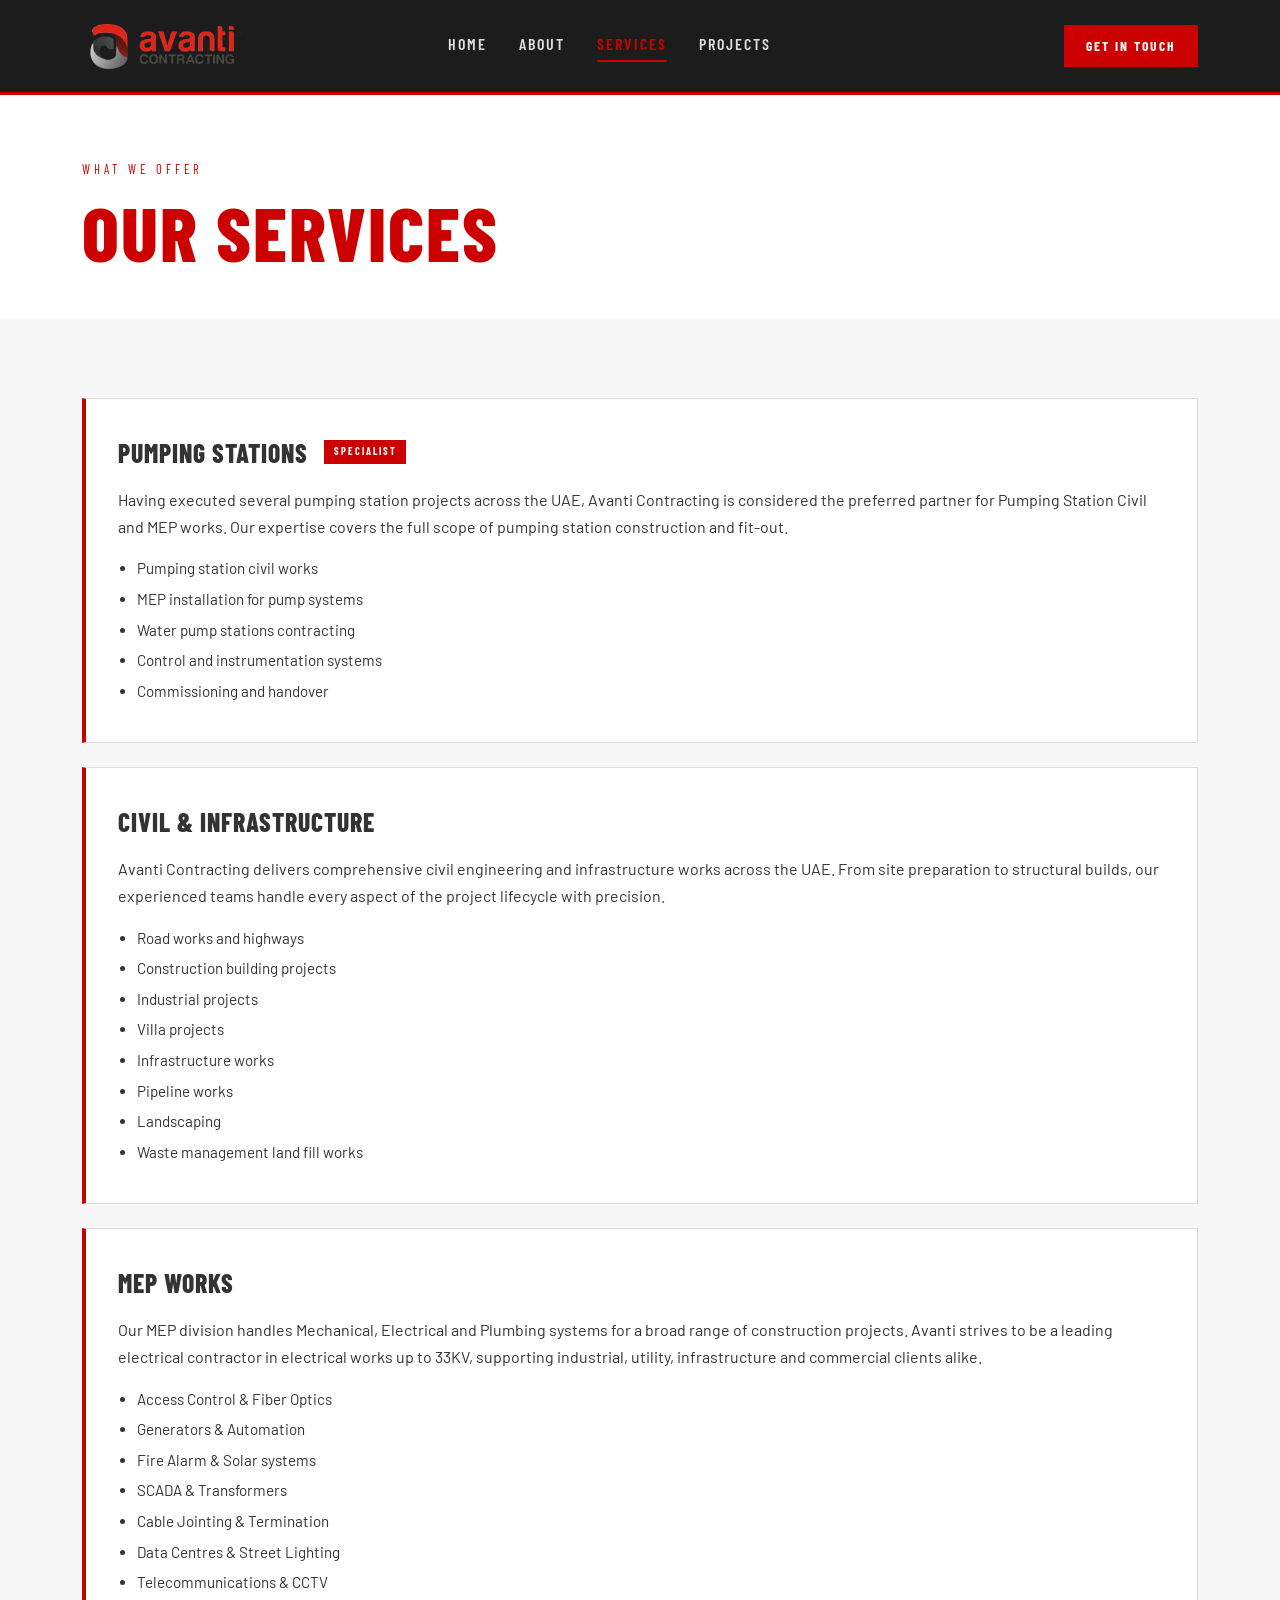
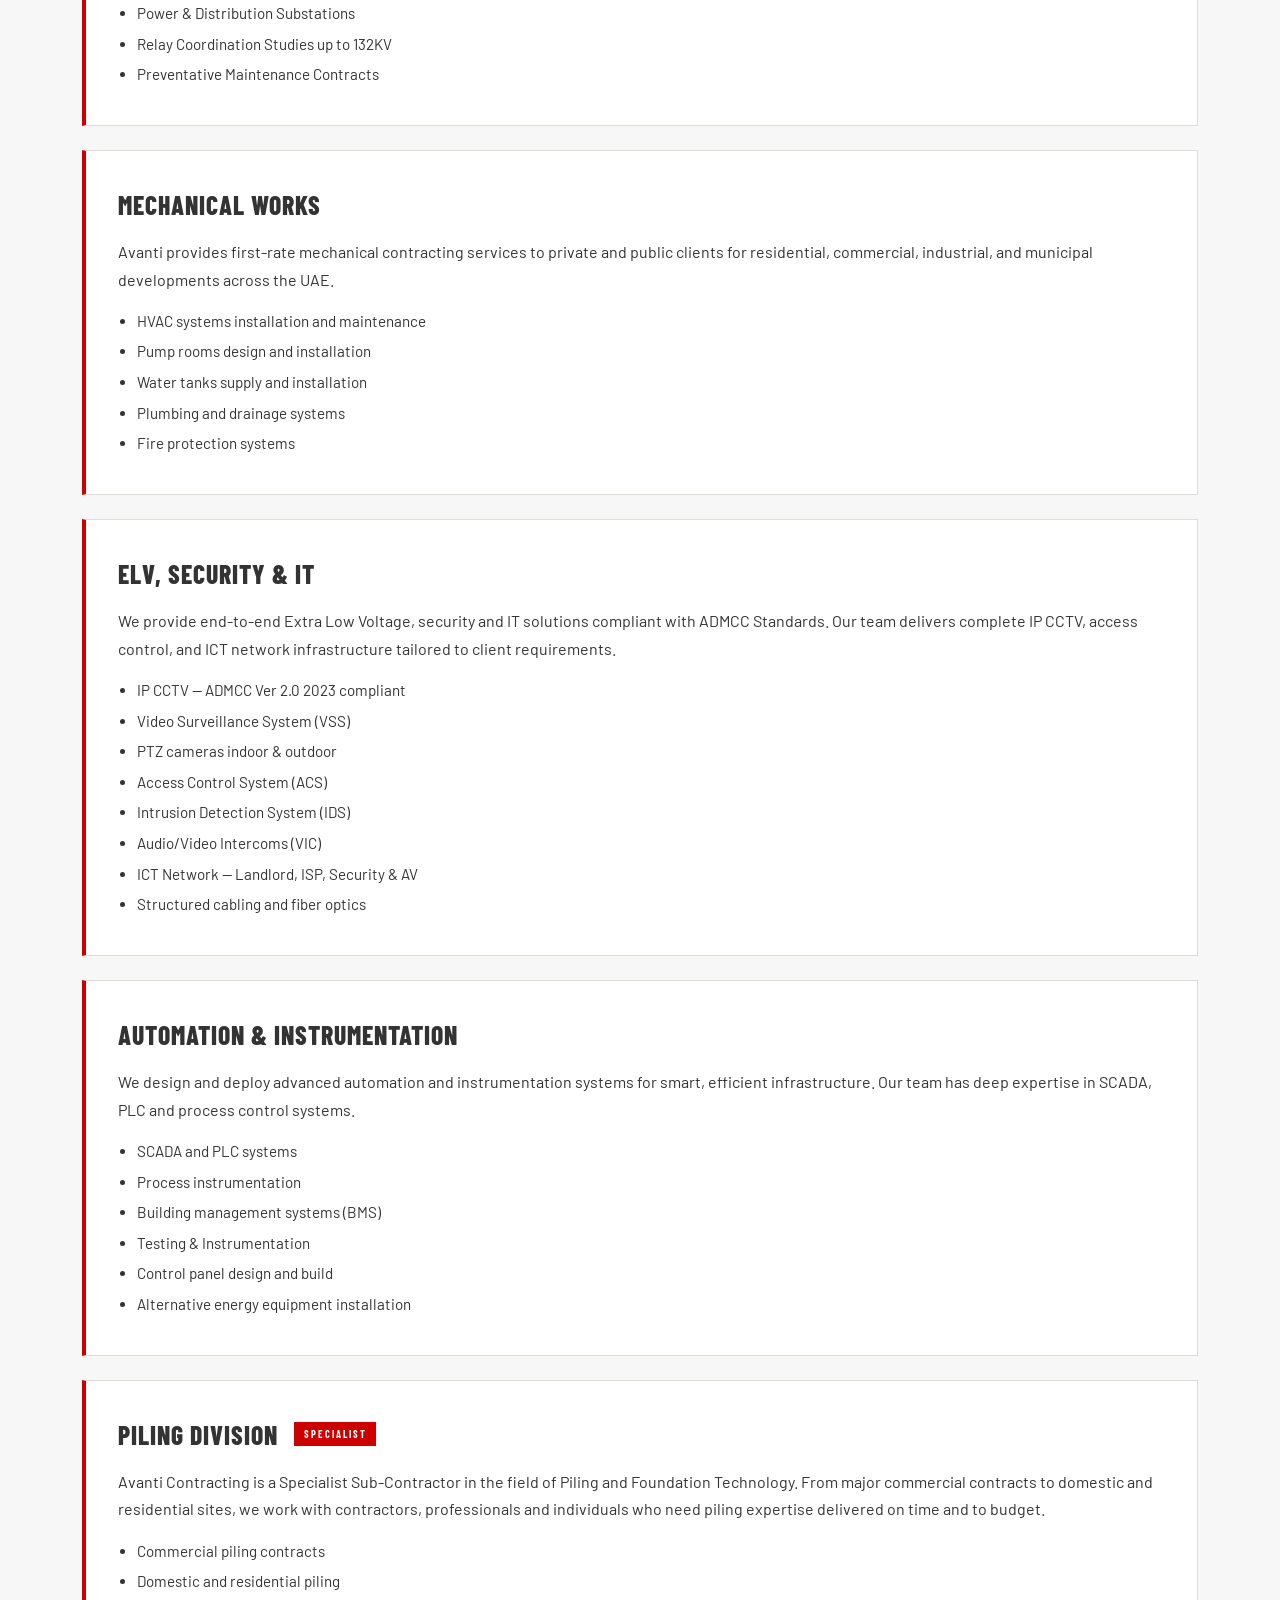
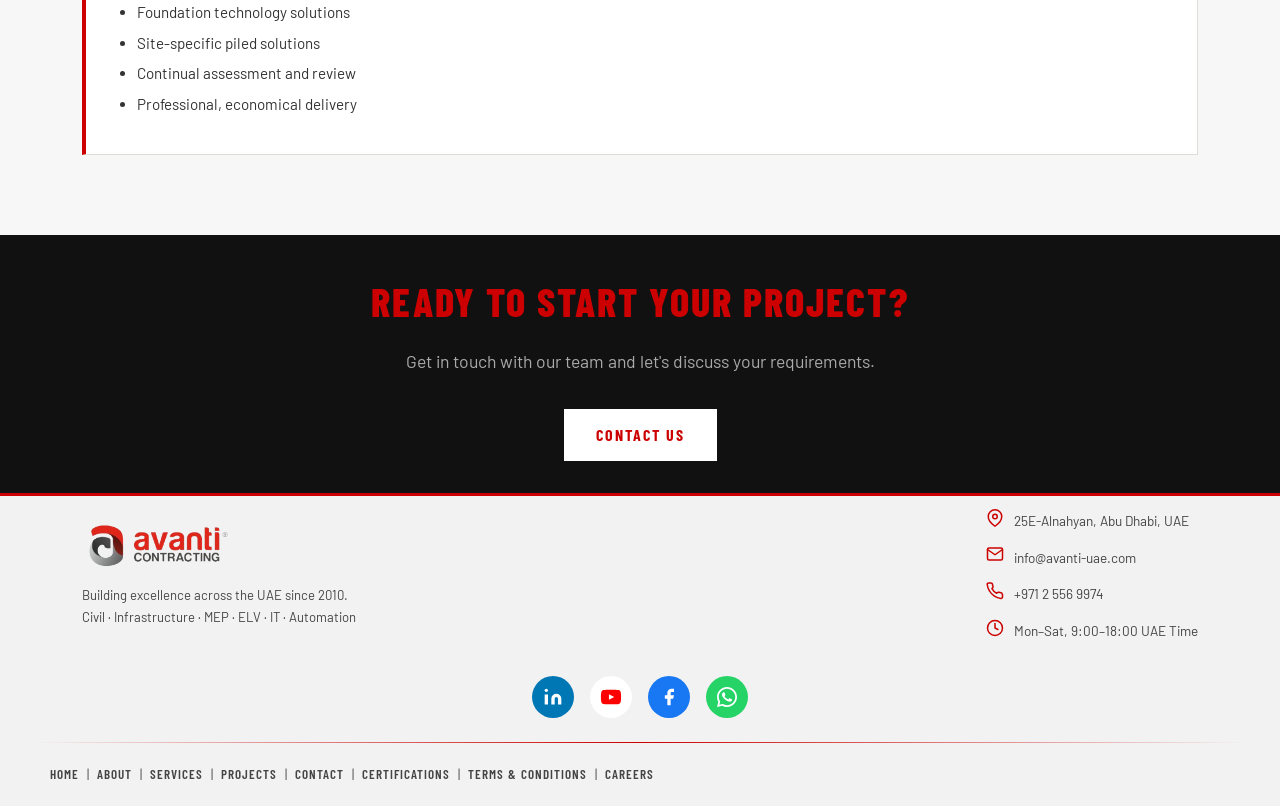
<file: services.html>
<!DOCTYPE html>
<html lang="en">
<head>
  <meta charset="UTF-8" />
  <meta name="viewport" content="width=device-width, initial-scale=1.0"/>
  <title>Services – Avanti Contracting</title>
  <link rel="stylesheet" href="css/style.css" />
  <link href="https://fonts.googleapis.com/css2?family=Barlow+Condensed:wght@400;600;700;800&family=Barlow:wght@300;400;500&display=swap" rel="stylesheet"/>
</head>
<body>

  <header class="site-header page-header">
    <div class="container header-inner">
      <div class="logo">
        <a href="index.html"><img src="images/avanti_logo.png" alt="Avanti Contracting Logo" style="height:50px; width:auto;" /></a>
      </div>
      <nav class="main-nav">
        <a href="index.html">Home</a>
        <a href="about.html">About</a>
        <a href="services.html" class="active">Services</a>
        <a href="projects.html">Projects</a>
        <a href="contact.html">Contact</a>
      </nav>
      <a href="contact.html" class="btn-header">Get in Touch</a>
    </div>
  </header>

  <section class="page-hero">
    <div class="container">
      <p class="section-tag">What We Offer</p>
      <h1 class="page-hero-title">Our Services</h1>
    </div>
  </section>

  <section class="section">
    <div class="container">
      <div class="services-full">

  <div class="service-full-card featured">
    <div class="sfc-text">
      <h2>Pumping Stations <span class="badge">Specialist</span></h2>
      <p>Having executed several pumping station projects across the UAE, Avanti Contracting is considered the preferred partner for Pumping Station Civil and MEP works. Our expertise covers the full scope of pumping station construction and fit-out.</p>
      <ul>
        <li>Pumping station civil works</li>
        <li>MEP installation for pump systems</li>
        <li>Water pump stations contracting</li>
        <li>Control and instrumentation systems</li>
        <li>Commissioning and handover</li>
      </ul>
    </div>
  </div>

  <div class="service-full-card featured">
    <div class="sfc-text">
      <h2>Civil & Infrastructure</h2>
      <p>Avanti Contracting delivers comprehensive civil engineering and infrastructure works across the UAE. From site preparation to structural builds, our experienced teams handle every aspect of the project lifecycle with precision.</p>
      <ul>
        <li>Road works and highways</li>
        <li>Construction building projects</li>
        <li>Industrial projects</li>
        <li>Villa projects</li>
        <li>Infrastructure works</li>
        <li>Pipeline works</li>
        <li>Landscaping</li>
        <li>Waste management land fill works</li>
      </ul>
    </div>
  </div>

  <div class="service-full-card featured">
    <div class="sfc-text">
      <h2>MEP Works</h2>
      <p>Our MEP division handles Mechanical, Electrical and Plumbing systems for a broad range of construction projects. Avanti strives to be a leading electrical contractor in electrical works up to 33KV, supporting industrial, utility, infrastructure and commercial clients alike.</p>
      <ul>
        <li>Access Control & Fiber Optics</li>
        <li>Generators & Automation</li>
        <li>Fire Alarm & Solar systems</li>
        <li>SCADA & Transformers</li>
        <li>Cable Jointing & Termination</li>
        <li>Data Centres & Street Lighting</li>
        <li>Telecommunications & CCTV</li>
        <li>Power & Distribution Substations</li>
        <li>Relay Coordination Studies up to 132KV</li>
        <li>Preventative Maintenance Contracts</li>
      </ul>
    </div>
  </div>

  <div class="service-full-card featured">
    <div class="sfc-text">
      <h2>Mechanical Works</h2>
      <p>Avanti provides first-rate mechanical contracting services to private and public clients for residential, commercial, industrial, and municipal developments across the UAE.</p>
      <ul>
        <li>HVAC systems installation and maintenance</li>
        <li>Pump rooms design and installation</li>
        <li>Water tanks supply and installation</li>
        <li>Plumbing and drainage systems</li>
        <li>Fire protection systems</li>
      </ul>
    </div>
  </div>

  <div class="service-full-card featured">
    <div class="sfc-text">
      <h2>ELV, Security & IT</h2>
      <p>We provide end-to-end Extra Low Voltage, security and IT solutions compliant with ADMCC Standards. Our team delivers complete IP CCTV, access control, and ICT network infrastructure tailored to client requirements.</p>
      <ul>
        <li>IP CCTV — ADMCC Ver 2.0 2023 compliant</li>
        <li>Video Surveillance System (VSS)</li>
        <li>PTZ cameras indoor & outdoor</li>
        <li>Access Control System (ACS)</li>
        <li>Intrusion Detection System (IDS)</li>
        <li>Audio/Video Intercoms (VIC)</li>
        <li>ICT Network — Landlord, ISP, Security & AV</li>
        <li>Structured cabling and fiber optics</li>
      </ul>
    </div>
  </div>

  <div class="service-full-card featured">
    <div class="sfc-text">
      <h2>Automation & Instrumentation</h2>
      <p>We design and deploy advanced automation and instrumentation systems for smart, efficient infrastructure. Our team has deep expertise in SCADA, PLC and process control systems.</p>
      <ul>
        <li>SCADA and PLC systems</li>
        <li>Process instrumentation</li>
        <li>Building management systems (BMS)</li>
        <li>Testing & Instrumentation</li>
        <li>Control panel design and build</li>
        <li>Alternative energy equipment installation</li>
      </ul>
    </div>
  </div>

  <div class="service-full-card featured">
    <div class="sfc-text">
      <h2>Piling Division <span class="badge">Specialist</span></h2>
      <p>Avanti Contracting is a Specialist Sub-Contractor in the field of Piling and Foundation Technology. From major commercial contracts to domestic and residential sites, we work with contractors, professionals and individuals who need piling expertise delivered on time and to budget.</p>
      <ul>
        <li>Commercial piling contracts</li>
        <li>Domestic and residential piling</li>
        <li>Foundation technology solutions</li>
        <li>Site-specific piled solutions</li>
        <li>Continual assessment and review</li>
        <li>Professional, economical delivery</li>
      </ul>
    </div>
  </div>

</div>
    </div>
  </section>

  <!-- CTA -->
  <section class="cta-section">
    <div class="container cta-inner">
      <h2>Ready to start your project?</h2>
      <p>Get in touch with our team and let's discuss your requirements.</p>
      <a href="contact.html" class="btn-primary">Contact Us</a>
    </div>
  </section>

  <footer class="site-footer">
  <div class="container footer-top">
    <div class="footer-brand animate-footer">
      <a href="index.html"><img src="images/avanti_logo.png" alt="Avanti Contracting Logo" style="height:45px; width:auto;" /></a>
      <p>Building excellence across the UAE since 2010.<br>Civil · Infrastructure · MEP · ELV · IT · Automation</p>
    </div>
    <div class="footer-contact-icons animate-footer">
      <div class="footer-icon-item">
        <span class="footer-icon"><svg xmlns="http://www.w3.org/2000/svg" viewBox="0 0 24 24" fill="none" stroke="#cc0000" stroke-width="2" stroke-linecap="round" stroke-linejoin="round" width="18" height="18"><path d="M21 10c0 7-9 13-9 13S3 17 3 10a9 9 0 0 1 18 0z"/><circle cx="12" cy="10" r="3"/></svg></span>
        <span>25E-Alnahyan, Abu Dhabi, UAE</span>
      </div>
      <div class="footer-icon-item">
        <span class="footer-icon"><svg xmlns="http://www.w3.org/2000/svg" viewBox="0 0 24 24" fill="none" stroke="#cc0000" stroke-width="2" stroke-linecap="round" stroke-linejoin="round" width="18" height="18"><path d="M4 4h16c1.1 0 2 .9 2 2v12c0 1.1-.9 2-2 2H4c-1.1 0-2-.9-2-2V6c0-1.1.9-2 2-2z"/><polyline points="22,6 12,13 2,6"/></svg></span>
        <span>info@avanti-uae.com</span>
      </div>
      <div class="footer-icon-item">
        <span class="footer-icon"><svg xmlns="http://www.w3.org/2000/svg" viewBox="0 0 24 24" fill="none" stroke="#cc0000" stroke-width="2" stroke-linecap="round" stroke-linejoin="round" width="18" height="18"><path d="M22 16.92v3a2 2 0 0 1-2.18 2 19.79 19.79 0 0 1-8.63-3.07A19.5 19.5 0 0 1 4.69 12a19.79 19.79 0 0 1-3.07-8.67A2 2 0 0 1 3.6 1.18h3a2 2 0 0 1 2 1.72c.127.96.361 1.903.7 2.81a2 2 0 0 1-.45 2.11L7.91 8.77a16 16 0 0 0 6.29 6.29l.91-.91a2 2 0 0 1 2.11-.45c.907.339 1.85.573 2.81.7a2 2 0 0 1 1.72 2.02z"/></svg></span>
        <span>+971 2 556 9974</span>
      </div>
      <div class="footer-icon-item">
        <span class="footer-icon"><svg xmlns="http://www.w3.org/2000/svg" viewBox="0 0 24 24" fill="none" stroke="#cc0000" stroke-width="2" stroke-linecap="round" stroke-linejoin="round" width="18" height="18"><circle cx="12" cy="12" r="10"/><polyline points="12 6 12 12 16 14"/></svg></span>
        <span>Mon–Sat, 9:00–18:00 UAE Time</span>
      </div>
    </div>
  </div>
  </div>
  <div class="footer-social animate-footer">
  <a href="https://ae.linkedin.com/company/avanti-contracting-&-general-maintenance" target="_blank" class="social-btn linkedin" title="LinkedIn">
    <svg xmlns="http://www.w3.org/2000/svg" viewBox="0 0 24 24"><path d="M16 8a6 6 0 0 1 6 6v7h-4v-7a2 2 0 0 0-2-2 2 2 0 0 0-2 2v7h-4v-7a6 6 0 0 1 6-6z"/><rect x="2" y="9" width="4" height="12"/><circle cx="4" cy="4" r="2"/></svg>
  </a>
  <a href="https://www.youtube.com/channel/UCp6lrFs3oOhGaDWDqDpE3rA" target="_blank" class="social-btn youtube-btn" title="YouTube">
    <svg xmlns="http://www.w3.org/2000/svg" viewBox="0 0 24 24" fill="none"><path fill="#FF0000" d="M22.54 6.42a2.78 2.78 0 0 0-1.95-1.96C18.88 4 12 4 12 4s-6.88 0-8.59.46a2.78 2.78 0 0 0-1.95 1.96A29 29 0 0 0 1 12a29 29 0 0 0 .46 5.58A2.78 2.78 0 0 0 3.41 19.6C5.12 20 12 20 12 20s6.88 0 8.59-.46a2.78 2.78 0 0 0 1.95-1.95A29 29 0 0 0 23 12a29 29 0 0 0-.46-5.58z"/><polygon fill="#ffffff" points="9.75 15.02 15.5 12 9.75 8.98 9.75 15.02"/></svg>
  </a>
  <a href="https://www.facebook.com/people/Avanti-Contracting-and-General-Maintenance/100093228972796/" target="_blank" class="social-btn facebook" title="Facebook">
    <svg xmlns="http://www.w3.org/2000/svg" viewBox="0 0 24 24"><path d="M18 2h-3a5 5 0 0 0-5 5v3H7v4h3v8h4v-8h3l1-4h-4V7a1 1 0 0 1 1-1h3z"/></svg>
  </a>
  <a href="https://wa.me/971589056727" target="_blank" class="social-btn whatsapp" title="WhatsApp">
    <svg xmlns="http://www.w3.org/2000/svg" viewBox="0 0 24 24"><path d="M17.472 14.382c-.297-.149-1.758-.867-2.03-.967-.273-.099-.471-.148-.67.15-.197.297-.767.966-.94 1.164-.173.199-.347.223-.644.075-.297-.15-1.255-.463-2.39-1.475-.883-.788-1.48-1.761-1.653-2.059-.173-.297-.018-.458.13-.606.134-.133.298-.347.446-.52.149-.174.198-.298.298-.497.099-.198.05-.371-.025-.52-.075-.149-.669-1.612-.916-2.207-.242-.579-.487-.5-.669-.51-.173-.008-.371-.01-.57-.01-.198 0-.52.074-.792.372-.272.297-1.04 1.016-1.04 2.479 0 1.462 1.065 2.875 1.213 3.074.149.198 2.096 3.2 5.077 4.487.709.306 1.262.489 1.694.625.712.227 1.36.195 1.871.118.571-.085 1.758-.719 2.006-1.413.248-.694.248-1.289.173-1.413-.074-.124-.272-.198-.57-.347z"/><path d="M12 0C5.373 0 0 5.373 0 12c0 2.124.554 4.122 1.524 5.855L.057 23.887l6.206-1.448A11.945 11.945 0 0 0 12 24c6.627 0 12-5.373 12-12S18.627 0 12 0zm0 21.894a9.893 9.893 0 0 1-5.031-1.376l-.361-.214-3.732.871.944-3.63-.235-.374A9.859 9.859 0 0 1 2.106 12C2.106 6.533 6.533 2.106 12 2.106S21.894 6.533 21.894 12 17.467 21.894 12 21.894z"/></svg>
  </a>
</div>
  <div class="footer-divider">
    <div class="footer-divider-line"></div>
  </div>
  <div class="container footer-bottom-links">
    <div class="footer-nav-links animate-footer">
      <a href="index.html">Home</a>
      <span class="footer-sep">|</span>
      <a href="about.html">About</a>
      <span class="footer-sep">|</span>
      <a href="services.html">Services</a>
      <span class="footer-sep">|</span>
      <a href="projects.html">Projects</a>
      <span class="footer-sep">|</span>
        <a href="contact.html">Contact</a>
      <span class="footer-sep">|</span>
      <a href="certifications.html">Certifications</a>
      <span class="footer-sep">|</span>
      <a href="terms.html">Terms & Conditions</a>
      <span class="footer-sep">|</span>
      <a href="careers.html">Careers</a>
    </div>
    <div class="footer-copy animate-footer">
      <p>© 2024 Avanti Contracting. All rights reserved.</p>
    </div>
  </div>
</footer>

<script>
  const footerObserver = new IntersectionObserver((entries) => {
    entries.forEach((entry, index) => {
      if (entry.isIntersecting) {
        setTimeout(() => {
          entry.target.classList.add('visible');
        }, index * 200);
      }
    });
  }, { threshold: 0.2 });

  document.querySelectorAll('.animate-footer').forEach(el => {
    footerObserver.observe(el);
  });

  const dividerObserver = new IntersectionObserver((entries) => {
    entries.forEach(entry => {
      if (entry.isIntersecting) {
        entry.target.classList.add('animated');
      }
    });
  }, { threshold: 0.5 });

  const divider = document.querySelector('.footer-divider-line');
  if (divider) dividerObserver.observe(divider);
</script>
</body>
</html>
</file>
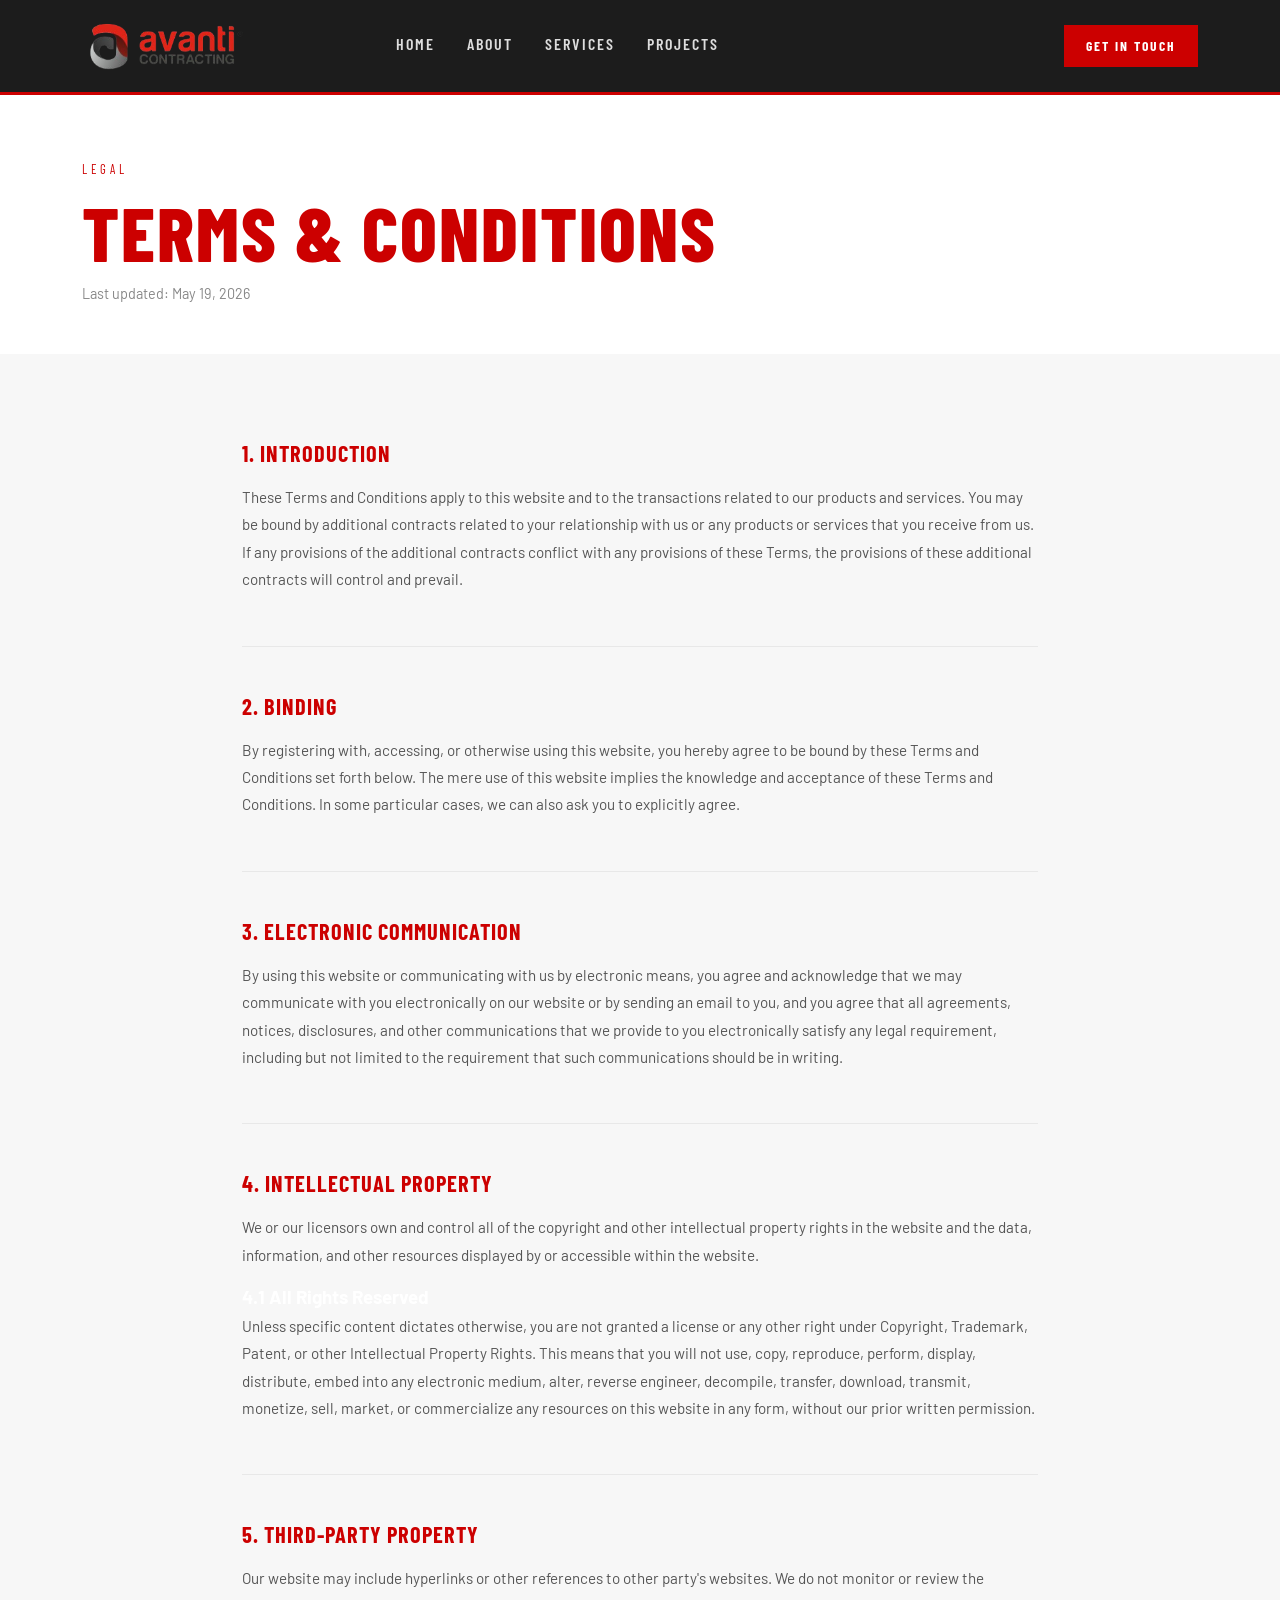
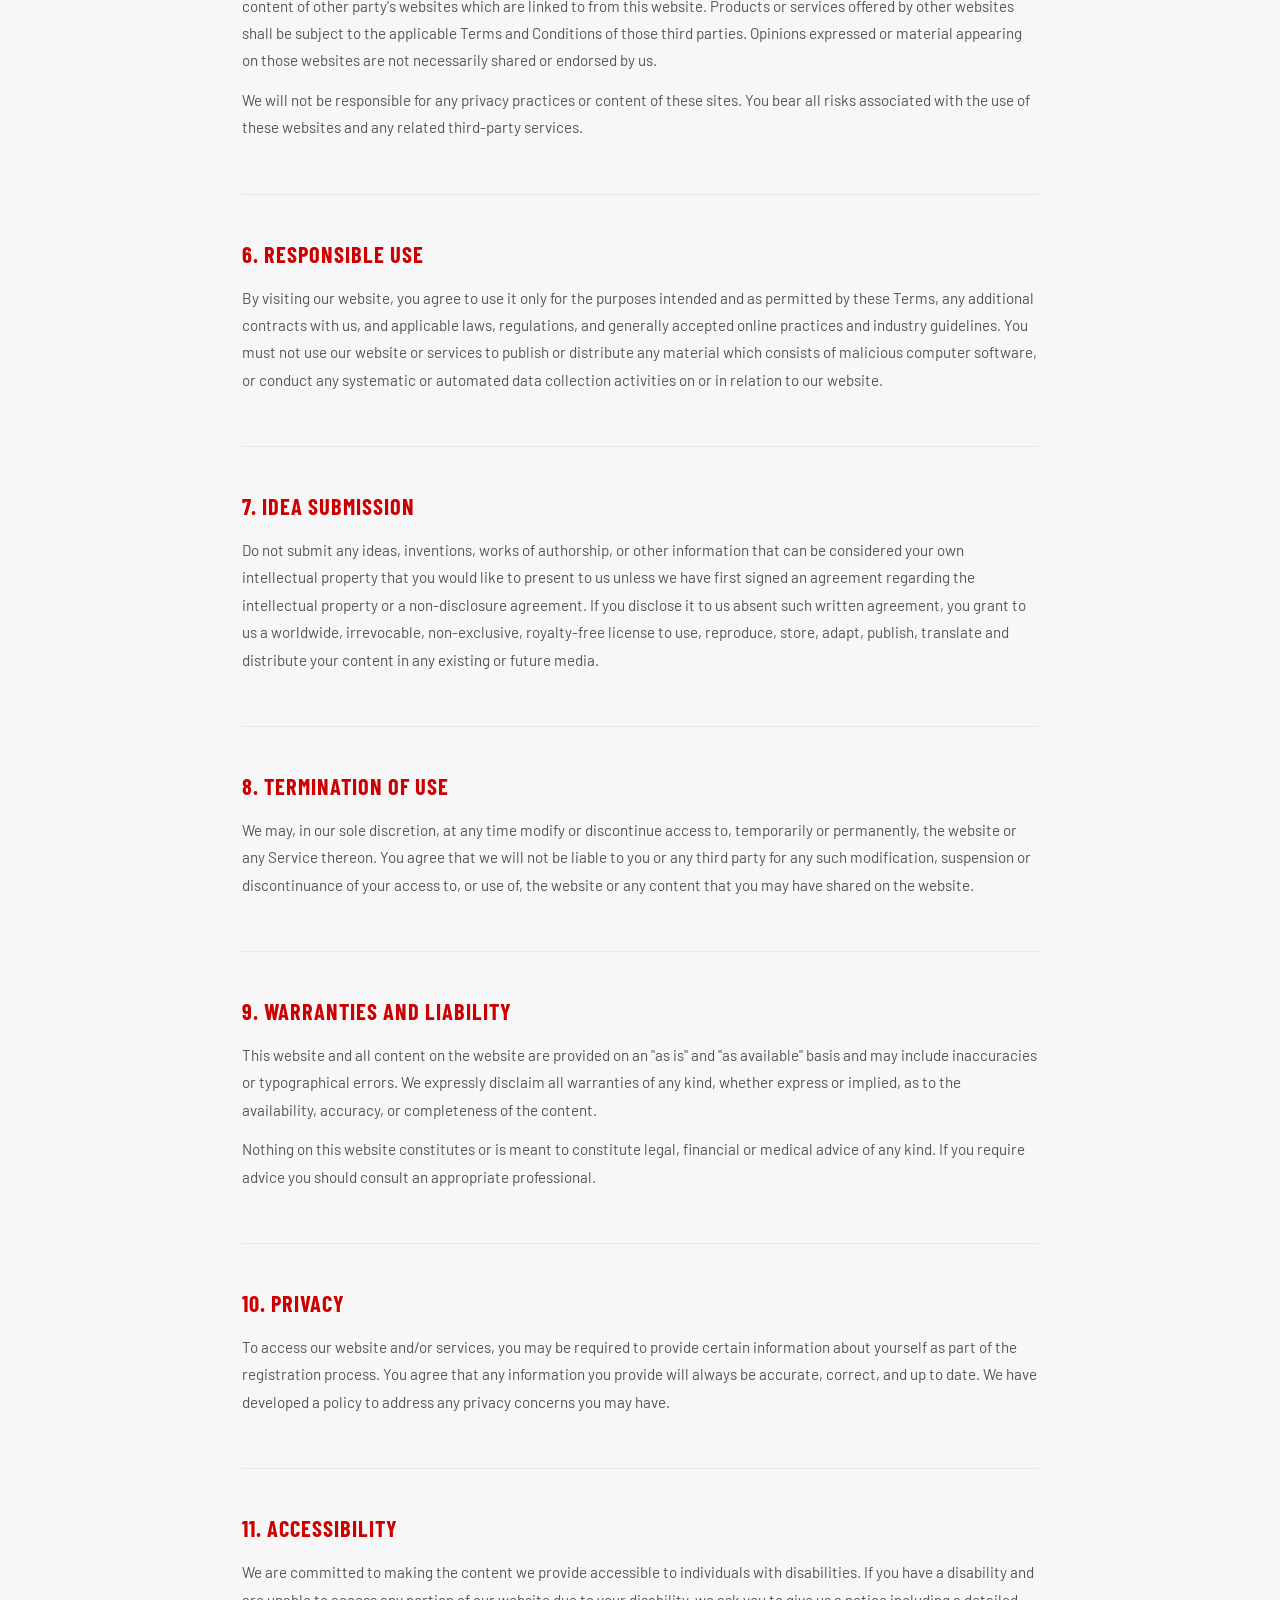
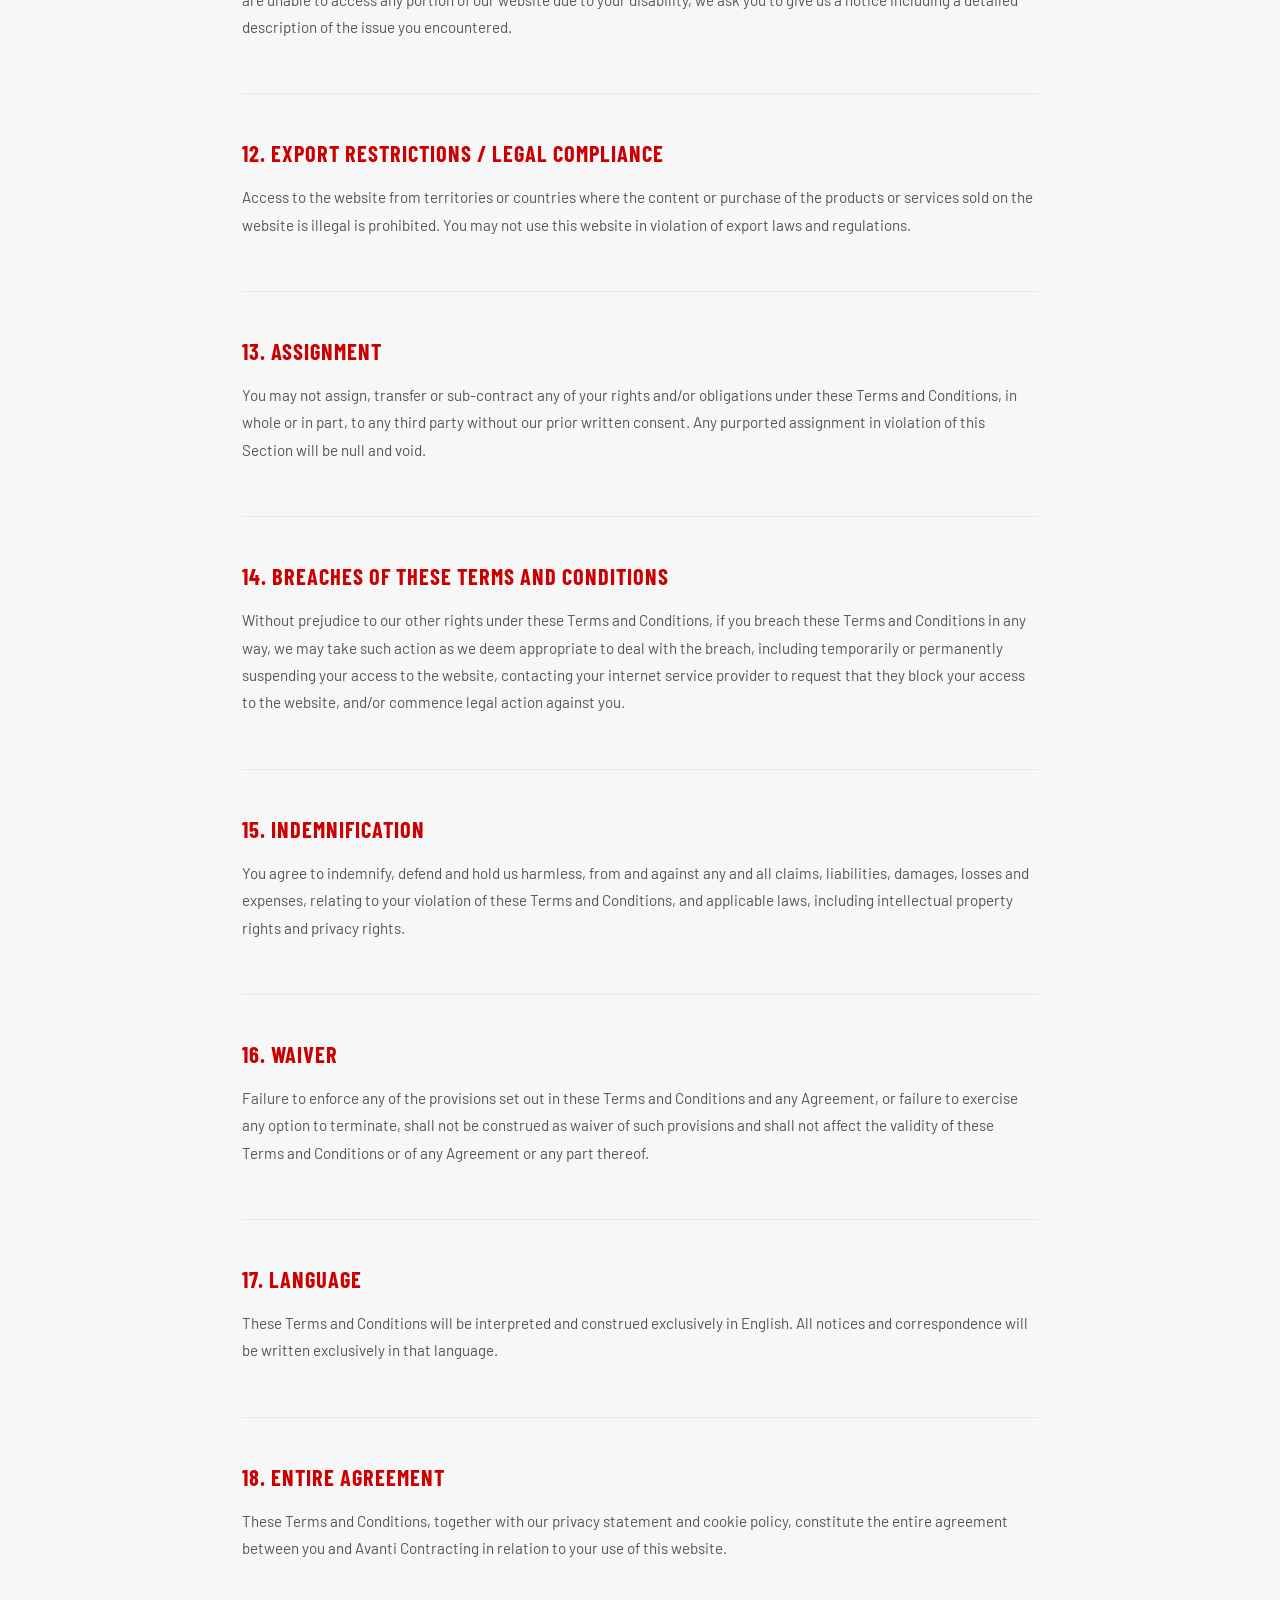
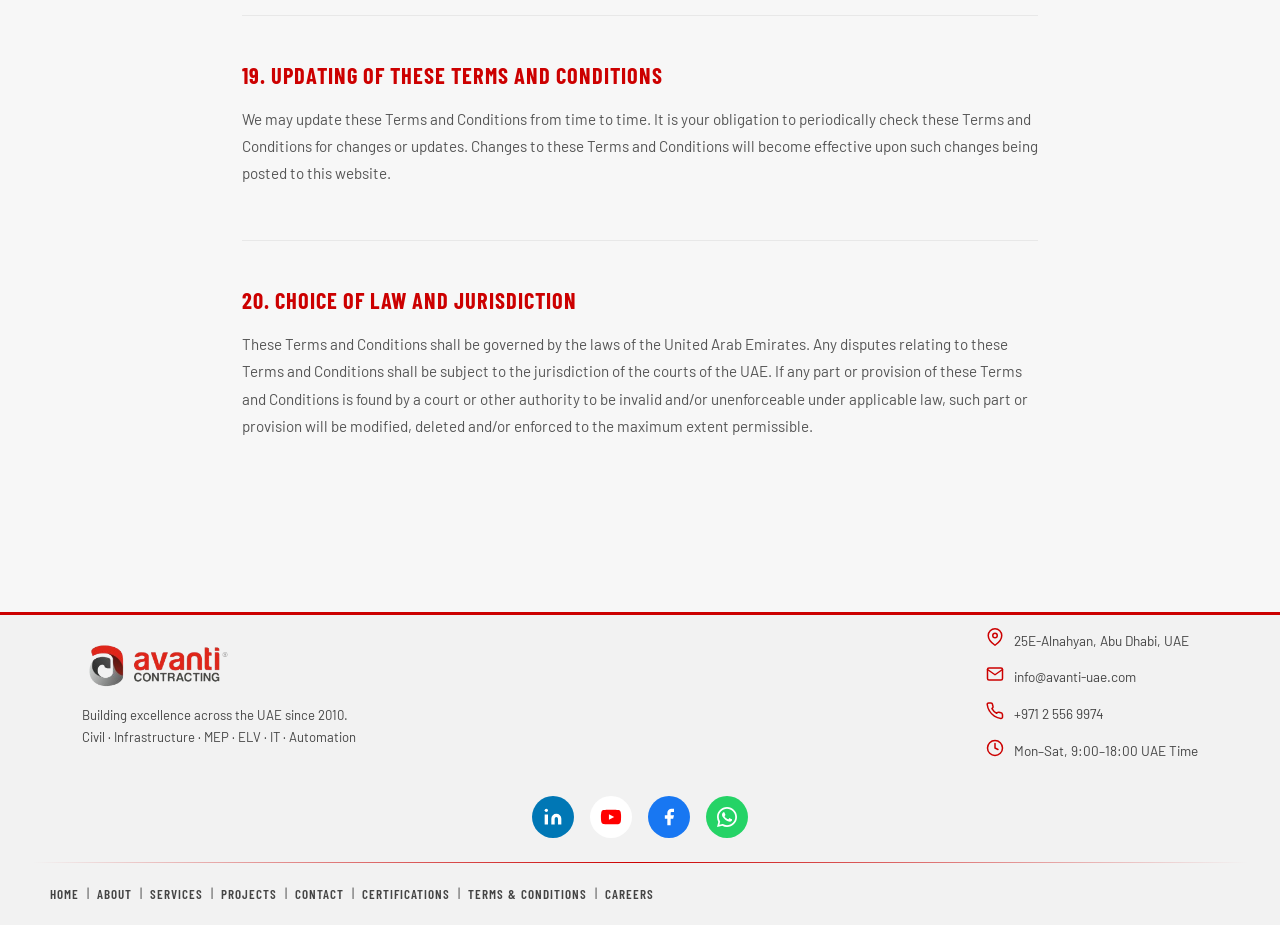
<file: terms.html>
<!DOCTYPE html>
<html lang="en">
<head>
  <meta charset="UTF-8" />
  <meta name="viewport" content="width=device-width, initial-scale=1.0"/>
  <title>Terms & Conditions – Avanti Contracting</title>
  <link rel="stylesheet" href="css/style.css" />
  <link href="https://fonts.googleapis.com/css2?family=Barlow+Condensed:wght@400;600;700;800&family=Barlow:wght@300;400;500&display=swap" rel="stylesheet"/>
</head>
<body>

  <header class="site-header page-header">
    <div class="container header-inner">
      <div class="logo">
        <a href="index.html"><img src="images/avanti_logo.png" alt="Avanti Contracting Logo" style="height:50px; width:auto;" /></a>
      </div>
      <nav class="main-nav">
        <a href="index.html">Home</a>
        <a href="about.html">About</a>
        <a href="services.html">Services</a>
        <a href="projects.html">Projects</a>
        <a href="projects.html">Projects</a>
        <a href="contact.html">Contact</a>
      </nav>
      <a href="contact.html" class="btn-header">Get in Touch</a>
    </div>
  </header>

  <section class="page-hero">
    <div class="container">
      <p class="section-tag">Legal</p>
      <h1 class="page-hero-title">Terms & Conditions</h1>
      <p style="color:#888; margin-top:0.75rem; font-size:0.9rem;">Last updated: May 19, 2026</p>
    </div>
  </section>

  <section class="section">
    <div class="container terms-content">

      <div class="terms-block">
        <h2>1. Introduction</h2>
        <p>These Terms and Conditions apply to this website and to the transactions related to our products and services. You may be bound by additional contracts related to your relationship with us or any products or services that you receive from us. If any provisions of the additional contracts conflict with any provisions of these Terms, the provisions of these additional contracts will control and prevail.</p>
      </div>

      <div class="terms-block">
        <h2>2. Binding</h2>
        <p>By registering with, accessing, or otherwise using this website, you hereby agree to be bound by these Terms and Conditions set forth below. The mere use of this website implies the knowledge and acceptance of these Terms and Conditions. In some particular cases, we can also ask you to explicitly agree.</p>
      </div>

      <div class="terms-block">
        <h2>3. Electronic Communication</h2>
        <p>By using this website or communicating with us by electronic means, you agree and acknowledge that we may communicate with you electronically on our website or by sending an email to you, and you agree that all agreements, notices, disclosures, and other communications that we provide to you electronically satisfy any legal requirement, including but not limited to the requirement that such communications should be in writing.</p>
      </div>

      <div class="terms-block">
        <h2>4. Intellectual Property</h2>
        <p>We or our licensors own and control all of the copyright and other intellectual property rights in the website and the data, information, and other resources displayed by or accessible within the website.</p>
        <h3>4.1 All Rights Reserved</h3>
        <p>Unless specific content dictates otherwise, you are not granted a license or any other right under Copyright, Trademark, Patent, or other Intellectual Property Rights. This means that you will not use, copy, reproduce, perform, display, distribute, embed into any electronic medium, alter, reverse engineer, decompile, transfer, download, transmit, monetize, sell, market, or commercialize any resources on this website in any form, without our prior written permission.</p>
      </div>

      <div class="terms-block">
        <h2>5. Third-Party Property</h2>
        <p>Our website may include hyperlinks or other references to other party's websites. We do not monitor or review the content of other party's websites which are linked to from this website. Products or services offered by other websites shall be subject to the applicable Terms and Conditions of those third parties. Opinions expressed or material appearing on those websites are not necessarily shared or endorsed by us.</p>
        <p>We will not be responsible for any privacy practices or content of these sites. You bear all risks associated with the use of these websites and any related third-party services.</p>
      </div>

      <div class="terms-block">
        <h2>6. Responsible Use</h2>
        <p>By visiting our website, you agree to use it only for the purposes intended and as permitted by these Terms, any additional contracts with us, and applicable laws, regulations, and generally accepted online practices and industry guidelines. You must not use our website or services to publish or distribute any material which consists of malicious computer software, or conduct any systematic or automated data collection activities on or in relation to our website.</p>
      </div>

      <div class="terms-block">
        <h2>7. Idea Submission</h2>
        <p>Do not submit any ideas, inventions, works of authorship, or other information that can be considered your own intellectual property that you would like to present to us unless we have first signed an agreement regarding the intellectual property or a non-disclosure agreement. If you disclose it to us absent such written agreement, you grant to us a worldwide, irrevocable, non-exclusive, royalty-free license to use, reproduce, store, adapt, publish, translate and distribute your content in any existing or future media.</p>
      </div>

      <div class="terms-block">
        <h2>8. Termination of Use</h2>
        <p>We may, in our sole discretion, at any time modify or discontinue access to, temporarily or permanently, the website or any Service thereon. You agree that we will not be liable to you or any third party for any such modification, suspension or discontinuance of your access to, or use of, the website or any content that you may have shared on the website.</p>
      </div>

      <div class="terms-block">
        <h2>9. Warranties and Liability</h2>
        <p>This website and all content on the website are provided on an "as is" and "as available" basis and may include inaccuracies or typographical errors. We expressly disclaim all warranties of any kind, whether express or implied, as to the availability, accuracy, or completeness of the content.</p>
        <p>Nothing on this website constitutes or is meant to constitute legal, financial or medical advice of any kind. If you require advice you should consult an appropriate professional.</p>
      </div>

      <div class="terms-block">
        <h2>10. Privacy</h2>
        <p>To access our website and/or services, you may be required to provide certain information about yourself as part of the registration process. You agree that any information you provide will always be accurate, correct, and up to date. We have developed a policy to address any privacy concerns you may have.</p>
      </div>

      <div class="terms-block">
        <h2>11. Accessibility</h2>
        <p>We are committed to making the content we provide accessible to individuals with disabilities. If you have a disability and are unable to access any portion of our website due to your disability, we ask you to give us a notice including a detailed description of the issue you encountered.</p>
      </div>

      <div class="terms-block">
        <h2>12. Export Restrictions / Legal Compliance</h2>
        <p>Access to the website from territories or countries where the content or purchase of the products or services sold on the website is illegal is prohibited. You may not use this website in violation of export laws and regulations.</p>
      </div>

      <div class="terms-block">
        <h2>13. Assignment</h2>
        <p>You may not assign, transfer or sub-contract any of your rights and/or obligations under these Terms and Conditions, in whole or in part, to any third party without our prior written consent. Any purported assignment in violation of this Section will be null and void.</p>
      </div>

      <div class="terms-block">
        <h2>14. Breaches of These Terms and Conditions</h2>
        <p>Without prejudice to our other rights under these Terms and Conditions, if you breach these Terms and Conditions in any way, we may take such action as we deem appropriate to deal with the breach, including temporarily or permanently suspending your access to the website, contacting your internet service provider to request that they block your access to the website, and/or commence legal action against you.</p>
      </div>

      <div class="terms-block">
        <h2>15. Indemnification</h2>
        <p>You agree to indemnify, defend and hold us harmless, from and against any and all claims, liabilities, damages, losses and expenses, relating to your violation of these Terms and Conditions, and applicable laws, including intellectual property rights and privacy rights.</p>
      </div>

      <div class="terms-block">
        <h2>16. Waiver</h2>
        <p>Failure to enforce any of the provisions set out in these Terms and Conditions and any Agreement, or failure to exercise any option to terminate, shall not be construed as waiver of such provisions and shall not affect the validity of these Terms and Conditions or of any Agreement or any part thereof.</p>
      </div>

      <div class="terms-block">
        <h2>17. Language</h2>
        <p>These Terms and Conditions will be interpreted and construed exclusively in English. All notices and correspondence will be written exclusively in that language.</p>
      </div>

      <div class="terms-block">
        <h2>18. Entire Agreement</h2>
        <p>These Terms and Conditions, together with our privacy statement and cookie policy, constitute the entire agreement between you and Avanti Contracting in relation to your use of this website.</p>
      </div>

      <div class="terms-block">
        <h2>19. Updating of These Terms and Conditions</h2>
        <p>We may update these Terms and Conditions from time to time. It is your obligation to periodically check these Terms and Conditions for changes or updates. Changes to these Terms and Conditions will become effective upon such changes being posted to this website.</p>
      </div>

      <div class="terms-block">
        <h2>20. Choice of Law and Jurisdiction</h2>
        <p>These Terms and Conditions shall be governed by the laws of the United Arab Emirates. Any disputes relating to these Terms and Conditions shall be subject to the jurisdiction of the courts of the UAE. If any part or provision of these Terms and Conditions is found by a court or other authority to be invalid and/or unenforceable under applicable law, such part or provision will be modified, deleted and/or enforced to the maximum extent permissible.</p>
      </div>

    </div>
  </section>

  <footer class="site-footer">
  <div class="container footer-top">
    <div class="footer-brand animate-footer">
      <a href="index.html"><img src="images/avanti_logo.png" alt="Avanti Contracting Logo" style="height:45px; width:auto;" /></a>
      <p>Building excellence across the UAE since 2010.<br>Civil · Infrastructure · MEP · ELV · IT · Automation</p>
    </div>
    <div class="footer-contact-icons animate-footer">
      <div class="footer-icon-item">
        <span class="footer-icon"><svg xmlns="http://www.w3.org/2000/svg" viewBox="0 0 24 24" fill="none" stroke="#cc0000" stroke-width="2" stroke-linecap="round" stroke-linejoin="round" width="18" height="18"><path d="M21 10c0 7-9 13-9 13S3 17 3 10a9 9 0 0 1 18 0z"/><circle cx="12" cy="10" r="3"/></svg></span>
        <span>25E-Alnahyan, Abu Dhabi, UAE</span>
      </div>
      <div class="footer-icon-item">
        <span class="footer-icon"><svg xmlns="http://www.w3.org/2000/svg" viewBox="0 0 24 24" fill="none" stroke="#cc0000" stroke-width="2" stroke-linecap="round" stroke-linejoin="round" width="18" height="18"><path d="M4 4h16c1.1 0 2 .9 2 2v12c0 1.1-.9 2-2 2H4c-1.1 0-2-.9-2-2V6c0-1.1.9-2 2-2z"/><polyline points="22,6 12,13 2,6"/></svg></span>
        <span>info@avanti-uae.com</span>
      </div>
      <div class="footer-icon-item">
        <span class="footer-icon"><svg xmlns="http://www.w3.org/2000/svg" viewBox="0 0 24 24" fill="none" stroke="#cc0000" stroke-width="2" stroke-linecap="round" stroke-linejoin="round" width="18" height="18"><path d="M22 16.92v3a2 2 0 0 1-2.18 2 19.79 19.79 0 0 1-8.63-3.07A19.5 19.5 0 0 1 4.69 12a19.79 19.79 0 0 1-3.07-8.67A2 2 0 0 1 3.6 1.18h3a2 2 0 0 1 2 1.72c.127.96.361 1.903.7 2.81a2 2 0 0 1-.45 2.11L7.91 8.77a16 16 0 0 0 6.29 6.29l.91-.91a2 2 0 0 1 2.11-.45c.907.339 1.85.573 2.81.7a2 2 0 0 1 1.72 2.02z"/></svg></span>
        <span>+971 2 556 9974</span>
      </div>
      <div class="footer-icon-item">
        <span class="footer-icon"><svg xmlns="http://www.w3.org/2000/svg" viewBox="0 0 24 24" fill="none" stroke="#cc0000" stroke-width="2" stroke-linecap="round" stroke-linejoin="round" width="18" height="18"><circle cx="12" cy="12" r="10"/><polyline points="12 6 12 12 16 14"/></svg></span>
        <span>Mon–Sat, 9:00–18:00 UAE Time</span>
      </div>
    </div>
  </div>
  </div>
  <div class="footer-social animate-footer">
  <a href="https://ae.linkedin.com/company/avanti-contracting-&-general-maintenance" target="_blank" class="social-btn linkedin" title="LinkedIn">
    <svg xmlns="http://www.w3.org/2000/svg" viewBox="0 0 24 24"><path d="M16 8a6 6 0 0 1 6 6v7h-4v-7a2 2 0 0 0-2-2 2 2 0 0 0-2 2v7h-4v-7a6 6 0 0 1 6-6z"/><rect x="2" y="9" width="4" height="12"/><circle cx="4" cy="4" r="2"/></svg>
  </a>
  <a href="https://www.youtube.com/channel/UCp6lrFs3oOhGaDWDqDpE3rA" target="_blank" class="social-btn youtube-btn" title="YouTube">
    <svg xmlns="http://www.w3.org/2000/svg" viewBox="0 0 24 24" fill="none"><path fill="#FF0000" d="M22.54 6.42a2.78 2.78 0 0 0-1.95-1.96C18.88 4 12 4 12 4s-6.88 0-8.59.46a2.78 2.78 0 0 0-1.95 1.96A29 29 0 0 0 1 12a29 29 0 0 0 .46 5.58A2.78 2.78 0 0 0 3.41 19.6C5.12 20 12 20 12 20s6.88 0 8.59-.46a2.78 2.78 0 0 0 1.95-1.95A29 29 0 0 0 23 12a29 29 0 0 0-.46-5.58z"/><polygon fill="#ffffff" points="9.75 15.02 15.5 12 9.75 8.98 9.75 15.02"/></svg>
  </a>
  <a href="https://www.facebook.com/people/Avanti-Contracting-and-General-Maintenance/100093228972796/" target="_blank" class="social-btn facebook" title="Facebook">
    <svg xmlns="http://www.w3.org/2000/svg" viewBox="0 0 24 24"><path d="M18 2h-3a5 5 0 0 0-5 5v3H7v4h3v8h4v-8h3l1-4h-4V7a1 1 0 0 1 1-1h3z"/></svg>
  </a>
  <a href="https://wa.me/971589056727" target="_blank" class="social-btn whatsapp" title="WhatsApp">
    <svg xmlns="http://www.w3.org/2000/svg" viewBox="0 0 24 24"><path d="M17.472 14.382c-.297-.149-1.758-.867-2.03-.967-.273-.099-.471-.148-.67.15-.197.297-.767.966-.94 1.164-.173.199-.347.223-.644.075-.297-.15-1.255-.463-2.39-1.475-.883-.788-1.48-1.761-1.653-2.059-.173-.297-.018-.458.13-.606.134-.133.298-.347.446-.52.149-.174.198-.298.298-.497.099-.198.05-.371-.025-.52-.075-.149-.669-1.612-.916-2.207-.242-.579-.487-.5-.669-.51-.173-.008-.371-.01-.57-.01-.198 0-.52.074-.792.372-.272.297-1.04 1.016-1.04 2.479 0 1.462 1.065 2.875 1.213 3.074.149.198 2.096 3.2 5.077 4.487.709.306 1.262.489 1.694.625.712.227 1.36.195 1.871.118.571-.085 1.758-.719 2.006-1.413.248-.694.248-1.289.173-1.413-.074-.124-.272-.198-.57-.347z"/><path d="M12 0C5.373 0 0 5.373 0 12c0 2.124.554 4.122 1.524 5.855L.057 23.887l6.206-1.448A11.945 11.945 0 0 0 12 24c6.627 0 12-5.373 12-12S18.627 0 12 0zm0 21.894a9.893 9.893 0 0 1-5.031-1.376l-.361-.214-3.732.871.944-3.63-.235-.374A9.859 9.859 0 0 1 2.106 12C2.106 6.533 6.533 2.106 12 2.106S21.894 6.533 21.894 12 17.467 21.894 12 21.894z"/></svg>
  </a>
</div>
  <div class="footer-divider">
    <div class="footer-divider-line"></div>
  </div>
  <div class="container footer-bottom-links">
    <div class="footer-nav-links animate-footer">
      <a href="index.html">Home</a>
      <span class="footer-sep">|</span>
      <a href="about.html">About</a>
      <span class="footer-sep">|</span>
      <a href="services.html">Services</a>
      <span class="footer-sep">|</span>
      <a href="projects.html">Projects</a>
      <span class="footer-sep">|</span>
        <a href="contact.html">Contact</a>
      <span class="footer-sep">|</span>
      <a href="certifications.html">Certifications</a>
      <span class="footer-sep">|</span>
      <a href="terms.html">Terms & Conditions</a>
      <span class="footer-sep">|</span>
      <a href="careers.html">Careers</a>
    </div>
    <div class="footer-copy animate-footer">
      <p>© 2024 Avanti Contracting. All rights reserved.</p>
    </div>
  </div>
</footer>

<script>
  const footerObserver = new IntersectionObserver((entries) => {
    entries.forEach((entry, index) => {
      if (entry.isIntersecting) {
        setTimeout(() => {
          entry.target.classList.add('visible');
        }, index * 200);
      }
    });
  }, { threshold: 0.2 });

  document.querySelectorAll('.animate-footer').forEach(el => {
    footerObserver.observe(el);
  });

  const dividerObserver = new IntersectionObserver((entries) => {
    entries.forEach(entry => {
      if (entry.isIntersecting) {
        entry.target.classList.add('animated');
      }
    });
  }, { threshold: 0.5 });

  const divider = document.querySelector('.footer-divider-line');
  if (divider) dividerObserver.observe(divider);
</script>
</body>
</html>
</file>
<file: css/style.css>
/* =========================================
   AVANTI CONTRACTING — Main Stylesheet
   Industrial / Refined theme
   Colors: Deep navy, warm gold, white
   ========================================= */

:root {
 --navy: #ffffff;
--navy-mid: #f2f2f2;
--navy-light: #e8e8e8;
--gold: #cc0000;
--gold-light: #e60000;
--white: #333333;
--off-white: #f7f7f7;
--gray: #555555;
--text: #333333;
}

*, *::before, *::after { box-sizing: border-box; margin: 0; padding: 0; }

html { scroll-behavior: smooth; }

body {
  font-family: 'Barlow', sans-serif;
  font-weight: 400;
  background: var(--off-white);
  color: var(--navy);
  line-height: 1.7;
}

.container {
  max-width: 1180px;
  margin: 0 auto;
  padding: 0 2rem;
}

/* ---- HEADER ---- */
.site-header {
  position: absolute;
  top: 0;
  left: 0;
  width: 100%;
  z-index: 100;
  background: transparent;
  margin-bottom: 0;
}

.header-inner {
  display: flex;
  align-items: center;
  justify-content: space-between;
  padding: 1.25rem 2rem;
  position: relative;
  z-index: 2;
  background: transparent;
}
/* Logo slide up */
.logo {
  display: flex;
  flex-direction: column;
  line-height: 1;
  opacity: 0;
  transform: translateY(-20px);
  animation: slideDown 0.6s ease forwards 0.1s;
}

/* Nav links slide up one by one */
.main-nav {
  display: flex;
  gap: 2rem;
}

.main-nav a {
  font-family: 'Barlow Condensed', sans-serif;
  font-size: 1rem;
  font-weight: 600;
  letter-spacing: 2px;
  text-transform: uppercase;
  color: rgba(255,255,255,0.85);
  text-decoration: none;
  transition: color 0.2s, transform 0.2s;
  opacity: 0;
  transform: translateY(-15px);
  display: inline-block;
  position: relative;
  padding-bottom: 4px;
}

/* Underline hover effect */
.main-nav a::after {
  content: '';
  position: absolute;
  bottom: 0;
  left: 0;
  width: 0%;
  height: 2px;
  background: #cc0000;
  transition: width 0.3s ease;
}

.main-nav a:hover::after,
.main-nav a.active::after {
  width: 100%;
}

.main-nav a:hover,
.main-nav a.active {
  color: #cc0000;
  transform: translateY(0);
}

/* Each nav link slides in with delay */
.main-nav a:nth-child(1) { animation: slideDown 0.5s ease forwards 0.2s; }
.main-nav a:nth-child(2) { animation: slideDown 0.5s ease forwards 0.35s; }
.main-nav a:nth-child(3) { animation: slideDown 0.5s ease forwards 0.5s; }
.main-nav a:nth-child(4) { animation: slideDown 0.5s ease forwards 0.65s; }

/* Button slides in last */
.btn-header {
  background: #cc0000;
color: #ffffff;
  font-family: 'Barlow Condensed', sans-serif;
  font-weight: 700;
  font-size: 0.85rem;
  letter-spacing: 2px;
  text-transform: uppercase;
  text-decoration: none;
  padding: 0.55rem 1.3rem;
  transition: background 0.2s, transform 0.2s;
  opacity: 0;
  transform: translateY(-15px);
  animation: slideDown 0.5s ease forwards 0.8s;
  border: 1px solid #cc0000;
}

.btn-header:hover {
  background: transparent;
  color: #cc0000;
  transform: translateY(0);
}

@keyframes slideDown {
  to {
    opacity: 1;
    transform: translateY(0);
  }
}

/* ---- BUTTONS ---- */
.btn-primary {
  display: inline-block;
  background: var(--gold);
  color: var(--navy);
  font-family: 'Barlow Condensed', sans-serif;
  font-weight: 700;
  font-size: 1rem;
  letter-spacing: 2px;
  text-transform: uppercase;
  text-decoration: none;
  padding: 0.75rem 2rem;
  transition: background 0.2s, transform 0.15s;
}

.btn-primary:hover { background: var(--gold-light); transform: translateY(-1px); }

.btn-secondary {
  display: inline-block;
  border: 2px solid var(--gold);
  color: var(--gold);
  font-family: 'Barlow Condensed', sans-serif;
  font-weight: 700;
  font-size: 1rem;
  letter-spacing: 2px;
  text-transform: uppercase;
  text-decoration: none;
  padding: 0.75rem 2rem;
  transition: all 0.2s;
}

.btn-secondary:hover { background: var(--gold); color: var(--navy); }

.full-width { width: 100%; text-align: center; }

/* ---- HERO ---- */
/* ---- HERO ---- */
.hero {
  position: relative;
 min-height: 100vh;
  display: flex;
  flex-direction: column;
  justify-content: center;
  overflow: hidden;
}

/* Background image slideshow */
.hero-bg-slides {
  position: absolute;
  inset: 0;
  z-index: 0;
}

.hero-bg-slide {
  position: absolute;
  inset: 0;
  background-size: cover;
  background-position: center;
  opacity: 0;
  transition: opacity 1.5s ease;
}

.hero-bg-slide.active {
  opacity: 1;
}

.hero-bg-slide.active {
  opacity: 1;
}

@keyframes slowZoom {
  from { transform: scale(1.05); }
  to { transform: scale(1); }
}

/* Dark overlay */
.hero-overlay {
  position: absolute;
  inset: 0;
 background: rgba(0, 0, 0, 0.2);
  z-index: 1;
}

/* Hero content */
.hero-content {
  position: relative;
  z-index: 2;
  padding-top: 9rem;
  padding-bottom: 3rem;
}

.hero-tag {
  font-family: 'Barlow Condensed', sans-serif;
  font-size: 1rem;
  letter-spacing: 4px;
  text-transform: uppercase;
  color: #cc0000;
  margin-bottom: 1.5rem;
  font-weight: 800;
}

.hero-title {
  font-family: 'Barlow Condensed', sans-serif;
  font-size: clamp(3rem, 8vw, 7rem);
  font-weight: 800;
  line-height: 0.95;
  color: #ffffff;
  text-transform: uppercase;
  letter-spacing: 12px;
  margin-bottom: 1.5rem;
  width: 100%;
}

.hero-desc {
  font-size: 1.15rem;
  color: rgba(255,255,255,0.8);
  max-width: 560px;
  margin-bottom: 2.5rem;
  font-weight: 300;
}

.hero-cta { display: flex; gap: 1rem; flex-wrap: wrap; }

/* Hero line animations */
.hero-line {
  display: inline-block;
  opacity: 0;
  transform: translateY(40px);
  animation: slideUp 0.8s ease forwards;
}

.line-1 { animation-delay: 0.3s; }
.line-2 { animation-delay: 0.7s; }
.line-3 { animation-delay: 1.1s; }

@keyframes slideUp {
  to { opacity: 1; transform: translateY(0); }
}

/* Animate hero elements */
.animate-hero {
  opacity: 0;
  transform: translateY(20px);
  animation: fadeUp 0.8s ease forwards;
}

.delay-1 { animation-delay: 0.2s; }
.delay-2 { animation-delay: 1.4s; }
.delay-3 { animation-delay: 1.7s; }

@keyframes fadeUp {
  to { opacity: 1; transform: translateY(0); }
}

/* Hero stats */
.hero-stats {
  position: relative;
  z-index: 2;
  display: flex;
  border-top: 1px solid rgba(255,255,255,0.15);
  background: rgba(0,0,0,0.4);
  padding: 1.5rem 0;
  margin: 0 2rem;
}

.stat {
  flex: 1;
  display: flex;
  flex-direction: column;
  padding: 0.75rem 2rem;
  border-right: 1px solid rgba(255,255,255,0.1);
}

.stat:last-child { border-right: none; }

.stat-num {
  font-family: 'Barlow Condensed', sans-serif;
  font-size: 2.5rem;
  font-weight: 800;
  color: #ffffff;
  line-height: 1;
}

.stat-label {
  font-size: 0.8rem;
  letter-spacing: 2px;
  text-transform: uppercase;
  color: #ffffff;
  margin-top: 0.3rem;
  font-weight: 800;
  font-family: 'Barlow Condensed', sans-serif;
}
/* ---- SECTIONS ---- */
.section { padding: 5rem 0; }

.section-tag {
  font-family: 'Barlow Condensed', sans-serif;
  font-size: 0.8rem;
  letter-spacing: 4px;
  text-transform: uppercase;
  color: var(--gold);
  margin-bottom: 0.75rem;
}

.section-title {
  font-family: 'Barlow Condensed', sans-serif;
  font-size: clamp(2rem, 4vw, 3rem);
  font-weight: 800;
  text-transform: uppercase;
  color: var(--navy);
  letter-spacing: 1px;
  margin-bottom: 2.5rem;
  line-height: 1.1;
}

/* ---- SERVICES GRID ---- */
.services-preview { background: var(--off-white); }

.services-grid {
  display: grid;
  grid-template-columns: repeat(auto-fit, minmax(220px, 1fr));
  gap: 1.5rem;
  margin-bottom: 3rem;
}

.service-card {
  background: #ffffff;
  border: 1px solid #ddd;
  border-top: 3px solid transparent;
  padding: 2rem 1.5rem;
  transition: border-color 0.2s, transform 0.2s, box-shadow 0.2s;
  border-top: 3px solid #cc0000;
}

.service-card:hover {
  border-top-color: var(--gold);
  transform: translateY(-3px);
  box-shadow: 0 8px 30px rgba(0,0,0,0.08);
}

.service-card.highlight {
  background: #ffffff;
  border-top-color: #cc0000;
}

.service-card.highlight h3,
.service-card.highlight p { color: var(--text); }

.service-icon { font-size: 2rem; margin-bottom: 1rem; }

.service-card h3 {
  font-family: 'Barlow Condensed', sans-serif;
  font-weight: 700;
  font-size: 1.2rem;
  letter-spacing: 1px;
  text-transform: uppercase;
  color: #1a1a1a;
  margin-bottom: 0.75rem;
}

.service-card p { font-size: 0.9rem; color: #555; line-height: 1.6; }

.center-btn { text-align: center; }

/* ---- ABOUT STRIP ---- */
.about-strip { background: var(--navy); }

.about-strip .section-title { color: var(--white); }

.about-strip-inner {
  display: grid;
  grid-template-columns: 1fr 1fr;
  gap: 4rem;
  align-items: center;
}

.about-strip-text p { color: var(--gray); margin-bottom: 1rem; }

.image-placeholder {
  background: var(--navy-light);
  border: 2px dashed rgba(200,169,110,0.3);
  height: 360px;
  display: flex;
  align-items: center;
  justify-content: center;
  color: var(--gray);
  font-size: 0.85rem;
  letter-spacing: 2px;
  text-transform: uppercase;
}

/* ---- PAGE HERO ---- */
.page-hero {
  background: var(--navy);
  padding: 4rem 0 3rem;
}

.page-hero-title {
  font-family: 'Barlow Condensed', sans-serif;
  font-size: clamp(2.5rem, 6vw, 5rem);
  font-weight: 800;
  text-transform: uppercase;
  color: var(--white);
  letter-spacing: 2px;
  line-height: 1;
}

/* ---- ABOUT PAGE ---- */
.about-content {
  display: grid;
  grid-template-columns: 3fr 2fr;
  gap: 4rem;
  align-items: start;
}

.about-main h2 { margin-bottom: 1.5rem; }

.about-main p { color: #444; margin-bottom: 1rem; font-size: 1.05rem; }

.about-facts {
  display: grid;
  grid-template-columns: 1fr 1fr;
  gap: 1rem;
}

.fact-card {
  background: var(--navy);
  padding: 1.5rem;
  display: flex;
  flex-direction: column;
  align-items: center;
  text-align: center;
}

.fact-num {
  font-family: 'Barlow Condensed', sans-serif;
  font-size: 2.2rem;
  font-weight: 800;
  color: var(--gold);
}

.fact-label {
  font-size: 0.75rem;
  letter-spacing: 2px;
  text-transform: uppercase;
  color: var(--gray);
  margin-top: 0.3rem;
}

/* ---- VALUES ---- */
.values-section { background: var(--navy); }

.values-section .section-title { color: var(--white); }

.values-grid {
  display: grid;
  grid-template-columns: repeat(auto-fit, minmax(220px, 1fr));
  gap: 1.5rem;
}

.value-card {
  border: 1px solid rgba(200,169,110,0.2);
  padding: 2rem;
  transition: border-color 0.2s;
}

.value-card:hover { border-color: var(--gold); }

.value-icon { font-size: 2rem; margin-bottom: 1rem; }

.value-card h3 {
  font-family: 'Barlow Condensed', sans-serif;
  font-size: 1.2rem;
  font-weight: 700;
  letter-spacing: 1px;
  text-transform: uppercase;
  color: var(--gold);
  margin-bottom: 0.75rem;
}

.value-card p { color: var(--gray); font-size: 0.95rem; }

/* ---- SERVICES FULL ---- */
.services-full { display: flex; flex-direction: column; gap: 1.5rem; }

.service-full-card {
  display: flex;
  gap: 2rem;
  background: var(--white);
  border: 1px solid #e0ddd8;
  border-left: 4px solid transparent;
  padding: 2rem;
  transition: border-left-color 0.2s, box-shadow 0.2s;
}

.service-full-card:hover {
  border-left-color: var(--gold);
  box-shadow: 0 4px 20px rgba(0,0,0,0.07);
}

.service-full-card.featured {
  background: var(--navy);
  border-left-color: var(--gold);
}

.service-full-card.featured h2,
.service-full-card.featured p,
.service-full-card.featured li { color: var(--text); }

.sfc-icon { font-size: 2.5rem; flex-shrink: 0; padding-top: 0.25rem; }

.sfc-text h2 {
  font-family: 'Barlow Condensed', sans-serif;
  font-size: 1.6rem;
  font-weight: 800;
  text-transform: uppercase;
  letter-spacing: 1px;
  color: var(--navy);
  margin-bottom: 0.75rem;
  display: flex;
  align-items: center;
  gap: 1rem;
}

.badge {
  background: var(--gold);
  color: var(--navy);
  font-size: 0.65rem;
  letter-spacing: 2px;
  padding: 0.2rem 0.6rem;
  font-weight: 700;
  vertical-align: middle;
}

.sfc-text p { color: #555; margin-bottom: 1rem; }

.sfc-text ul { padding-left: 1.2rem; color: #555; }

.sfc-text li { margin-bottom: 0.3rem; font-size: 0.95rem; }

/* ---- CTA SECTION ---- */
.cta-section {
  background: #111111;
  padding: 2rem 0;
}

.cta-inner { text-align: center; }

.cta-inner h2 {
  font-family: 'Barlow Condensed', sans-serif;
  font-size: 2.5rem;
  font-weight: 800;
  text-transform: uppercase;
  color: #ffffff;
  letter-spacing: 2px;
  margin-bottom: 0.75rem;
}

.cta-inner p { color: #aaaaaa; margin-bottom: 2rem; font-size: 1.1rem; }

.cta-inner .btn-primary {
  background: var(--navy);
  color: var(--gold);
}

.cta-inner .btn-primary:hover { background: var(--navy-mid); }

/* ---- CONTACT ---- */
.contact-layout {
  display: grid;
  grid-template-columns: 1fr 1.5fr;
  gap: 4rem;
  align-items: start;
}

.contact-info h2,
.contact-form-wrap h2 {
  font-family: 'Barlow Condensed', sans-serif;
  font-size: 2rem;
  font-weight: 800;
  text-transform: uppercase;
  color: var(--navy);
  letter-spacing: 1px;
  margin-bottom: 1rem;
}

.contact-info > p { color: #555; margin-bottom: 2rem; }

.contact-item {
  display: flex;
  gap: 1rem;
  margin-bottom: 1.5rem;
  align-items: flex-start;
}

.contact-icon { font-size: 1.5rem; }

.contact-item h4 {
  font-family: 'Barlow Condensed', sans-serif;
  font-size: 0.85rem;
  letter-spacing: 2px;
  text-transform: uppercase;
  color: var(--gold);
  margin-bottom: 0.2rem;
}

.contact-item p { color: #444; }

/* ---- FORM ---- */
.contact-form { display: flex; flex-direction: column; gap: 1.25rem; }

.form-group { display: flex; flex-direction: column; gap: 0.4rem; }

.form-group label {
  font-family: 'Barlow Condensed', sans-serif;
  font-size: 0.8rem;
  letter-spacing: 2px;
  text-transform: uppercase;
  color: var(--navy);
  font-weight: 600;
}

.form-group input,
.form-group textarea {
  border: 2px solid #cc0000;
  padding: 0.75rem 1rem;
  font-family: 'Barlow', sans-serif;
  font-size: 1rem;
  color: #000000;
  background: #ffffff;
  outline: none;
  transition: border-color 0.2s;
  resize: vertical;
}

.form-group input:focus,
.form-group textarea:focus { border-color: #cc0000; }

/* ---- FOOTER ---- */
/* ---- FOOTER ---- */
.site-footer {
 background: #f2f2f2;
  border-top: 3px solid #cc0000;
  padding: 0.7rem 0 0;
}

.footer-top {
  display: flex;
  justify-content: space-between;
  align-items: center;
  padding-bottom: 0.5rem;
  flex-wrap: wrap;
  gap: 0.5rem;
}

.footer-brand p {
 color: #444;
  font-size: 0.82rem;
  margin-top: 0.6rem;
  line-height: 1.7;
}

.footer-contact-icons {
  display: flex;
  flex-direction: column;
  gap: 0.6rem;
}

.footer-icon-item {
  display: flex;
  align-items: center;
  gap: 0.6rem;
  color: #444;
  font-size: 0.85rem;
}

.footer-icon { font-size: 1rem; }

/* ANIMATED DIVIDER */
.footer-divider {
  padding: 0 2rem;
  overflow: hidden;
}

.footer-divider-line {
  height: 1px;
  background: linear-gradient(90deg, transparent, #cc0000, transparent);
  width: 0%;
  transition: width 1.5s ease;
}

.footer-divider-line.animated {
  width: 100%;
}

/* BOTTOM LINKS */
.footer-bottom-links {
  display: flex;
  justify-content: space-between;
  align-items: center;
  padding: 1.25rem 0;
  flex-wrap: wrap;
  gap: 1rem;
}

.footer-nav-links {
  display: flex;
  align-items: center;
  flex-wrap: wrap;
  gap: 0.5rem;
}

.footer-nav-links a {
  color: #444;
  text-decoration: none;
  font-size: 0.82rem;
  font-weight: 600;
  font-family: 'Barlow Condensed', sans-serif;
  letter-spacing: 1px;
  text-transform: uppercase;
  transition: color 0.2s;
}

.footer-nav-links a:hover { color: #cc0000; }

.footer-sep { color: #444; font-size: 0.8rem; }

.footer-copy p {
 color: #444;
  font-size: 0.78rem;
  letter-spacing: 1px;
}

/* ---- FOOTER ANIMATION ---- */
.animate-footer {
  opacity: 0;
  transform: translateY(20px);
  transition: opacity 0.7s ease, transform 0.7s ease;
}

.animate-footer.visible {
  opacity: 1;
  transform: translateY(0);
}

@media (max-width: 768px) {
  .footer-top { flex-direction: column; align-items: flex-start; }
  .footer-bottom-links { flex-direction: column; align-items: flex-start; }
}

/* ---- RESPONSIVE ---- */
@media (max-width: 768px) {
  .header-inner { flex-wrap: wrap; gap: 1rem; }
  .main-nav { gap: 1rem; }
  .btn-header { display: none; }

  .hero-title { font-size: 3rem; }

  .hero-stats { flex-direction: column; gap: 0; margin: 0; }
  .stat { border-right: none; border-bottom: 1px solid rgba(200,169,110,0.15); }

  .about-strip-inner,
  .about-content,
  .contact-layout { grid-template-columns: 1fr; }

  .footer-inner { grid-template-columns: 1fr; gap: 2rem; }

  .service-full-card { flex-direction: column; }
}

/* ---- PHOTOS SECTION ---- */
.photos-section { background: var(--off-white); }

.permanent-photos {
  display: grid;
  grid-template-columns: 1fr 1fr;
  gap: 1.5rem;
  margin-bottom: 2rem;
}

.perm-photo {
  overflow: hidden;
  height: 300px;
}

.perm-photo img {
  width: 100%;
  height: 100%;
  object-fit: cover;
  transition: transform 0.4s;
}

.perm-photo img:hover { transform: scale(1.03); }

/* ---- SLIDESHOW ---- */
.slideshow-wrap {
  position: relative;
  width: 100%;
  height: 420px;
  overflow: hidden;
}

.slideshow {
  width: 100%;
  height: 100%;
  position: relative;
}

.slide {
  position: absolute;
  inset: 0;
  opacity: 0;
  transition: opacity 0.8s ease;
}

.slide.active { opacity: 1; }

.slide img {
  width: 100%;
  height: 100%;
  object-fit: cover;
}

.slide-btn {
  position: absolute;
  top: 50%;
  transform: translateY(-50%);
  background: rgba(0,0,0,0.5);
  color: white;
  border: none;
  font-size: 1.5rem;
  padding: 0.75rem 1.25rem;
  cursor: pointer;
  z-index: 10;
  transition: background 0.2s;
}

.slide-btn:hover { background: #cc0000; }

.slide-btn.prev { left: 1rem; }
.slide-btn.next { right: 1rem; }

.slide-dots {
  position: absolute;
  bottom: 1rem;
  left: 50%;
  transform: translateX(-50%);
  display: flex;
  gap: 0.5rem;
  z-index: 10;
}

.dot {
  width: 10px;
  height: 10px;
  background: rgba(255,255,255,0.5);
  border-radius: 50%;
  cursor: pointer;
  transition: background 0.2s;
}

.dot.active { background: #cc0000; }

@media (max-width: 768px) {
  .permanent-photos { grid-template-columns: 1fr; }
  .slideshow-wrap { height: 250px; }
}

/* ---- HERO SLIDESHOW ---- */
.hero-slideshow {
  position: relative;
  min-height: 320px;
  margin-bottom: 1.5rem;
}

.hero-slide {
  position: absolute;
  top: 0;
  left: 0;
  opacity: 0;
  transform: translateY(30px);
  transition: opacity 0.8s ease, transform 0.8s ease;
  margin-bottom: 0;
  pointer-events: none;
}

.hero-slide.active {
  opacity: 1;
  transform: translateY(0);
  pointer-events: auto;
}
/* ---- PHOTOS SECTION ---- */
.photos-section { background: var(--off-white); }

.permanent-photos {
  display: grid;
  grid-template-columns: 1fr 1fr;
  gap: 1.5rem;
  margin-bottom: 2rem;
}

.perm-photo {
  overflow: hidden;
  height: 300px;
}

.perm-photo img {
  width: 100%;
  height: 100%;
  object-fit: cover;
  transition: transform 0.4s;
}

.perm-photo img:hover { transform: scale(1.03); }

/* ---- SLIDESHOW ---- */
.slideshow-wrap {
  position: relative;
  width: 100%;
  height: 420px;
  overflow: hidden;
}

.slideshow {
  width: 100%;
  height: 100%;
  position: relative;
}

.slide {
  position: absolute;
  inset: 0;
  opacity: 0;
  transition: opacity 0.8s ease;
}

.slide.active { opacity: 1; }

.slide img {
  width: 100%;
  height: 100%;
  object-fit: cover;
}

.slide-btn {
  position: absolute;
  top: 50%;
  transform: translateY(-50%);
  background: rgba(0,0,0,0.5);
  color: white;
  border: none;
  font-size: 1.5rem;
  padding: 0.75rem 1.25rem;
  cursor: pointer;
  z-index: 10;
  transition: background 0.2s;
}

.slide-btn:hover { background: #cc0000; }

.slide-btn.prev { left: 1rem; }
.slide-btn.next { right: 1rem; }

.slide-dots {
  position: absolute;
  bottom: 1rem;
  left: 50%;
  transform: translateX(-50%);
  display: flex;
  gap: 0.5rem;
  z-index: 10;
}

.dot {
  width: 10px;
  height: 10px;
  background: rgba(255,255,255,0.5);
  border-radius: 50%;
  cursor: pointer;
  transition: background 0.2s;
}

.dot.active { background: #cc0000; }

@media (max-width: 768px) {
  .permanent-photos { grid-template-columns: 1fr; }
  .slideshow-wrap { height: 250px; }
}
/* ---- HEADING COLOUR FIX ---- */
.section-title {
  color: #cc0000;
}

.contact-info h2,
.contact-form-wrap h2 {
  color: #cc0000;
}

.page-hero-title {
  color: #cc0000;
}

.form-group label {
  color: #cc0000;
}

.cta-inner h2 {
  color: #cc0000;
}
/* ---- TERMS PAGE ---- */
.terms-content { max-width: 860px; }

.terms-block {
  margin-bottom: 2.5rem;
  padding-bottom: 2.5rem;
  border-bottom: 1px solid #e8e8e8;
}

.terms-block:last-child { border-bottom: none; }

.terms-block h2 {
  font-family: 'Barlow Condensed', sans-serif;
  font-size: 1.4rem;
  font-weight: 700;
  text-transform: uppercase;
  letter-spacing: 1px;
  color: #cc0000;
  margin-bottom: 0.75rem;
}

.terms-block p {
  color: #555;
  font-size: 0.95rem;
  margin-bottom: 0.75rem;
  line-height: 1.8;
}

/* ---- CERTIFICATIONS PAGE ---- */
.cert-grid {
  display: grid;
  grid-template-columns: repeat(auto-fit, minmax(320px, 1fr));
  gap: 1.5rem;
  margin-bottom: 3rem;
}

.cert-card {
  display: flex;
  gap: 1.5rem;
  background: #ffffff;
  border: 1px solid #e0ddd8;
  border-left: 4px solid #cc0000;
  padding: 1.5rem;
  align-items: flex-start;
  transition: box-shadow 0.2s;
}

.cert-card:hover { box-shadow: 0 4px 20px rgba(0,0,0,0.08); }

.cert-badge {
  background: #cc0000;
  color: #ffffff;
  font-family: 'Barlow Condensed', sans-serif;
  font-weight: 800;
  font-size: 0.75rem;
  letter-spacing: 2px;
  padding: 0.5rem 0.75rem;
  flex-shrink: 0;
  min-width: 60px;
  text-align: center;
}

.cert-info h3 {
  font-family: 'Barlow Condensed', sans-serif;
  font-size: 1.2rem;
  font-weight: 700;
  text-transform: uppercase;
  color: #1a1a1a;
  margin-bottom: 0.25rem;
}

.cert-sub {
  font-size: 0.8rem;
  color: #cc0000;
  text-transform: uppercase;
  margin-bottom: 0.5rem !important;
}

.cert-info p { color: #555; font-size: 0.9rem; line-height: 1.6; }

.cert-note {
  background: #f7f7f7;
  border: 1px dashed #ccc;
  padding: 1.25rem 1.5rem;
  color: #555;
  font-size: 0.9rem;
}

/* ---- CAREERS PAGE ---- */
.no-openings {
  text-align: center;
  padding: 3rem 2rem;
  background: #f7f7f7;
  border: 1px solid #e0ddd8;
  max-width: 680px;
  margin: 0 auto 4rem;
}

.no-openings-icon { font-size: 3rem; margin-bottom: 1rem; }

.no-openings h2 {
  font-family: 'Barlow Condensed', sans-serif;
  font-size: 2rem;
  font-weight: 800;
  text-transform: uppercase;
  color: #cc0000;
  margin-bottom: 1rem;
}

.no-openings p { color: #555; margin-bottom: 0.75rem; line-height: 1.7; }

.why-grid {
  display: grid;
  grid-template-columns: repeat(auto-fit, minmax(220px, 1fr));
  gap: 1.5rem;
}

.why-card {
  background: #ffffff;
  border: 1px solid #e0ddd8;
  border-top: 3px solid #cc0000;
  padding: 1.5rem;
  transition: transform 0.2s, box-shadow 0.2s;
}

.why-card:hover { transform: translateY(-3px); box-shadow: 0 8px 25px rgba(0,0,0,0.07); }

.why-icon { font-size: 2rem; margin-bottom: 0.75rem; }

.why-card h3 {
  font-family: 'Barlow Condensed', sans-serif;
  font-size: 1.1rem;
  font-weight: 700;
  text-transform: uppercase;
  color: #1a1a1a;
  margin-bottom: 0.5rem;
}

.why-card p { color: #555; font-size: 0.9rem; line-height: 1.6; }
/* ---- LOCATIONS SECTION ---- */
.locations-grid {
  display: grid;
  grid-template-columns: repeat(auto-fit, minmax(280px, 1fr));
  gap: 1.5rem;
  position: relative;
  z-index: 1;
}

.location-card {
  background: rgba(255, 255, 255, 0.05);
  border: 1px solid rgba(255, 255, 255, 0.15);
  border-top: 4px solid #cc0000;
  padding: 2rem;
  position: relative;
  transition: transform 0.2s, box-shadow 0.2s, background 0.2s;
  backdrop-filter: blur(8px);
  -webkit-backdrop-filter: blur(8px);
}

.location-card:hover {
  transform: translateY(-3px);
  background: rgba(255, 255, 255, 0.1);
  box-shadow: 0 8px 32px rgba(204, 0, 0, 0.2);
}
/* ---- OTHER PAGES HEADER ---- */
.page-header {
  position: relative;
  background: #1c1c1c;
  border-bottom: 3px solid #cc0000;
}

.page-header .header-inner {
  background: transparent;
}

/* ---- LOCATIONS MAP BACKGROUND ---- */
.locations-section {
  position: relative;
  overflow: hidden;
  background: #111111;
  padding: 5rem 0;
}

.map-bg {
  position: absolute;
  inset: 0;
  z-index: 0;
}

.map-bg svg {
  width: 100%;
  height: 100%;
}

.locations-section::before {
  display: none;
}

.locations-section .container {
  position: relative;
  z-index: 1;
}

.locations-section .section-tag {
  color: #cc0000;
}

.locations-section .section-title {
  color: #ffffff;
}

.locations-grid {
  display: grid;
  grid-template-columns: repeat(auto-fit, minmax(280px, 1fr));
  gap: 1.5rem;
  position: relative;
  z-index: 1;
}
/* ---- LOCATION CARD DARK TEXT FIX ---- */
.locations-section .location-card h3 {
  color: #ffffff;
}

.locations-section .location-card p {
  color: rgba(255, 255, 255, 0.7);
}

.locations-section .location-badge {
  background: #cc0000;
  color: #ffffff;
}

.locations-section .location-badge.branch {
  background: rgba(255, 255, 255, 0.15);
  color: #ffffff;
}

.locations-section .location-icon {
  font-size: 2rem;
  margin-bottom: 0.75rem;
}

.stat-label {
  color: #ffffff !important;
  font-weight: 800 !important;
  font-family: 'Barlow Condensed', sans-serif !important;
  letter-spacing: 2px;
  text-transform: uppercase;
  font-size: 0.8rem;
  margin-top: 0.3rem;
}

/* ---- SOCIAL MEDIA ICONS ---- */
.footer-social {
  display: flex;
  justify-content: center;
  gap: 1rem;
  padding: 1.5rem 0;
  flex-wrap: wrap;
}

.social-btn {
  display: flex;
  align-items: center;
  justify-content: center;
  width: 42px;
  height: 42px;
  border-radius: 50%;
  background: #cc0000;
  color: #ffffff;
  text-decoration: none;
  transition: transform 0.2s, background 0.2s;
  border: none;
  font-size: 0 !important;
  letter-spacing: 0 !important;
}

.social-btn:hover {
  transform: translateY(-3px);
  background: #aa0000;
}

.social-btn svg {
  width: 20px;
  height: 20px;
  fill: #ffffff;
  flex-shrink: 0;
}

.social-btn.linkedin {
  background: #0077B5 !important;
}

.social-btn.facebook {
  background: #1877F2 !important;
}

.social-btn.whatsapp {
  background: #25D366 !important;
}

/* YouTube button: white background so the red YouTube logo is visible */
.social-btn.youtube-btn {
  background: #ffffff !important;
  color: transparent !important;
}

.social-btn.youtube-btn svg {
  fill: none;
  width: 22px;
  height: 22px;
}
/* ---- PROJECTS PAGE ---- */
.projects-stats {
  background: #1c1c1c;
  padding: 2rem 0;
  border-bottom: 3px solid #cc0000;
}

.projects-stats-inner {
  display: flex;
  justify-content: space-around;
  flex-wrap: wrap;
  gap: 1rem;
}

.proj-stat {
  display: flex;
  flex-direction: column;
  align-items: center;
  text-align: center;
}

.proj-stat-num {
  font-family: 'Barlow Condensed', sans-serif;
  font-size: 2.5rem;
  font-weight: 800;
  color: #cc0000;
  line-height: 1;
}

.proj-stat-label {
  font-size: 0.75rem;
  letter-spacing: 2px;
  text-transform: uppercase;
  color: rgba(255,255,255,0.6);
  margin-top: 0.3rem;
  font-weight: 700;
}

/* Filter buttons */
.filter-btns {
  display: flex;
  gap: 0.75rem;
  flex-wrap: wrap;
  margin-bottom: 2.5rem;
}

.filter-btn {
  font-family: 'Barlow Condensed', sans-serif;
  font-size: 0.85rem;
  font-weight: 700;
  letter-spacing: 2px;
  text-transform: uppercase;
  padding: 0.5rem 1.25rem;
  border: 2px solid #cc0000;
  background: transparent;
  color: #cc0000;
  cursor: pointer;
  transition: all 0.2s;
}

.filter-btn:hover,
.filter-btn.active {
  background: #cc0000;
  color: #ffffff;
}

/* Projects grid */
.projects-grid {
  display: grid;
  grid-template-columns: repeat(auto-fit, minmax(320px, 1fr));
  gap: 1.5rem;
}

.project-card {
  background: #ffffff;
  border: 1px solid #e0ddd8;
  border-top: 4px solid #cc0000;
  padding: 1.75rem;
  transition: transform 0.2s, box-shadow 0.2s;
  animation: fadeIn 0.4s ease forwards;
}

.project-card:hover {
  transform: translateY(-3px);
  box-shadow: 0 8px 30px rgba(0,0,0,0.1);
}

@keyframes fadeIn {
  from { opacity: 0; transform: translateY(10px); }
  to { opacity: 1; transform: translateY(0); }
}

.project-card-top {
  display: flex;
  justify-content: space-between;
  align-items: center;
  margin-bottom: 1rem;
}

.project-cat {
  font-family: 'Barlow Condensed', sans-serif;
  font-size: 0.7rem;
  font-weight: 700;
  letter-spacing: 2px;
  text-transform: uppercase;
  padding: 0.25rem 0.6rem;
  color: #ffffff;
}

.project-cat.civil { background: #cc0000; }
.project-cat.mep { background: #1c1c1c; }
.project-cat.infrastructure { background: #444444; }
.project-cat.oil-gas { background: #8b4513; }

.project-status {
  font-family: 'Barlow Condensed', sans-serif;
  font-size: 0.7rem;
  font-weight: 700;
  letter-spacing: 2px;
  text-transform: uppercase;
  padding: 0.25rem 0.6rem;
  border: 1px solid #2e7d32;
  color: #2e7d32;
}

.project-card h3 {
  font-family: 'Barlow Condensed', sans-serif;
  font-size: 1.2rem;
  font-weight: 800;
  text-transform: uppercase;
  letter-spacing: 1px;
  color: #1c1c1c;
  margin-bottom: 1.25rem;
  line-height: 1.3;
}

.project-details {
  display: flex;
  flex-direction: column;
  gap: 0.5rem;
  border-top: 1px solid #eeeeee;
  padding-top: 1rem;
}

.project-detail {
  display: flex;
  gap: 0.5rem;
  font-size: 0.85rem;
  align-items: flex-start;
}

.detail-label {
  font-weight: 700;
  color: #cc0000;
  font-family: 'Barlow Condensed', sans-serif;
  letter-spacing: 1px;
  text-transform: uppercase;
  font-size: 0.75rem;
  min-width: 80px;
  flex-shrink: 0;
  padding-top: 1px;
}

.detail-value {
  color: #555555;
  line-height: 1.5;
}

@media (max-width: 768px) {
  .projects-stats-inner { flex-direction: column; align-items: center; }
  .projects-grid { grid-template-columns: 1fr; }
  .filter-btns { gap: 0.5rem; }
}
/* ---- VISION SECTION ---- */
.vision-section { background: #f7f7f7; }

.vision-quote {
  font-size: 1.15rem;
  font-style: italic;
  color: #cc0000;
  font-weight: 600;
  border-left: 4px solid #cc0000;
  padding-left: 1.5rem;
  margin-bottom: 2rem;
  line-height: 1.7;
}

.vision-points {
  display: flex;
  flex-direction: column;
  gap: 1rem;
}

.vision-point {
  display: flex;
  gap: 1rem;
  align-items: flex-start;
}

.vision-dot {
  width: 8px;
  height: 8px;
  background: #cc0000;
  border-radius: 50%;
  flex-shrink: 0;
  margin-top: 0.5rem;
}

.vision-point p {
  color: #444;
  font-size: 0.95rem;
  line-height: 1.7;
}

/* ---- MISSION SECTION ---- */
.mission-section { background: #1c1c1c; }
.mission-section .section-title { color: #ffffff; }
.mission-section .section-tag { color: #cc0000; }

.mission-grid {
  display: grid;
  grid-template-columns: repeat(auto-fit, minmax(280px, 1fr));
  gap: 1.5rem;
}

.mission-card {
  background: rgba(255,255,255,0.05);
  border: 1px solid rgba(255,255,255,0.1);
  border-top: 3px solid #cc0000;
  padding: 1.5rem;
  transition: background 0.2s;
}

.mission-card:hover {
  background: rgba(255,255,255,0.08);
}

.mission-icon {
  font-size: 1.75rem;
  margin-bottom: 0.75rem;
}

.mission-card p {
  color: rgba(255,255,255,0.7);
  font-size: 0.9rem;
  line-height: 1.7;
}

/* ---- GEOMETRIC ICONS ---- */
.mission-icon {
  width: 52px;
  height: 52px;
  background: rgba(204, 0, 0, 0.08);
  border: 2px solid #cc0000;
  border-radius: 4px;
  display: flex;
  align-items: center;
  justify-content: center;
  margin-bottom: 1rem;
  flex-shrink: 0;
  transition: background 0.2s;
}

.mission-icon svg {
  width: 24px;
  height: 24px;
}

.mission-card:hover .mission-icon {
  background: rgba(204, 0, 0, 0.15);
}

.value-icon {
  width: 56px;
  height: 56px;
  background: rgba(204, 0, 0, 0.08);
  border: 2px solid #cc0000;
  border-radius: 4px;
  display: flex;
  align-items: center;
  justify-content: center;
  margin-bottom: 1rem;
  transition: background 0.2s;
}

.value-icon svg {
  width: 26px;
  height: 26px;
}

.value-card:hover .value-icon {
  background: rgba(204, 0, 0, 0.15);
}

/* ---- WHY JOIN ICONS ---- */
.why-icon {
  width: 52px;
  height: 52px;
  background: rgba(204, 0, 0, 0.08);
  border: 2px solid #cc0000;
  border-radius: 4px;
  display: flex;
  align-items: center;
  justify-content: center;
  margin-bottom: 1rem;
  transition: background 0.2s;
}

.why-icon svg {
  width: 24px;
  height: 24px;
}

.why-card:hover .why-icon {
  background: rgba(204, 0, 0, 0.15);
}

/* ---- HOME PROJECTS GRID ---- */
.home-projects-grid {
  display: grid;
  grid-template-columns: repeat(auto-fill, minmax(280px, 1fr));
  gap: 1.25rem;
  margin-top: 2rem;
}

.home-proj-card {
  border-radius: 4px;
  overflow: hidden;
  border: 1px solid #e8e8e8;
  border-top: 3px solid #cc0000;
  background: #fff;
  transition: transform 0.3s, box-shadow 0.3s;
}

.home-proj-card:hover {
  transform: translateY(-4px);
  box-shadow: 0 10px 28px rgba(0,0,0,0.1);
}

.home-proj-slideshow {
  position: relative;
  height: 200px;
  overflow: hidden;
  background: #111;
}

.home-proj-slideshow img {
  position: absolute;
  top: 0; left: 0;
  width: 100%; height: 100%;
  object-fit: cover;
  opacity: 0;
  transition: opacity 0.7s ease;
}

.home-proj-slideshow img.active { opacity: 1; }

.hss-arrow {
  position: absolute;
  top: 50%;
  transform: translateY(-50%);
  background: rgba(0,0,0,0.45);
  color: #fff;
  border: none;
  width: 28px; height: 28px;
  border-radius: 50%;
  font-size: 16px;
  cursor: pointer;
  z-index: 5;
  display: flex;
  align-items: center;
  justify-content: center;
  opacity: 0;
  transition: background 0.2s, opacity 0.2s;
}

.home-proj-slideshow:hover .hss-arrow { opacity: 1; }
.hss-arrow:hover { background: #cc0000; }
.hss-arrow.prev { left: 8px; }
.hss-arrow.next { right: 8px; }

.hss-dots {
  position: absolute;
  bottom: 8px;
  left: 50%;
  transform: translateX(-50%);
  display: flex;
  gap: 5px;
  z-index: 5;
}

.hss-dot {
  width: 6px; height: 6px;
  border-radius: 50%;
  background: rgba(255,255,255,0.5);
  cursor: pointer;
  transition: background 0.2s;
}

.hss-dot.active { background: #cc0000; }

.home-proj-label {
  padding: 0.75rem 1rem;
  display: flex;
  align-items: center;
  gap: 0.6rem;
  font-family: 'Barlow Condensed', sans-serif;
  font-size: 0.95rem;
  font-weight: 600;
  text-transform: uppercase;
  letter-spacing: 1px;
  color: #222;
}

.home-proj-cat {
  font-size: 0.7rem;
  background: #fff0f0;
  color: #cc0000;
  padding: 0.15rem 0.5rem;
  border-radius: 2px;
  font-weight: 700;
  letter-spacing: 1.5px;
}

/* ---- CAREERS PAGE ---- */
.open-positions { margin-bottom: 3rem; }

.job-card {
  border: 1px solid #e8e8e8;
  border-top: 3px solid #cc0000;
  background: #fff;
  padding: 2rem;
  margin-top: 1.5rem;
  box-shadow: 0 4px 16px rgba(0,0,0,0.06);
}

.job-card-header {
  display: flex;
  justify-content: space-between;
  align-items: flex-start;
  gap: 1rem;
  margin-bottom: 1.25rem;
  flex-wrap: wrap;
}

.job-title-wrap { display: flex; flex-direction: column; gap: 0.4rem; }

.job-badge {
  display: inline-block;
  background: #fff0f0;
  color: #cc0000;
  font-family: 'Barlow Condensed', sans-serif;
  font-size: 0.72rem;
  font-weight: 700;
  letter-spacing: 1.5px;
  text-transform: uppercase;
  padding: 0.2rem 0.6rem;
  border-radius: 2px;
  width: fit-content;
}

.job-title {
  font-family: 'Barlow Condensed', sans-serif;
  font-size: 1.8rem;
  font-weight: 800;
  text-transform: uppercase;
  color: #111;
  letter-spacing: 1px;
  margin: 0;
}

.job-location {
  display: flex;
  align-items: center;
  gap: 0.3rem;
  font-size: 0.85rem;
  color: #666;
}

.job-intro {
  color: #444;
  font-size: 0.95rem;
  line-height: 1.7;
  margin-bottom: 1.5rem;
  border-left: 3px solid #cc0000;
  padding-left: 1rem;
}

.job-req-title {
  font-family: 'Barlow Condensed', sans-serif;
  font-size: 1rem;
  font-weight: 700;
  text-transform: uppercase;
  letter-spacing: 2px;
  color: #111;
  margin-bottom: 0.75rem;
}

.job-requirements {
  list-style: none;
  padding: 0;
  margin: 0 0 1.5rem 0;
  display: flex;
  flex-direction: column;
  gap: 0.6rem;
}

.job-requirements li {
  display: flex;
  align-items: flex-start;
  gap: 0.6rem;
  font-size: 0.9rem;
  color: #333;
  line-height: 1.5;
}

.job-requirements li svg { margin-top: 3px; flex-shrink: 0; }

.job-apply-box {
  display: flex;
  justify-content: space-between;
  align-items: center;
  gap: 1rem;
  background: #f9f9f9;
  border: 1px solid #eee;
  padding: 1.25rem 1.5rem;
  margin-top: 1.5rem;
  flex-wrap: wrap;
}

.job-apply-label {
  font-family: 'Barlow Condensed', sans-serif;
  font-size: 0.75rem;
  font-weight: 700;
  letter-spacing: 2px;
  text-transform: uppercase;
  color: #cc0000;
  margin-bottom: 0.3rem;
}

.job-apply-box p { font-size: 0.9rem; color: #333; margin: 0; }

/* ---- CONTACT HERO ---- */
.contact-hero {
  position: relative;
  padding: 5rem 0 4rem;
  overflow: hidden;
}

.contact-hero-bg {
  position: absolute;
  top: 0; left: 0;
  width: 100%; height: 100%;
  z-index: 0;
}

.contact-hero-bg svg {
  width: 100%;
  height: 100%;
  display: block;
}

.contact-hero-content {
  position: relative;
  z-index: 2;
}

/* ---- GOOGLE MAP ---- */
.map-section {
  padding: 0 0 4rem 0;
  background: #f7f7f7;
}

.map-container {
  width: 100%;
  border-top: 4px solid #cc0000;
  box-shadow: 0 4px 20px rgba(0,0,0,0.1);
  overflow: hidden;
}

/* ---- CERTIFICATE PDF VIEWER ---- */
.cert-pdf-section { margin-top: 4rem; }

.cert-pdf-grid {
  display: flex;
  flex-direction: column;
  gap: 3rem;
  margin-top: 2rem;
}

.cert-pdf-card {
  border: 1px solid #e0e0e0;
  border-top: 4px solid #cc0000;
  background: #fff;
  box-shadow: 0 6px 24px rgba(0,0,0,0.07);
  overflow: hidden;
}

.cert-pdf-header {
  display: flex;
  align-items: center;
  gap: 1.25rem;
  padding: 1.5rem 2rem;
  background: #fafafa;
  border-bottom: 1px solid #eeeeee;
  flex-wrap: wrap;
}

.cert-pdf-icon {
  width: 56px;
  height: 56px;
  background: #fff0f0;
  border: 1px solid #ffd5d5;
  border-radius: 6px;
  display: flex;
  align-items: center;
  justify-content: center;
  flex-shrink: 0;
}

.cert-pdf-title { flex: 1; min-width: 180px; }

.cert-pdf-tag {
  display: inline-block;
  background: #fff0f0;
  color: #cc0000;
  font-family: 'Barlow Condensed', sans-serif;
  font-size: 0.7rem;
  font-weight: 700;
  letter-spacing: 2px;
  text-transform: uppercase;
  padding: 0.15rem 0.5rem;
  border-radius: 2px;
  margin-bottom: 0.35rem;
}

.cert-pdf-title h4 {
  font-family: 'Barlow Condensed', sans-serif;
  font-size: 1.2rem;
  font-weight: 800;
  text-transform: uppercase;
  letter-spacing: 1px;
  color: #111;
  margin: 0 0 0.2rem 0;
}

.cert-pdf-title p {
  font-size: 0.85rem;
  color: #777;
  margin: 0;
}

.cert-download-btn {
  display: flex;
  align-items: center;
  gap: 0.5rem;
  background: #cc0000;
  color: #fff;
  padding: 0.6rem 1.2rem;
  font-family: 'Barlow Condensed', sans-serif;
  font-size: 0.85rem;
  font-weight: 700;
  letter-spacing: 1.5px;
  text-transform: uppercase;
  text-decoration: none;
  border-radius: 3px;
  transition: background 0.2s, transform 0.2s;
  white-space: nowrap;
  flex-shrink: 0;
}

.cert-download-btn:hover {
  background: #aa0000;
  transform: translateY(-1px);
}

.cert-pdf-viewer { background: #f0f0f0; }

.cert-pdf-toolbar {
  display: flex;
  justify-content: space-between;
  align-items: center;
  padding: 0.6rem 1.25rem;
  background: #222;
  gap: 1rem;
}

.cert-pdf-filename {
  font-family: 'Barlow Condensed', sans-serif;
  font-size: 0.8rem;
  letter-spacing: 1px;
  color: #aaa;
  text-transform: uppercase;
}

.cert-open-btn {
  display: flex;
  align-items: center;
  gap: 0.4rem;
  color: #cc0000;
  font-family: 'Barlow Condensed', sans-serif;
  font-size: 0.8rem;
  font-weight: 700;
  letter-spacing: 1px;
  text-transform: uppercase;
  text-decoration: none;
  transition: color 0.2s;
}

.cert-open-btn:hover { color: #ff3333; }

.cert-pdf-viewer iframe {
  display: block;
  width: 100%;
  height: 650px;
  border: none;
  background: #fff;
}
</file>
